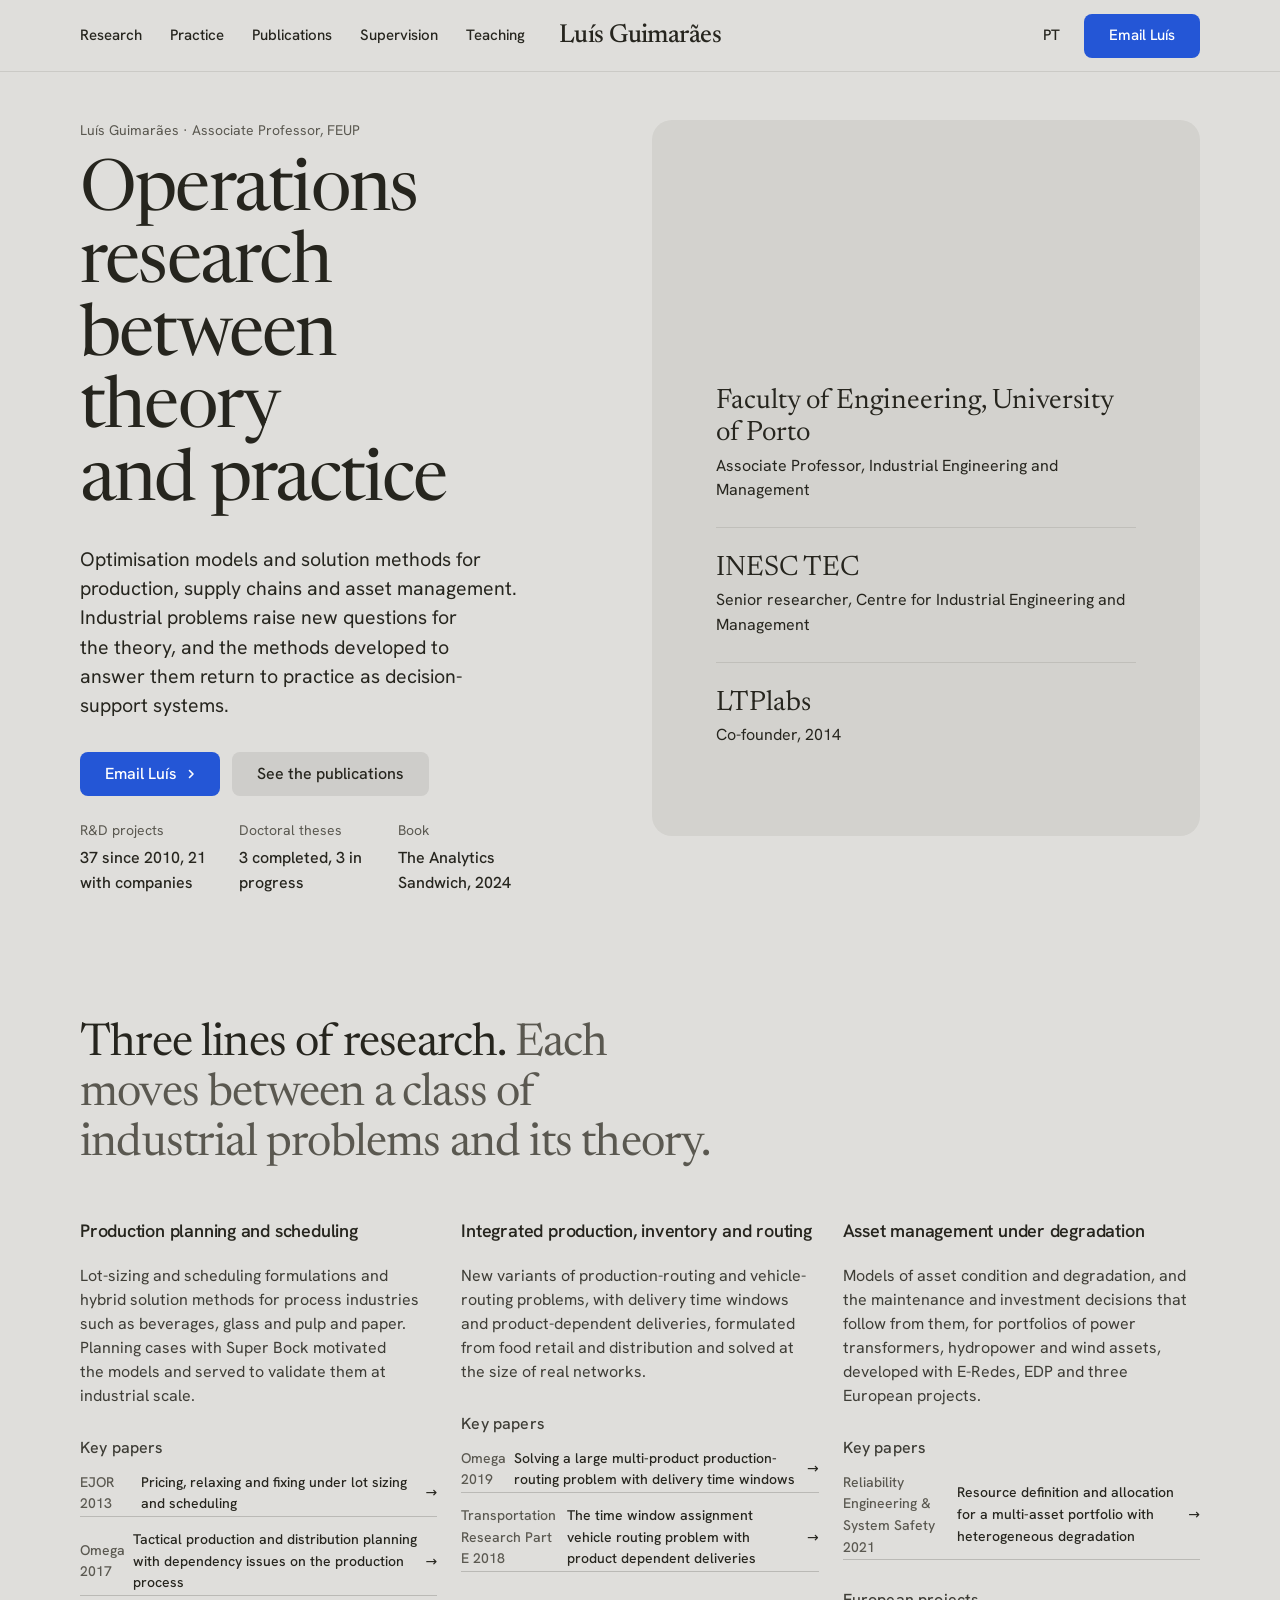
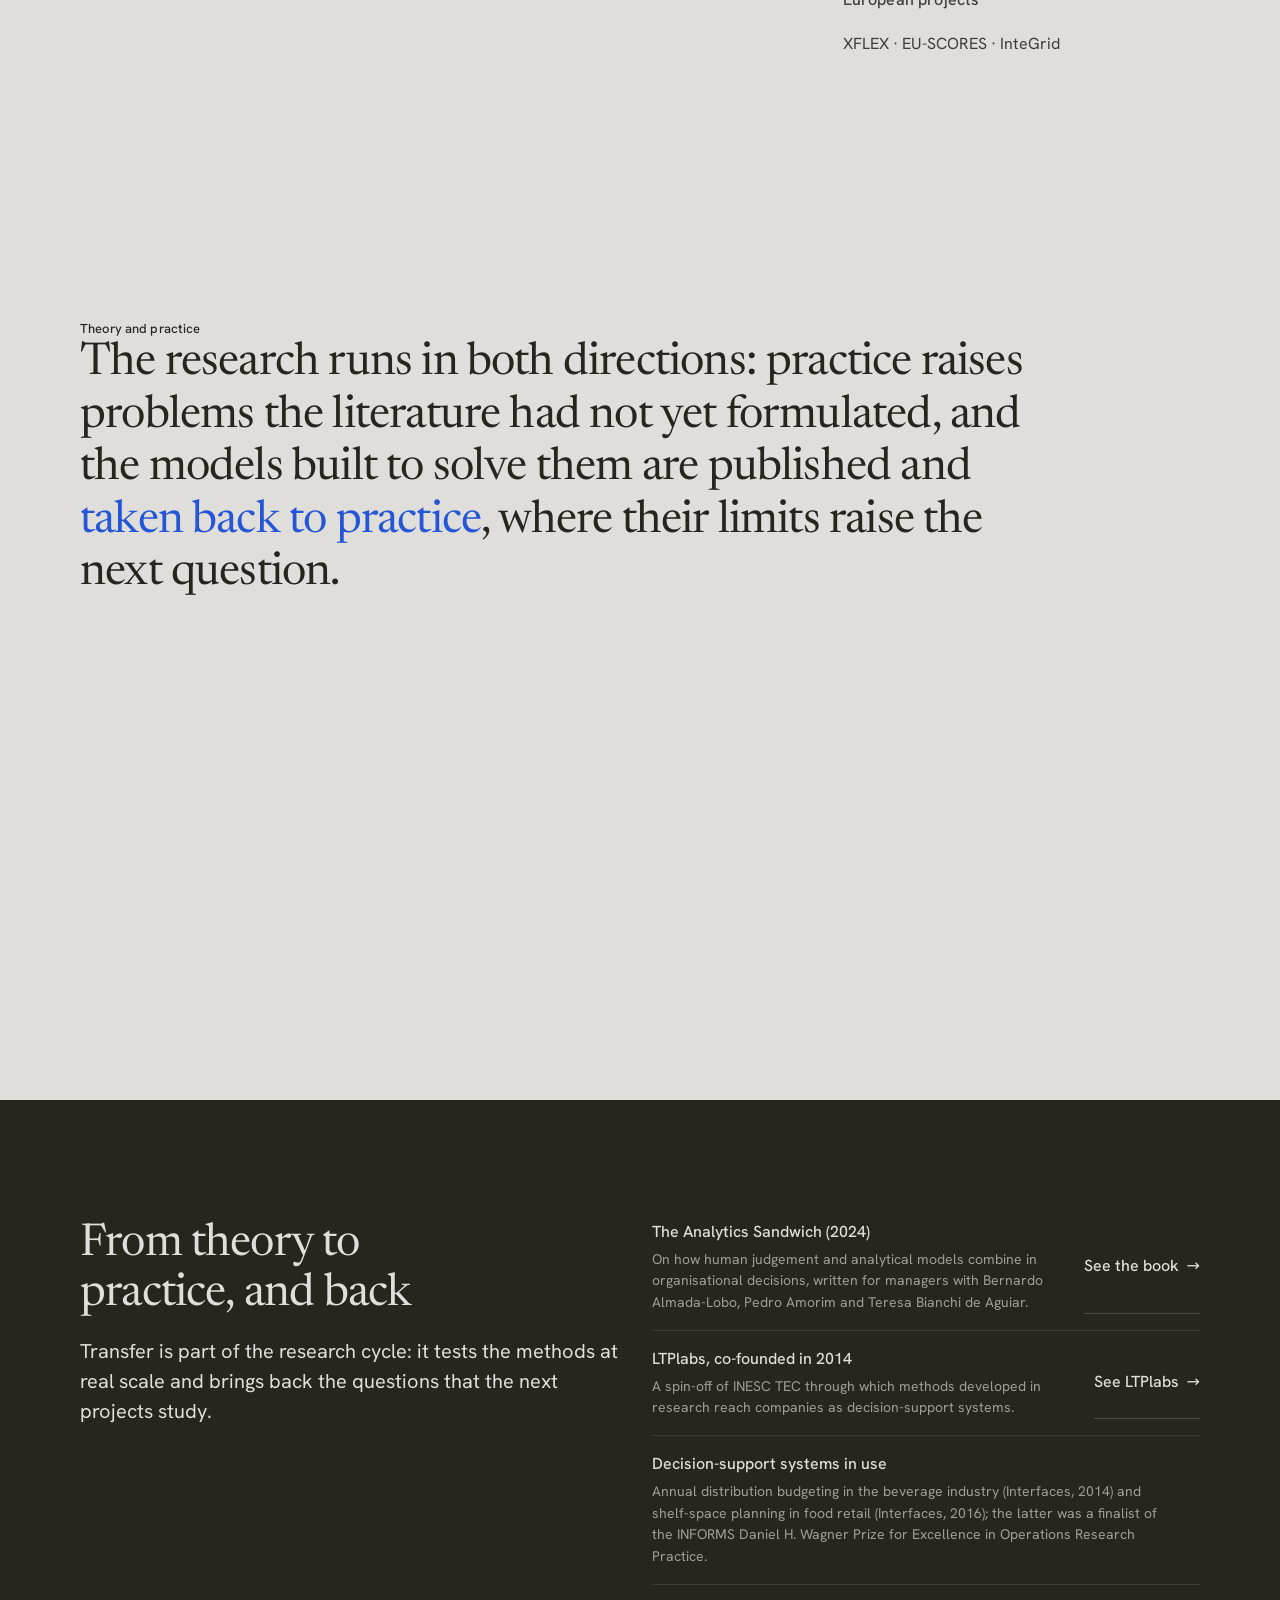
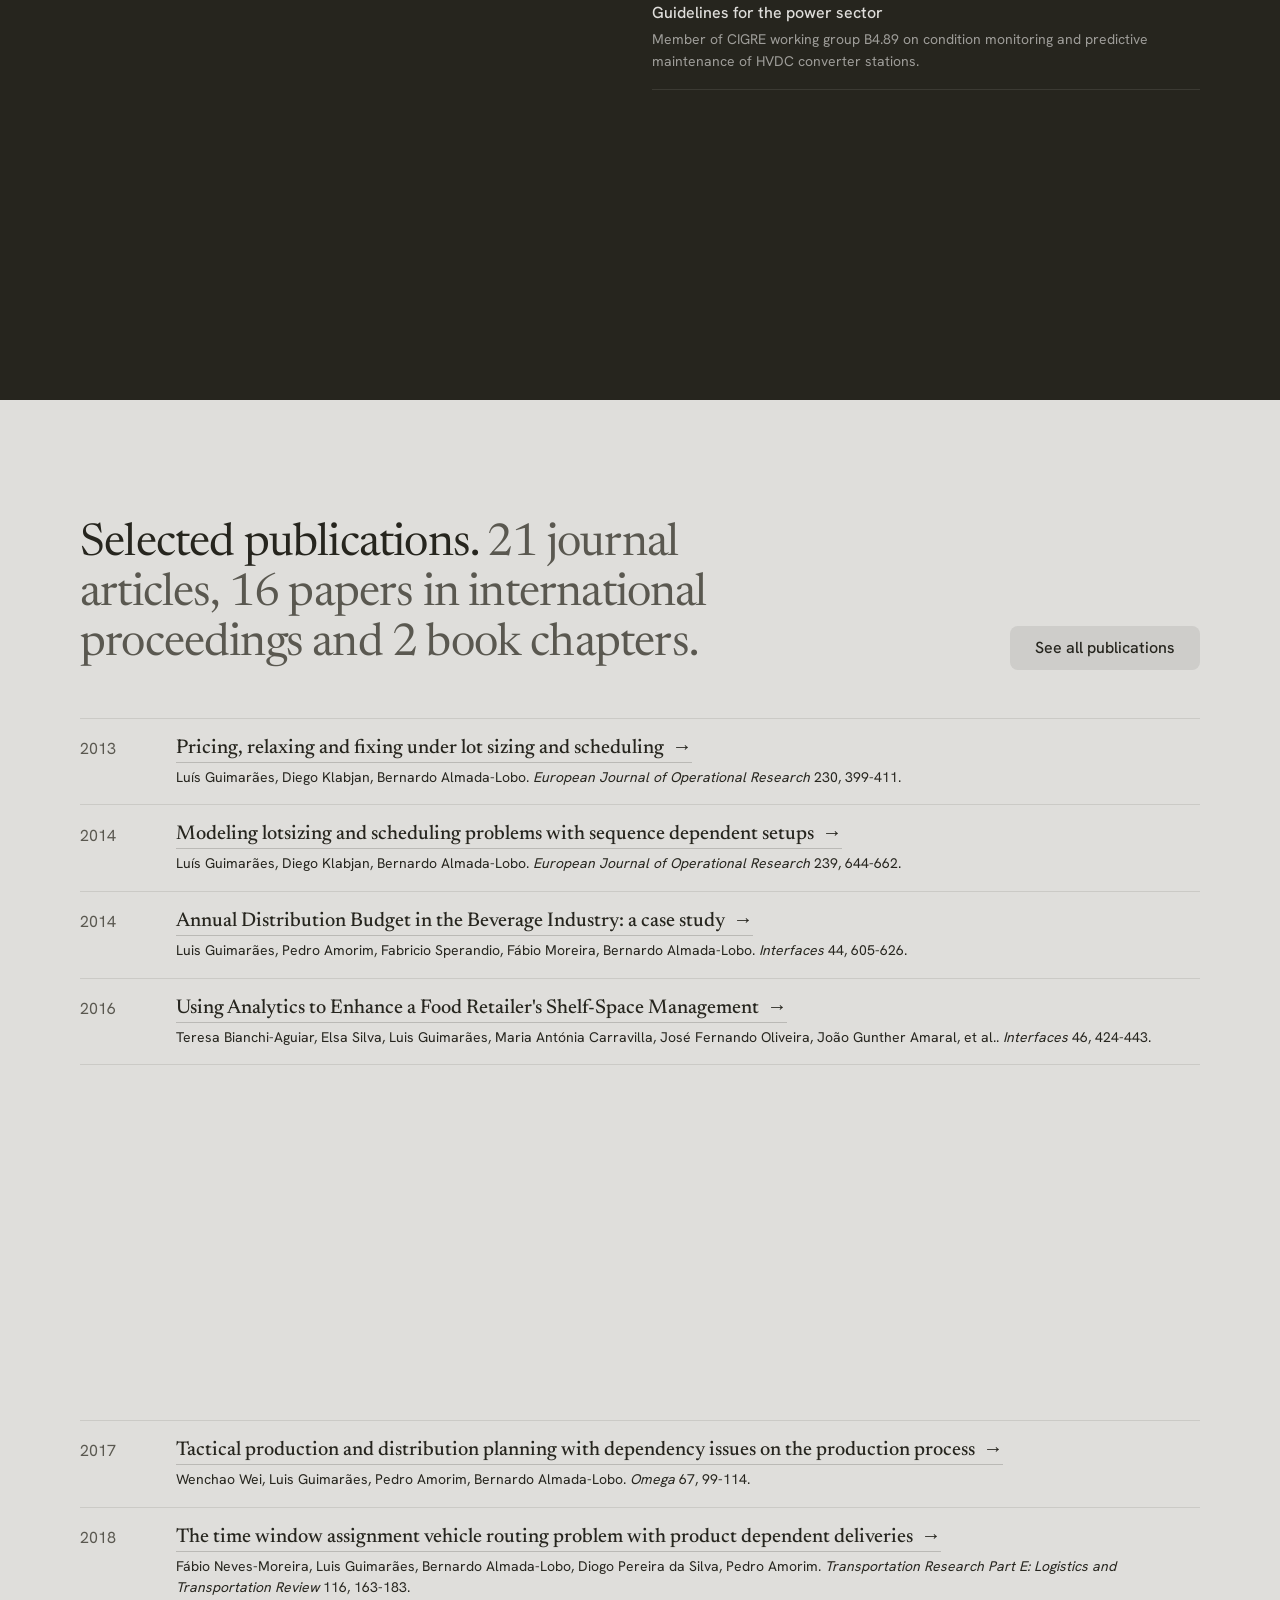
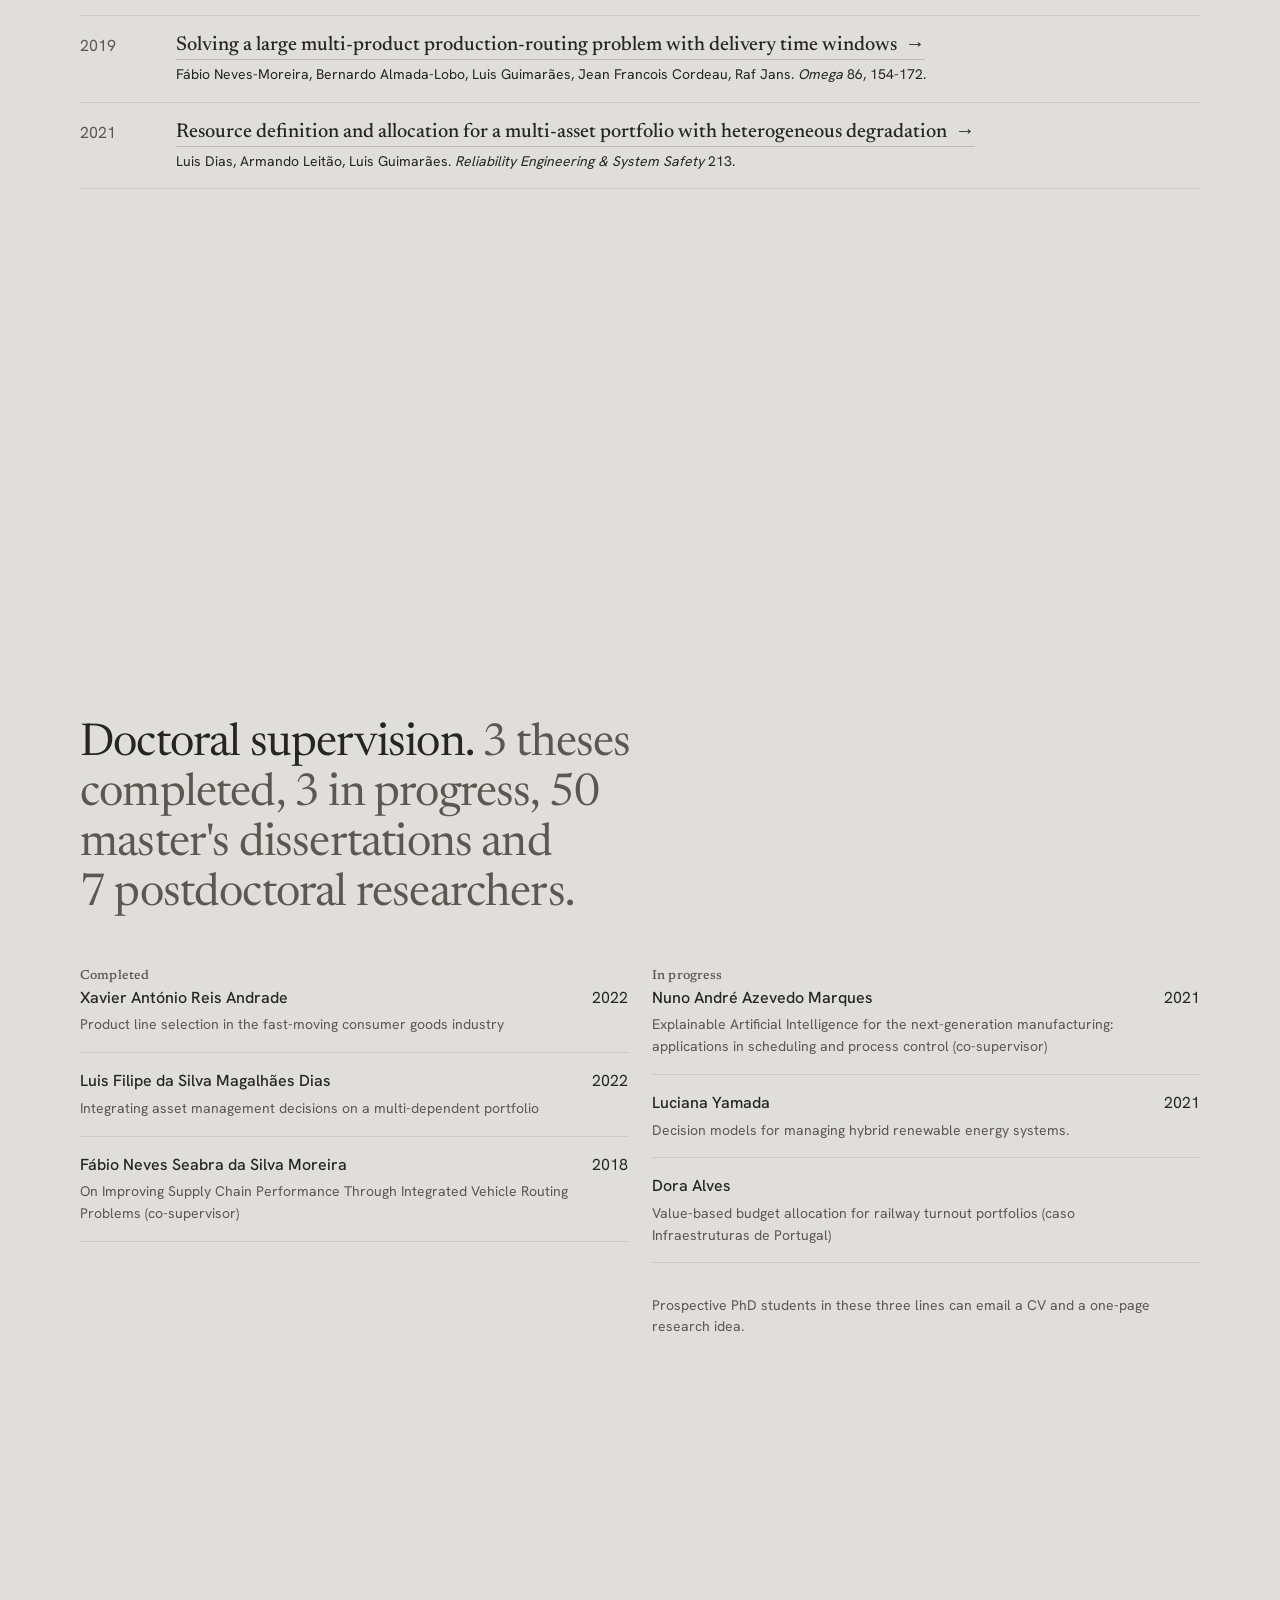
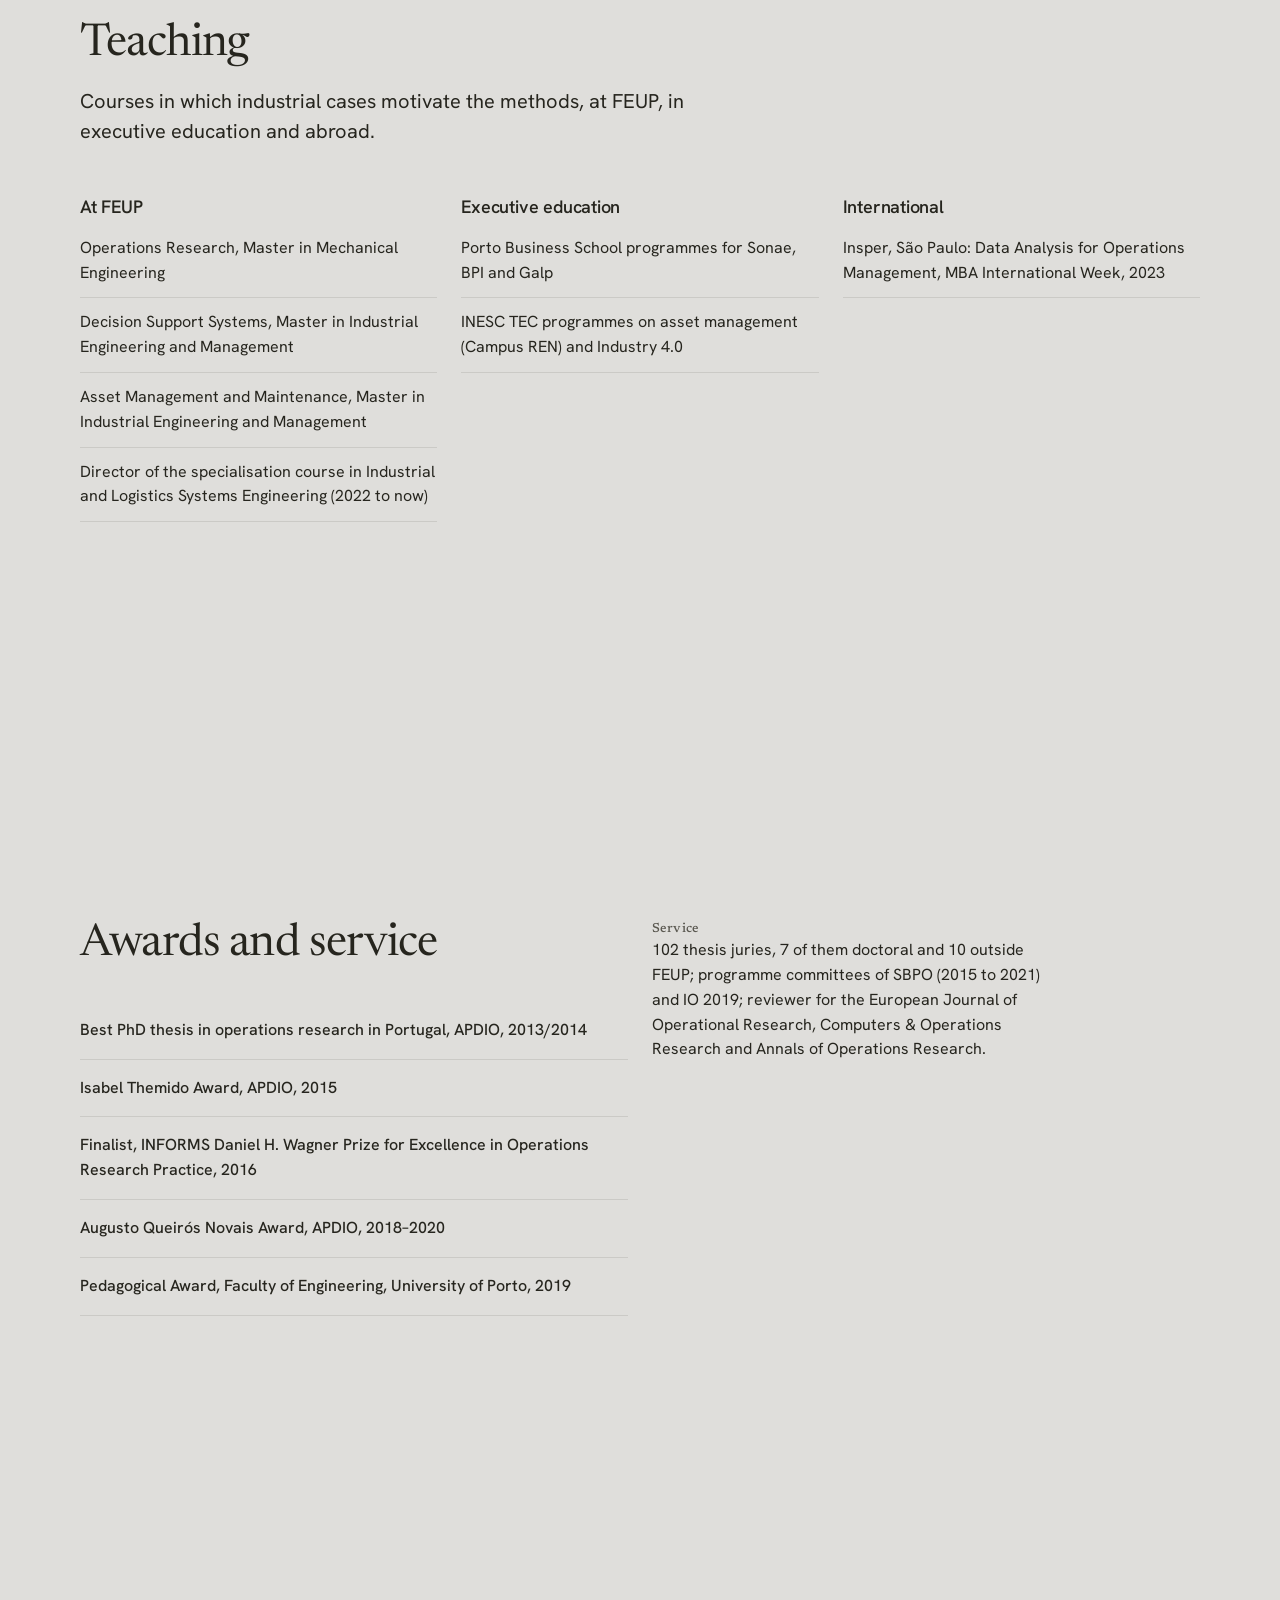
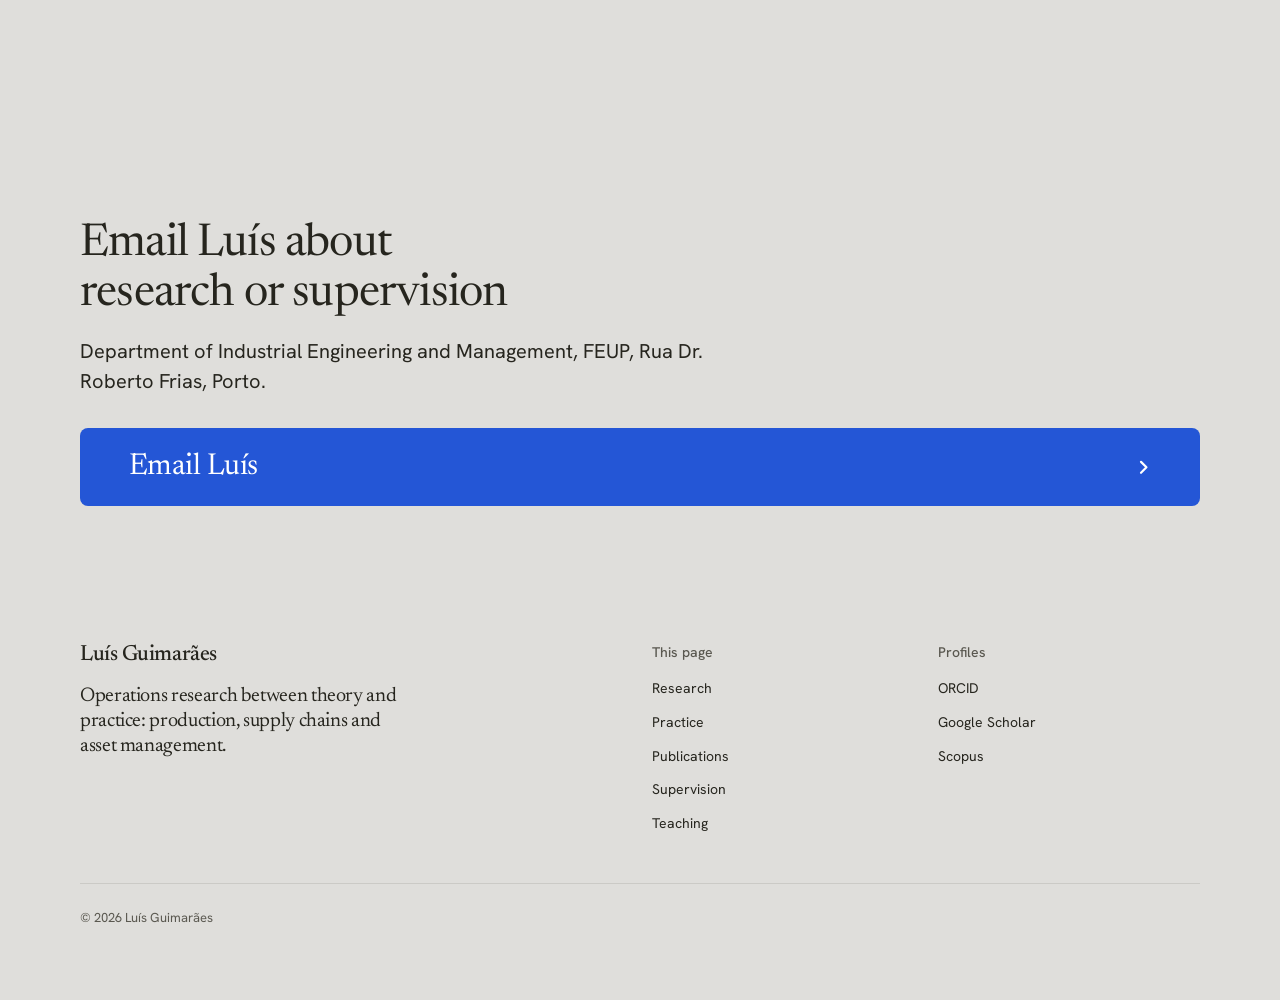
<file: index.html>
<!doctype html>
<html lang="en" data-type="service" data-radius="soft" data-buttons="tonal" data-motion>
<head>
<meta charset="utf-8">
<meta name="viewport" content="width=device-width, initial-scale=1, viewport-fit=cover">
<title>Luís Guimarães: operations research between theory and practice, FEUP</title>
<meta name="description" content="Luís Guimarães, Associate Professor at FEUP and senior researcher at INESC TEC, works in operations research on production planning, supply chains and asset management, linking theory and practice.">
<meta property="og:type" content="profile">
<meta property="og:title" content="Luís Guimarães: operations research between theory and practice, FEUP">
<meta property="og:description" content="Optimisation models and solution methods for production, supply chains and asset management. Industrial problems raise new questions for the theory, and the methods developed to answer them return to practice as decision-support systems.">
<meta name="twitter:card" content="summary">
<link rel="icon" href="assets/favicon.svg" type="image/svg+xml">
<meta name="theme-color" content="#dfdedb">
<link rel="canonical" href="https://luis-guimaraes.github.io/">
<link rel="alternate" hreflang="en" href="https://luis-guimaraes.github.io/">
<link rel="alternate" hreflang="pt" href="https://luis-guimaraes.github.io/pt/">
<meta name="site-kind" content="other">
<meta name="page-type" content="service">
<meta name="robots" content="noindex"><link rel="stylesheet" href="assets/system.css">
<link rel="stylesheet" href="assets/ui/cards.css">
<link rel="stylesheet" href="assets/motion/motion.css">
<link rel="stylesheet" href="assets/layout/layout.css">
<style>
@font-face { font-family: "Newsreader"; src: url("assets/fonts/newsreader-latin-opsz-normal.woff2") format("woff2"); font-weight: 200 800; font-style: normal; font-display: swap; }
@font-face { font-family: "Newsreader"; src: url("assets/fonts/newsreader-latin-opsz-italic.woff2") format("woff2"); font-weight: 200 800; font-style: italic; font-display: swap; }
@font-face { font-family: "Hanken Grotesk"; src: url("assets/fonts/hanken-grotesk-latin-wght-normal.woff2") format("woff2"); font-weight: 100 900; font-style: normal; font-display: swap; }
:root {
  --p-bg: #dfdedb; --p-surface: #d3d2ce; --p-ink: #26251e; --p-muted: #5a5850;
  --p-accent: #2456d6; --p-accent-ink: #ffffff; --p-action: #2456d6; --p-action-ink: #ffffff;
  --p-inv-bg: #26251e; --p-inv-surface: #313029; --p-inv-ink: #dfdedb; --p-inv-muted: #9e9d99;
  --p-inv-accent: #dfdedb; --p-inv-accent-ink: #26251e; --p-inv-action: #dfdedb; --p-inv-action-ink: #26251e;
  --font-display: "Newsreader", Georgia, serif;
  --font-text: "Hanken Grotesk", system-ui, sans-serif;
  --display-weight: 400;
  --display-tracking: -0.018em;
  --display-tracking-xl: -0.025em;
  --ly-scale: 1.06;
}
</style>
<link rel="stylesheet" href="assets/site.css">
<script>document.documentElement.classList.add('m-enter');setTimeout(()=>document.documentElement.classList.add('m-enter-done'),700)</script>
<script>document.documentElement.classList.add('mo-js');setTimeout(()=>document.documentElement.classList.add('mo-safe'),2500)</script>
<link rel="modulepreload" href="assets/moments/moments.js"><link rel="modulepreload" href="assets/moments/lib.js">
<link rel="modulepreload" href="assets/moments/word-highlight/moment.js">
</head>
<body>
<!-- type: service (personal academic page)
     deal: palette stone-blueprint, type newsreader, radius soft, hero split, nav split, close type, footer columns,
     rhythm dark-band, buttons tonal, mark wordmark; moment word-highlight (statement section).
     Gerado por scripts/gerar_site.py a partir de data/ — não editar à mão. -->
<header class="nav nav--split">
  <div class="wrap nav__bar">
    <a class="skip-link" href="#top">Skip to content</a>
    <nav class="nav__links" aria-label="Main">
      <div class="nav__item"><a class="nav__link" href="#research">Research</a></div>
      <div class="nav__item"><a class="nav__link" href="#practice">Practice</a></div>
      <div class="nav__item"><a class="nav__link" href="#publications">Publications</a></div>
      <div class="nav__item"><a class="nav__link" href="#supervision">Supervision</a></div>
      <div class="nav__item"><a class="nav__link" href="#teaching">Teaching</a></div>
    </nav>
    <a class="nav__logo" href="#top">Luís Guimarães</a>
    <div class="nav__actions">
      <a class="nav__link" href="pt/" hreflang="pt" lang="pt" aria-label="Português">PT</a>
      <a class="btn btn--primary" href="mailto:lguimaraes@fe.up.pt">Email Luís</a>
    </div>
    <button class="nav__toggle" type="button" aria-expanded="false" aria-label="Menu"><svg width="18" height="18" viewBox="0 0 18 18" aria-hidden="true"><path d="M2 5h14M2 13h14" stroke="currentColor" stroke-width="1.6" stroke-linecap="round"/></svg></button>
  </div>
</header>

<main id="top">
  <section class="hero hero--split" data-enter aria-labelledby="hero-h">
    <div class="wrap"><div class="hero-text grid hero__grid">
      <div class="hero__text span-5">
        <p class="hero__kicker">Luís Guimarães · Associate Professor, FEUP</p>
        <h1 id="hero-h">Operations research between theory and practice</h1>
        <p class="hero__lead">Optimisation models and solution methods for production, supply chains and asset management. Industrial problems raise new questions for the theory, and the methods developed to answer them return to practice as decision-support systems.</p>
        <div class="btn-row">
          <a class="btn btn--primary" href="mailto:lguimaraes@fe.up.pt">Email Luís<svg class="m-arrow" viewBox="0 0 12 12" aria-hidden="true"><path class="m-arrow__stem" d="M1 6h8"/><path class="m-arrow__head" d="M4.5 2.5 8 6l-3.5 3.5"/></svg></a>
          <a class="btn btn--secondary" href="#publications">See the publications</a>
        </div>
        <dl class="hero-facts">
<div><dt>R&amp;D projects</dt><dd>37 since 2010, 21 with companies</dd></div><div><dt>Doctoral theses</dt><dd>3 completed, 3 in progress</dd></div><div><dt>Book</dt><dd>The Analytics Sandwich, 2024</dd></div>        </dl>
      </div>
      <!-- retrato em falta: templates/web/img/retrato.jpg. Até lá, as afiliações ocupam o lugar da fotografia. -->
      <div class="hero__media hero__media--card span-6 start-7">
        <ul class="affil">
<li><span class="affil__name">Faculty of Engineering, University of Porto</span><span class="affil__role">Associate Professor, Industrial Engineering and Management</span></li><li><span class="affil__name">INESC TEC</span><span class="affil__role">Senior researcher, Centre for Industrial Engineering and Management</span></li><li><span class="affil__name">LTPlabs</span><span class="affil__role">Co-founder, 2014</span></li>        </ul>
      </div>
    </div></div>
  </section>

  <section class="section" id="research" aria-labelledby="research-h">
    <div class="wrap">
      <div class="section-head"><h2 id="research-h">Three lines of research. <span class="muted">Each moves between a class of industrial problems and its theory.</span></h2></div>
      <div class="grid grid--top">
        <article class="card card--open span-4 line-card">
          <h3>Production planning and scheduling</h3>
          <p>Lot-sizing and scheduling formulations and hybrid solution methods for process industries such as beverages, glass and pulp and paper. Planning cases with Super Bock motivated the models and served to validate them at industrial scale.</p>
          <p class="t-label muted">Key papers</p>
          <ul class="refs"><li><a class="link" href="https://doi.org/10.1016/j.ejor.2013.04.030"><span class="refs__venue">EJOR 2013</span> Pricing, relaxing and fixing under lot sizing and scheduling</a></li><li><a class="link" href="https://doi.org/10.1016/j.omega.2016.04.004"><span class="refs__venue">Omega 2017</span> Tactical production and distribution planning with dependency issues on the production process</a></li></ul>
        </article>
        <article class="card card--open span-4 line-card">
          <h3>Integrated production, inventory and routing</h3>
          <p>New variants of production-routing and vehicle-routing problems, with delivery time windows and product-dependent deliveries, formulated from food retail and distribution and solved at the size of real networks.</p>
          <p class="t-label muted">Key papers</p>
          <ul class="refs"><li><a class="link" href="https://doi.org/10.1016/j.omega.2018.07.006"><span class="refs__venue">Omega 2019</span> Solving a large multi-product production-routing problem with delivery time windows</a></li><li><a class="link" href="https://doi.org/10.1016/j.tre.2018.03.004"><span class="refs__venue">Transportation Research Part E 2018</span> The time window assignment vehicle routing problem with product dependent deliveries</a></li></ul>
        </article>
        <article class="card card--open span-4 line-card">
          <h3>Asset management under degradation</h3>
          <p>Models of asset condition and degradation, and the maintenance and investment decisions that follow from them, for portfolios of power transformers, hydropower and wind assets, developed with E-Redes, EDP and three European projects.</p>
          <p class="t-label muted">Key papers</p>
          <ul class="refs"><li><a class="link" href="https://doi.org/10.1016/j.ress.2021.107768"><span class="refs__venue">Reliability Engineering &amp; System Safety 2021</span> Resource definition and allocation for a multi-asset portfolio with heterogeneous degradation</a></li></ul>
<p class="t-label muted">European projects</p>
          <p class="t-small">XFLEX · EU-SCORES · InteGrid</p>        </article>
      </div>
    </div>
  </section>

  <section class="section statement" id="statement" data-moment="word-highlight" aria-label="Theory and practice">
    <div class="wrap">
      <p class="t-label">Theory and practice</p>
      <p class="mo-wh__text">The research runs in both directions: practice raises problems the literature had not yet formulated, and the models built to solve them are published and <strong>taken back to practice</strong>, where their limits raise the next question.</p>
    </div>
  </section>

  <section class="section ground-inverse" id="practice" aria-labelledby="practice-h">
    <div class="wrap grid grid--top">
      <div class="span-6">
        <div class="section-head"><h2 id="practice-h">From theory to practice, and back</h2><p>Transfer is part of the research cycle: it tests the methods at real scale and brings back the questions that the next projects study.</p></div>
      </div>
      <ul class="rows span-6 start-7">
        <li><span class="rows__name">The Analytics Sandwich (2024)<small>On how human judgement and analytical models combine in organisational decisions, written for managers with Bernardo Almada-Lobo, Pedro Amorim and Teresa Bianchi de Aguiar.</small></span><a class="rows__value link" href="https://theanalyticssandwich.ltplabs.com">See the book</a></li>
        <li><span class="rows__name">LTPlabs, co-founded in 2014<small>A spin-off of INESC TEC through which methods developed in research reach companies as decision-support systems.</small></span><a class="rows__value link" href="https://ltplabs.com">See LTPlabs</a></li>
        <li><span class="rows__name">Decision-support systems in use<small>Annual distribution budgeting in the beverage industry (Interfaces, 2014) and shelf-space planning in food retail (Interfaces, 2016); the latter was a finalist of the INFORMS Daniel H. Wagner Prize for Excellence in Operations Research Practice.</small></span><span class="rows__value"></span></li>
        <li><span class="rows__name">Guidelines for the power sector<small>Member of CIGRE working group B4.89 on condition monitoring and predictive maintenance of HVDC converter stations.</small></span><span class="rows__value"></span></li>
      </ul>
    </div>
  </section>

  <section class="section g2" id="publications" aria-labelledby="pubs-h">
    <div class="wrap">
      <div class="group">
        <div class="section-head section-head--split">
          <div><h2 id="pubs-h">Selected publications. <span class="muted">21 journal articles, 16 papers in international proceedings and 2 book chapters.</span></h2>
</div>
          <a class="btn btn--secondary" href="publications.html">See all publications</a>
        </div>
        <ol class="pubs">
          <li><span class="pubs__year">2013</span><span class="pubs__body"><span class="pubs__title"><a class="link" href="https://doi.org/10.1016/j.ejor.2013.04.030">Pricing, relaxing and fixing under lot sizing and scheduling</a></span><span class="pubs__meta">Luís Guimarães, Diego Klabjan, Bernardo Almada-Lobo. <em>European Journal of Operational Research</em> 230, 399-411.</span></span></li>
          <li><span class="pubs__year">2014</span><span class="pubs__body"><span class="pubs__title"><a class="link" href="https://doi.org/10.1016/j.ejor.2014.05.018">Modeling lotsizing and scheduling problems with sequence dependent setups</a></span><span class="pubs__meta">Luís Guimarães, Diego Klabjan, Bernardo Almada-Lobo. <em>European Journal of Operational Research</em> 239, 644-662.</span></span></li>
          <li><span class="pubs__year">2014</span><span class="pubs__body"><span class="pubs__title"><a class="link" href="https://doi.org/10.1287/inte.2014.0747">Annual Distribution Budget in the Beverage Industry: a case study</a></span><span class="pubs__meta">Luis Guimarães, Pedro Amorim, Fabricio Sperandio, Fábio Moreira, Bernardo Almada-Lobo. <em>Interfaces</em> 44, 605-626.</span></span></li>
          <li><span class="pubs__year">2016</span><span class="pubs__body"><span class="pubs__title"><a class="link" href="https://doi.org/10.1287/inte.2016.0859">Using Analytics to Enhance a Food Retailer&#39;s Shelf-Space Management</a></span><span class="pubs__meta">Teresa Bianchi-Aguiar, Elsa Silva, Luis Guimarães, Maria Antónia Carravilla, José Fernando Oliveira, João Gunther Amaral, et al.. <em>Interfaces</em> 46, 424-443.</span></span></li>
        </ol>
      </div>
      <div class="group">
        <ol class="pubs">
          <li><span class="pubs__year">2017</span><span class="pubs__body"><span class="pubs__title"><a class="link" href="https://doi.org/10.1016/j.omega.2016.04.004">Tactical production and distribution planning with dependency issues on the production process</a></span><span class="pubs__meta">Wenchao Wei, Luis Guimarães, Pedro Amorim, Bernardo Almada-Lobo. <em>Omega</em> 67, 99-114.</span></span></li>
          <li><span class="pubs__year">2018</span><span class="pubs__body"><span class="pubs__title"><a class="link" href="https://doi.org/10.1016/j.tre.2018.03.004">The time window assignment vehicle routing problem with product dependent deliveries</a></span><span class="pubs__meta">Fábio Neves-Moreira, Luis Guimarães, Bernardo Almada-Lobo, Diogo Pereira da Silva, Pedro Amorim. <em>Transportation Research Part E: Logistics and Transportation Review</em> 116, 163-183.</span></span></li>
          <li><span class="pubs__year">2019</span><span class="pubs__body"><span class="pubs__title"><a class="link" href="https://doi.org/10.1016/j.omega.2018.07.006">Solving a large multi-product production-routing problem with delivery time windows</a></span><span class="pubs__meta">Fábio Neves-Moreira, Bernardo Almada-Lobo, Luis Guimarães, Jean Francois Cordeau, Raf Jans. <em>Omega</em> 86, 154-172.</span></span></li>
          <li><span class="pubs__year">2021</span><span class="pubs__body"><span class="pubs__title"><a class="link" href="https://doi.org/10.1016/j.ress.2021.107768">Resource definition and allocation for a multi-asset portfolio with heterogeneous degradation</a></span><span class="pubs__meta">Luis Dias, Armando Leitão, Luis Guimarães. <em>Reliability Engineering &amp; System Safety</em> 213.</span></span></li>
        </ol>
      </div>
    </div>
  </section>

  <section class="section" id="supervision" aria-labelledby="sup-h">
    <div class="wrap">
      <div class="section-head"><h2 id="sup-h">Doctoral supervision. <span class="muted">3 theses completed, 3 in progress, 50 master&#39;s dissertations and 7 postdoctoral researchers.</span></h2></div>
      <div class="grid grid--top">
        <div class="span-6">
          <h3 class="t-label muted">Completed</h3>
          <ul class="rows"><li><span class="rows__name">Xavier António Reis Andrade<small>Product line selection in the fast-moving consumer goods industry</small></span><span class="rows__value">2022</span></li><li><span class="rows__name">Luis Filipe da Silva Magalhães Dias<small>Integrating asset management decisions on a multi-dependent portfolio</small></span><span class="rows__value">2022</span></li><li><span class="rows__name">Fábio Neves Seabra da Silva Moreira<small>On Improving Supply Chain Performance Through Integrated Vehicle Routing Problems (co-supervisor)</small></span><span class="rows__value">2018</span></li></ul>
        </div>
        <div class="span-6">
          <h3 class="t-label muted">In progress</h3>
          <ul class="rows"><li><span class="rows__name">Nuno André Azevedo Marques<small>Explainable Artificial Intelligence for the next-generation manufacturing: applications in scheduling and process control (co-supervisor)</small></span><span class="rows__value">2021</span></li><li><span class="rows__name">Luciana Yamada<small>Decision models for managing hybrid renewable energy systems.</small></span><span class="rows__value">2021</span></li><li><span class="rows__name">Dora Alves<small>Value-based budget allocation for railway turnout portfolios (caso Infraestruturas de Portugal)</small></span><span class="rows__value"></span></li></ul>
          <p class="t-small note">Prospective PhD students in these three lines can email a CV and a one-page research idea.</p>
        </div>
      </div>
    </div>
  </section>

  <section class="section" id="teaching" aria-labelledby="teach-h">
    <div class="wrap">
      <div class="section-head"><h2 id="teach-h">Teaching</h2><p>Courses in which industrial cases motivate the methods, at FEUP, in executive education and abroad.</p></div>
      <div class="grid grid--top">
        <div class="card card--open span-4 teach-col"><h3>At FEUP</h3><ul><li>Operations Research, Master in Mechanical Engineering</li><li>Decision Support Systems, Master in Industrial Engineering and Management</li><li>Asset Management and Maintenance, Master in Industrial Engineering and Management</li><li>Director of the specialisation course in Industrial and Logistics Systems Engineering (2022 to now)</li></ul></div>
        <div class="card card--open span-4 teach-col"><h3>Executive education</h3><ul><li>Porto Business School programmes for Sonae, BPI and Galp</li><li>INESC TEC programmes on asset management (Campus REN) and Industry 4.0</li></ul></div>
        <div class="card card--open span-4 teach-col"><h3>International</h3><ul><li>Insper, São Paulo: Data Analysis for Operations Management, MBA International Week, 2023</li></ul></div>
      </div>
    </div>
  </section>

  <section class="section" id="recognition" aria-labelledby="rec-h">
    <div class="wrap grid grid--top">
      <div class="span-6">
        <div class="section-head"><h2 id="rec-h">Awards and service</h2></div>
        <ul class="rows"><li><span class="rows__name">Best PhD thesis in operations research in Portugal, APDIO, 2013/2014</span></li><li><span class="rows__name">Isabel Themido Award, APDIO, 2015</span></li><li><span class="rows__name">Finalist, INFORMS Daniel H. Wagner Prize for Excellence in Operations Research Practice, 2016</span></li><li><span class="rows__name">Augusto Queirós Novais Award, APDIO, 2018–2020</span></li><li><span class="rows__name">Pedagogical Award, Faculty of Engineering, University of Porto, 2019</span></li></ul>
      </div>
      <div class="span-6 start-7 service">
        <h3 class="t-label muted">Service</h3>
        <p>102 thesis juries, 7 of them doctoral and 10 outside FEUP; programme committees of SBPO (2015 to 2021) and IO 2019; reviewer for the European Journal of Operational Research, Computers &amp; Operations Research and Annals of Operations Research.</p>
      </div>
    </div>
  </section>
</main>

<footer class="footer closing" id="contact" aria-labelledby="close-h">
  <div class="wrap">
    <div class="closing__cta close--type">
      <div class="section-head">
        <h2 id="close-h">Email Luís about research or supervision</h2>
        <p>Department of Industrial Engineering and Management, FEUP, Rua Dr. Roberto Frias, Porto.</p>
      </div>
      <a class="btn btn--primary btn--xl btn--wide" href="mailto:lguimaraes@fe.up.pt">Email Luís<svg class="m-arrow" viewBox="0 0 12 12" aria-hidden="true"><path class="m-arrow__stem" d="M1 6h8"/><path class="m-arrow__head" d="M4.5 2.5 8 6l-3.5 3.5"/></svg></a>
    </div>
    <div class="closing__links">
      <div class="grid">
        <div class="span-6 stack-4">
          <a class="nav__logo" href="#top">Luís Guimarães</a>
          <p class="footer__lede">Operations research between theory and practice: production, supply chains and asset management.</p>
        </div>
        <div class="span-3 start-7 footer__col"><h3>This page</h3><ul>
          <li><a href="#research">Research</a></li><li><a href="#practice">Practice</a></li>
          <li><a href="#publications">Publications</a></li><li><a href="#supervision">Supervision</a></li><li><a href="#teaching">Teaching</a></li></ul></div>
        <div class="span-3 footer__col"><h3>Profiles</h3><ul>
          <li><a href="https://orcid.org/0000-0002-6293-5691">ORCID</a></li><li><a href="https://scholar.google.com/citations?user=n98JP14AAAAJ">Google Scholar</a></li><li><a href="https://www.scopus.com/authid/detail.uri?authorId=37077129000">Scopus</a></li></ul></div>
      </div>
      <div class="footer__legal"><span>&copy; 2026 Luís Guimarães</span></div>
    </div>
  </div>
</footer>
<script type="module" src="assets/system.js"></script>
<script type="module" src="assets/motion/motion.js"></script>
<script type="module" src="assets/layout/layout.js"></script>
</body>
</html>
</file>
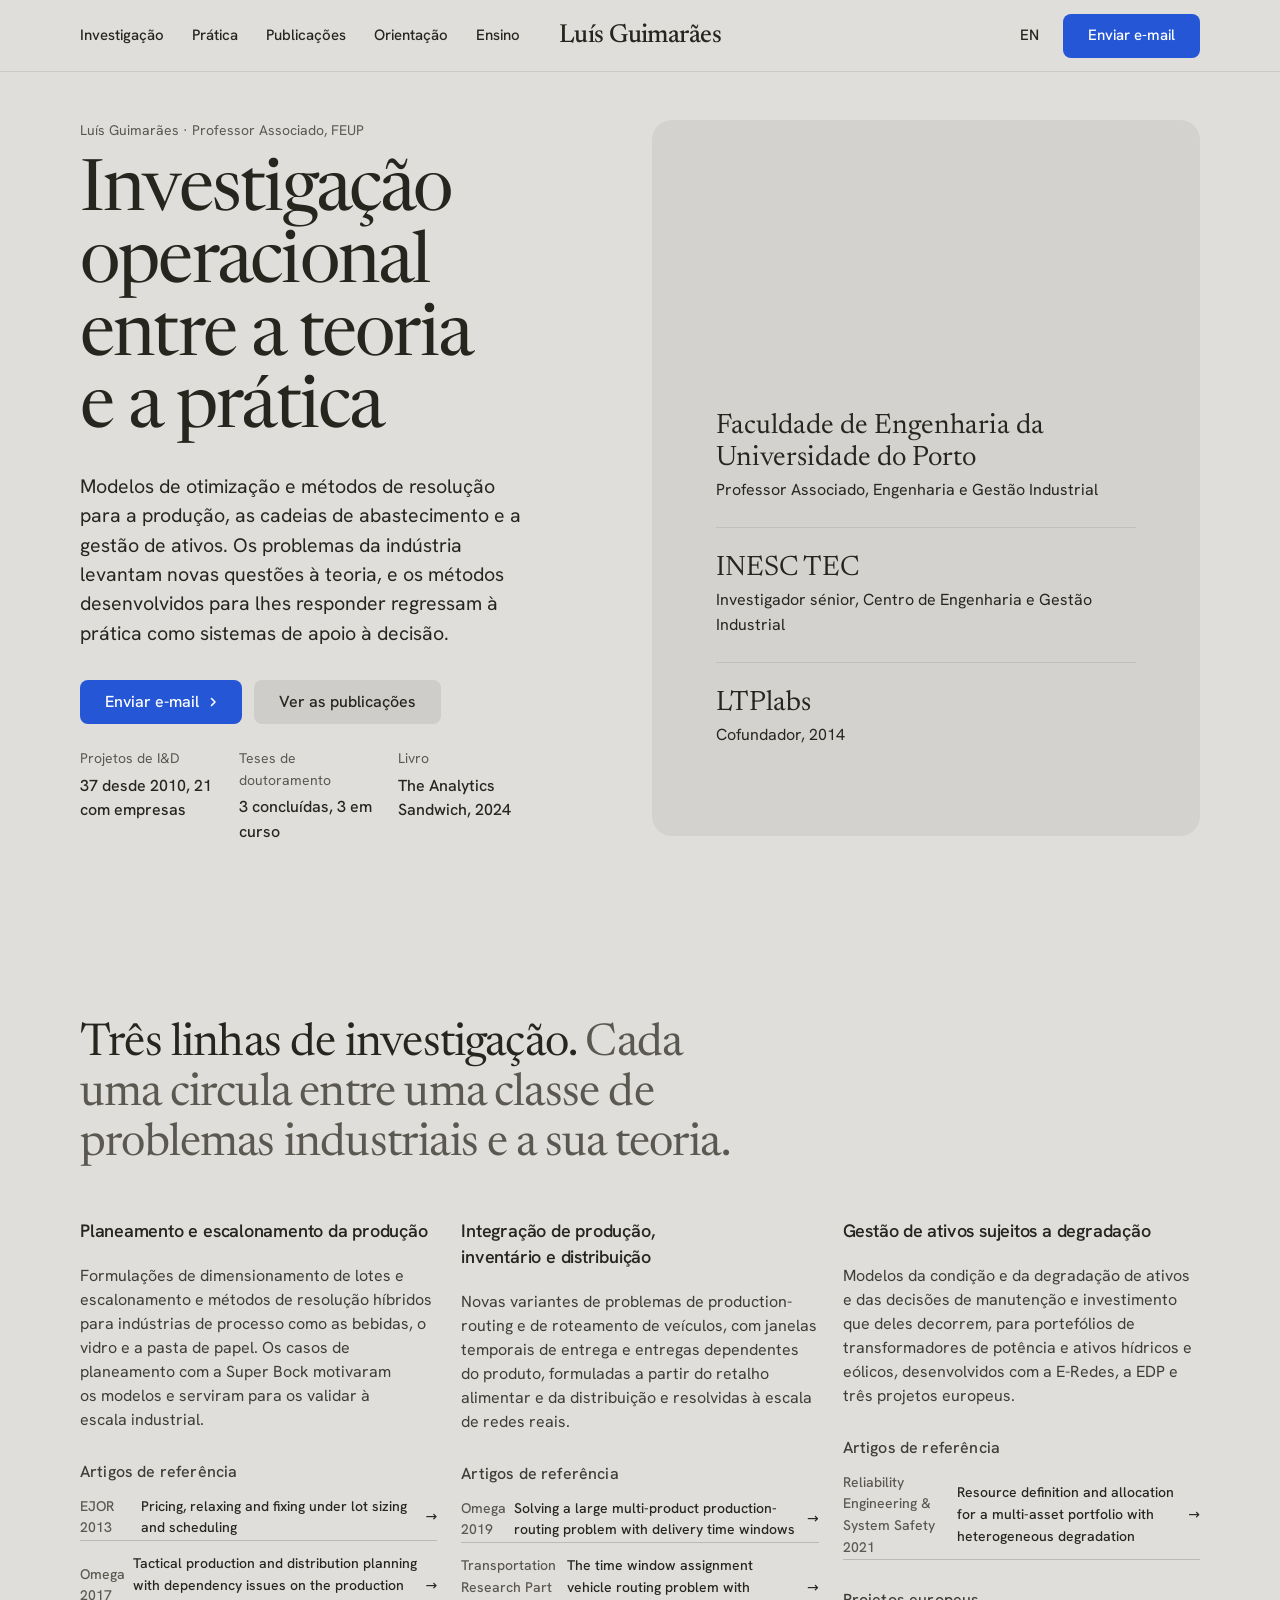
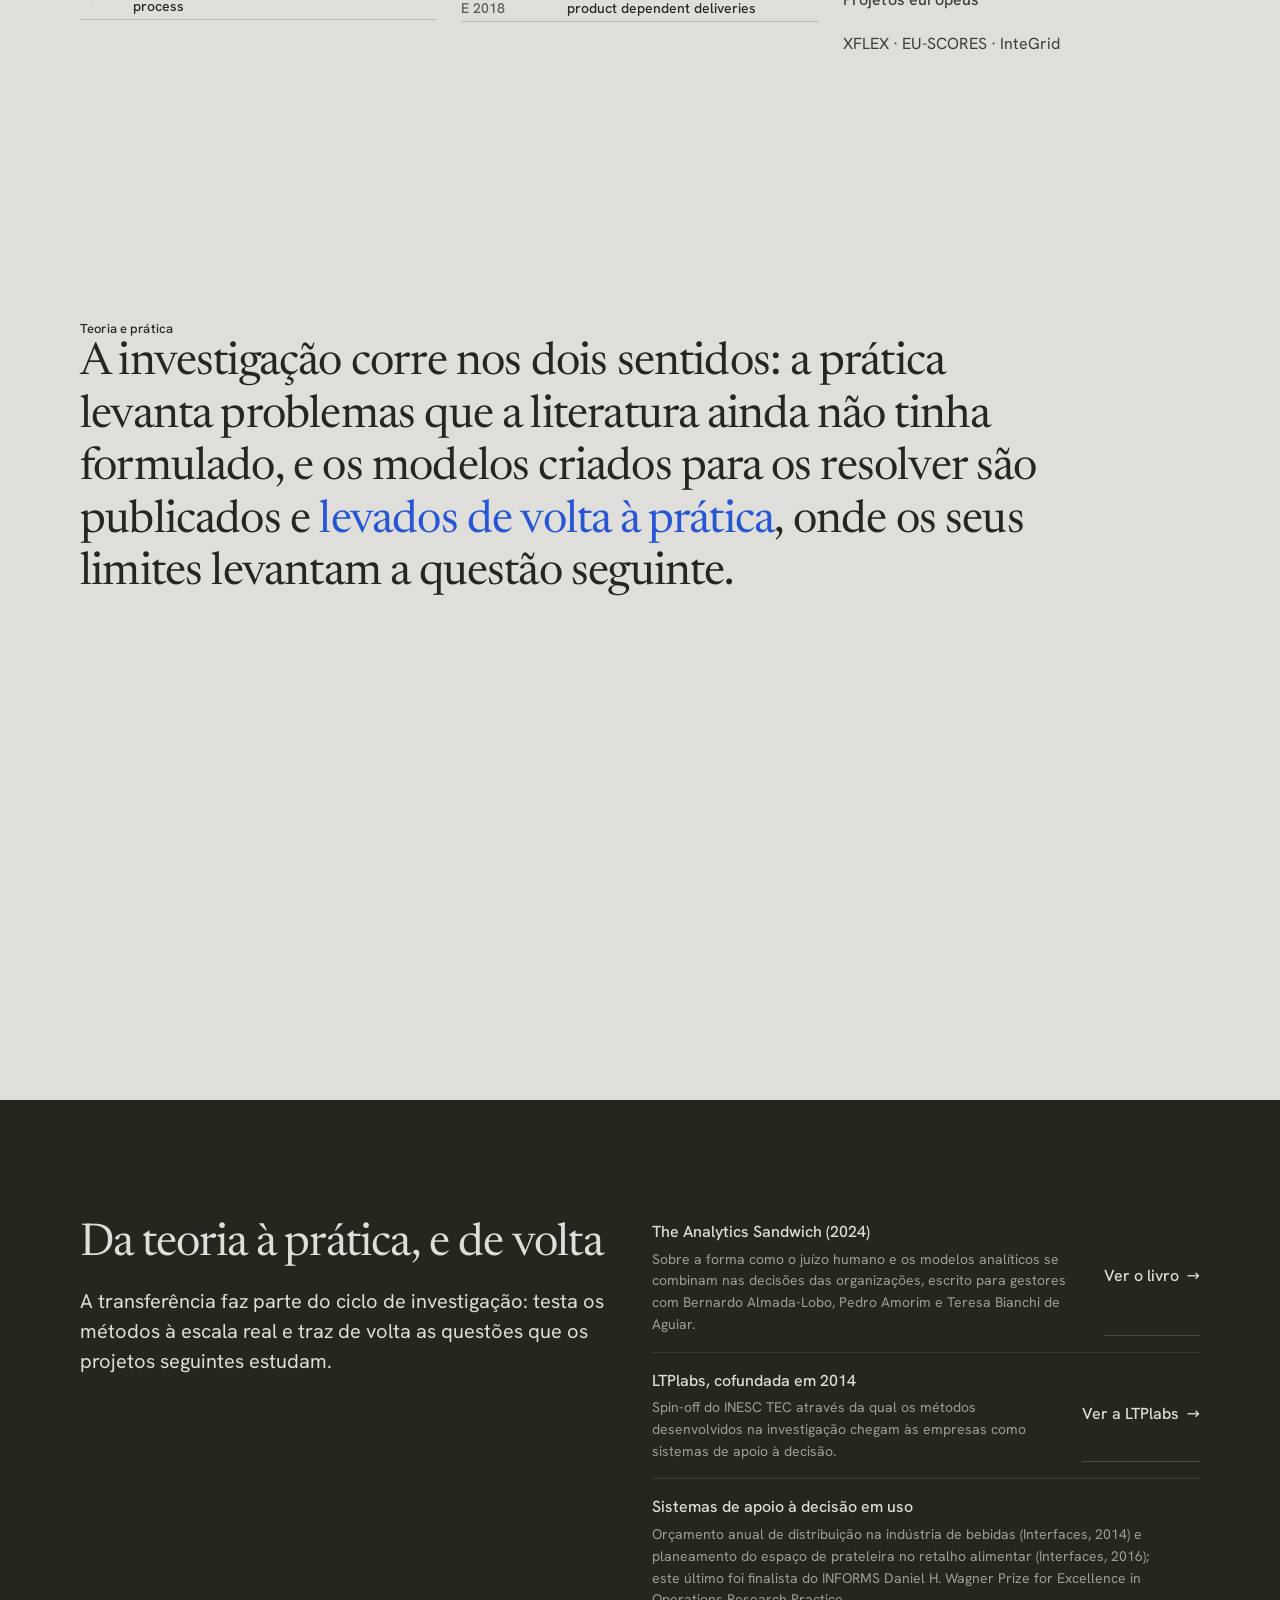
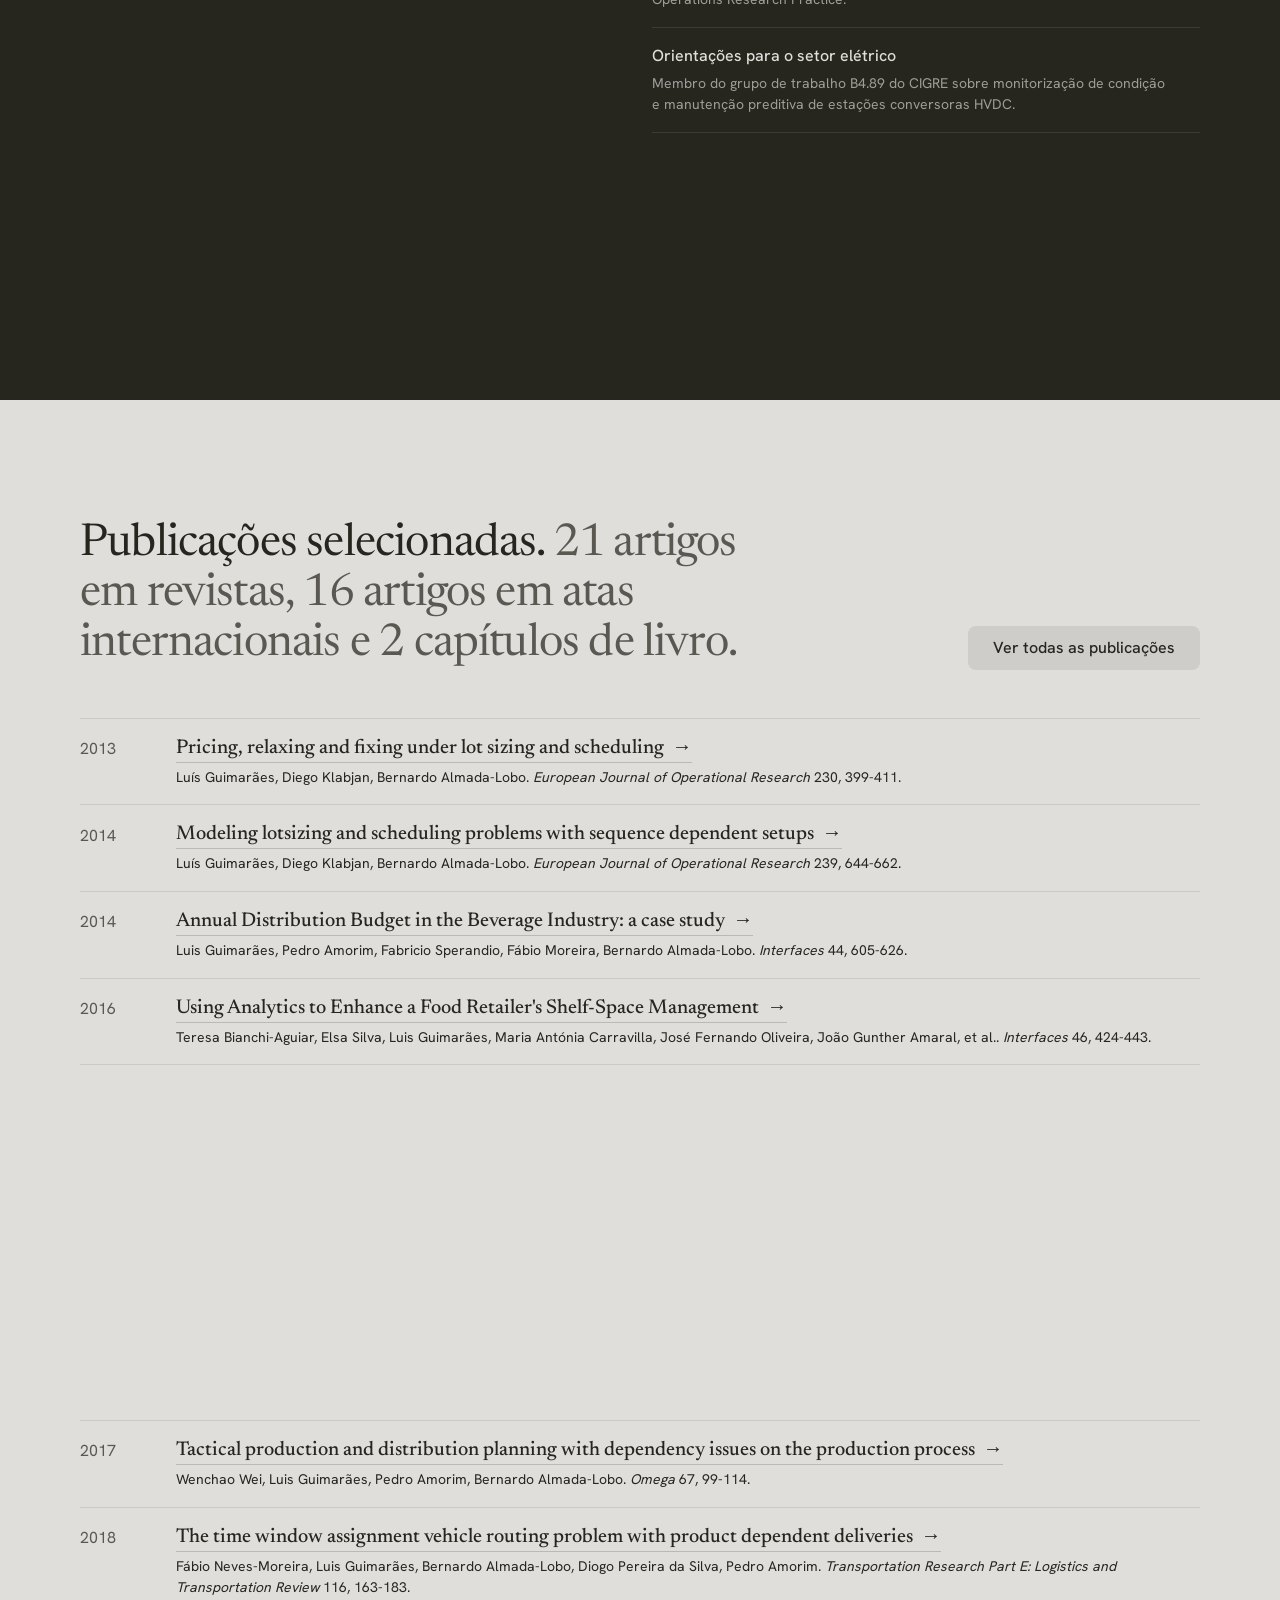
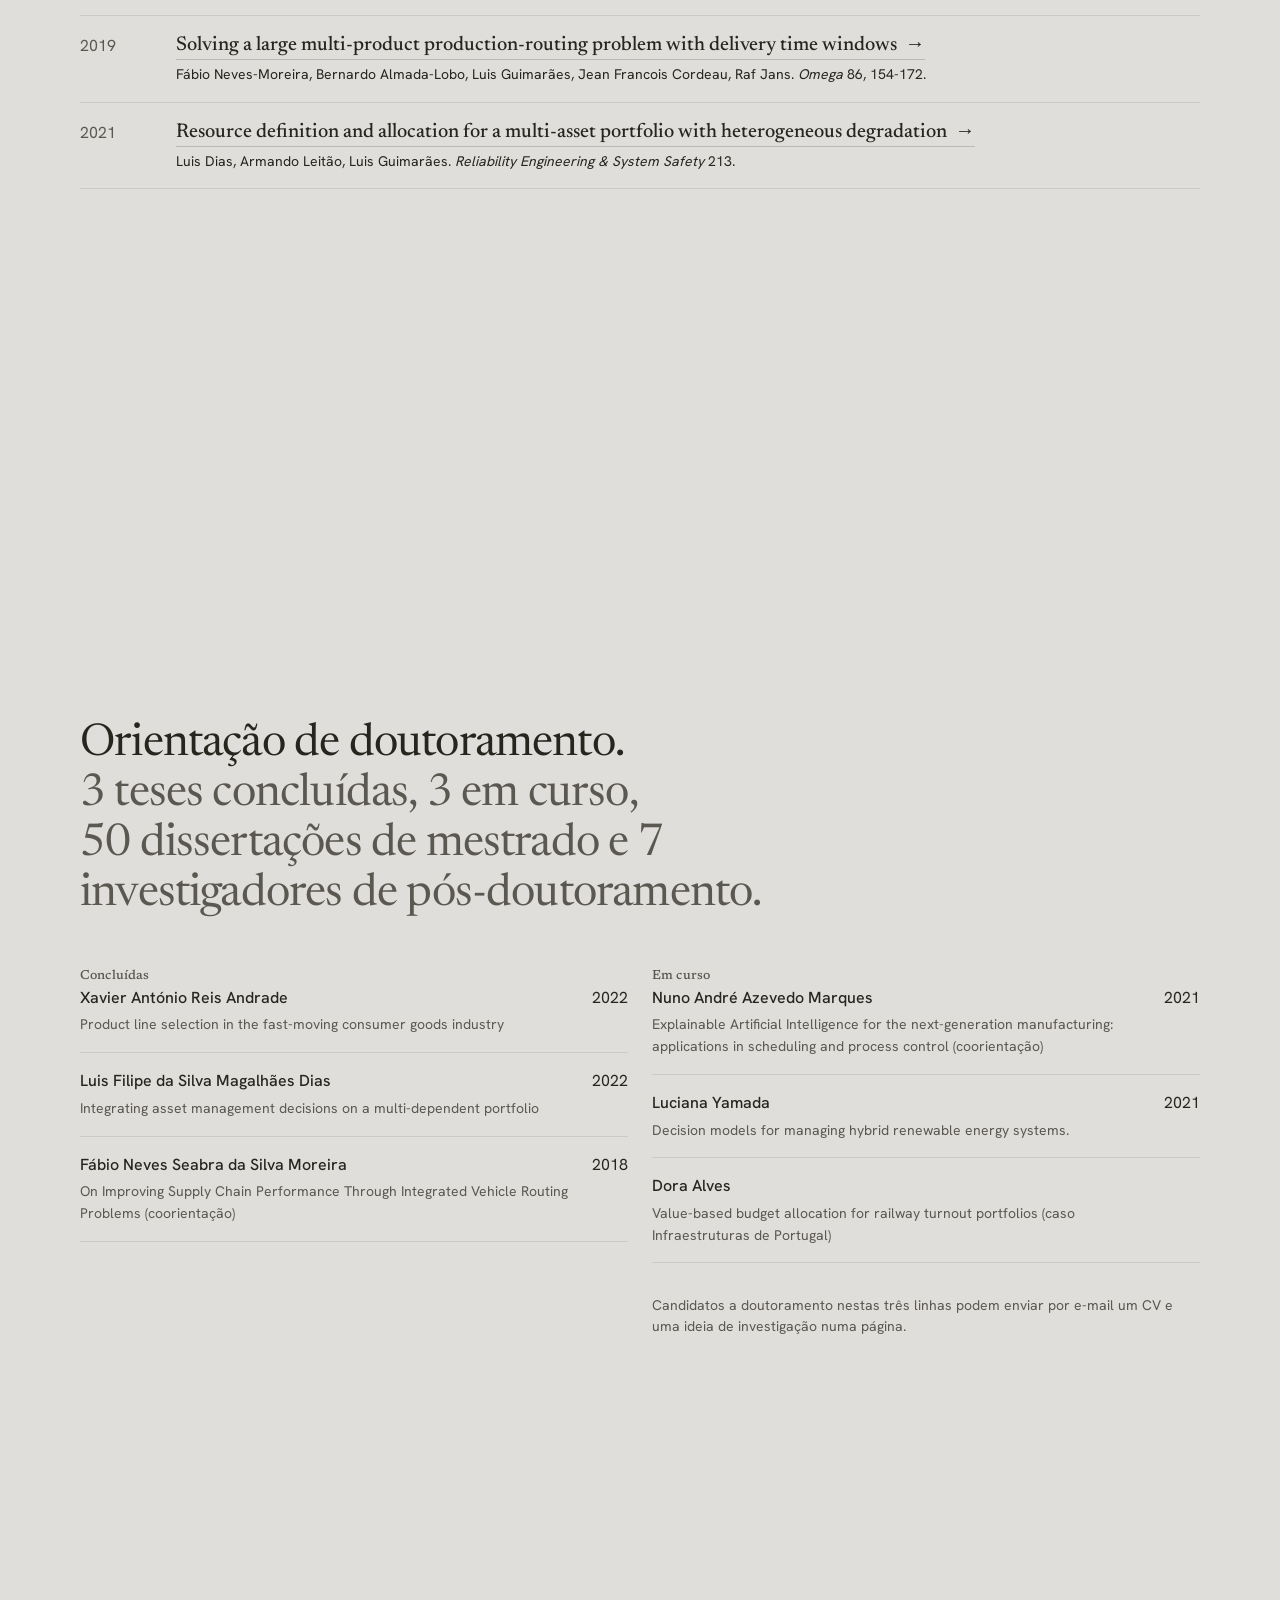
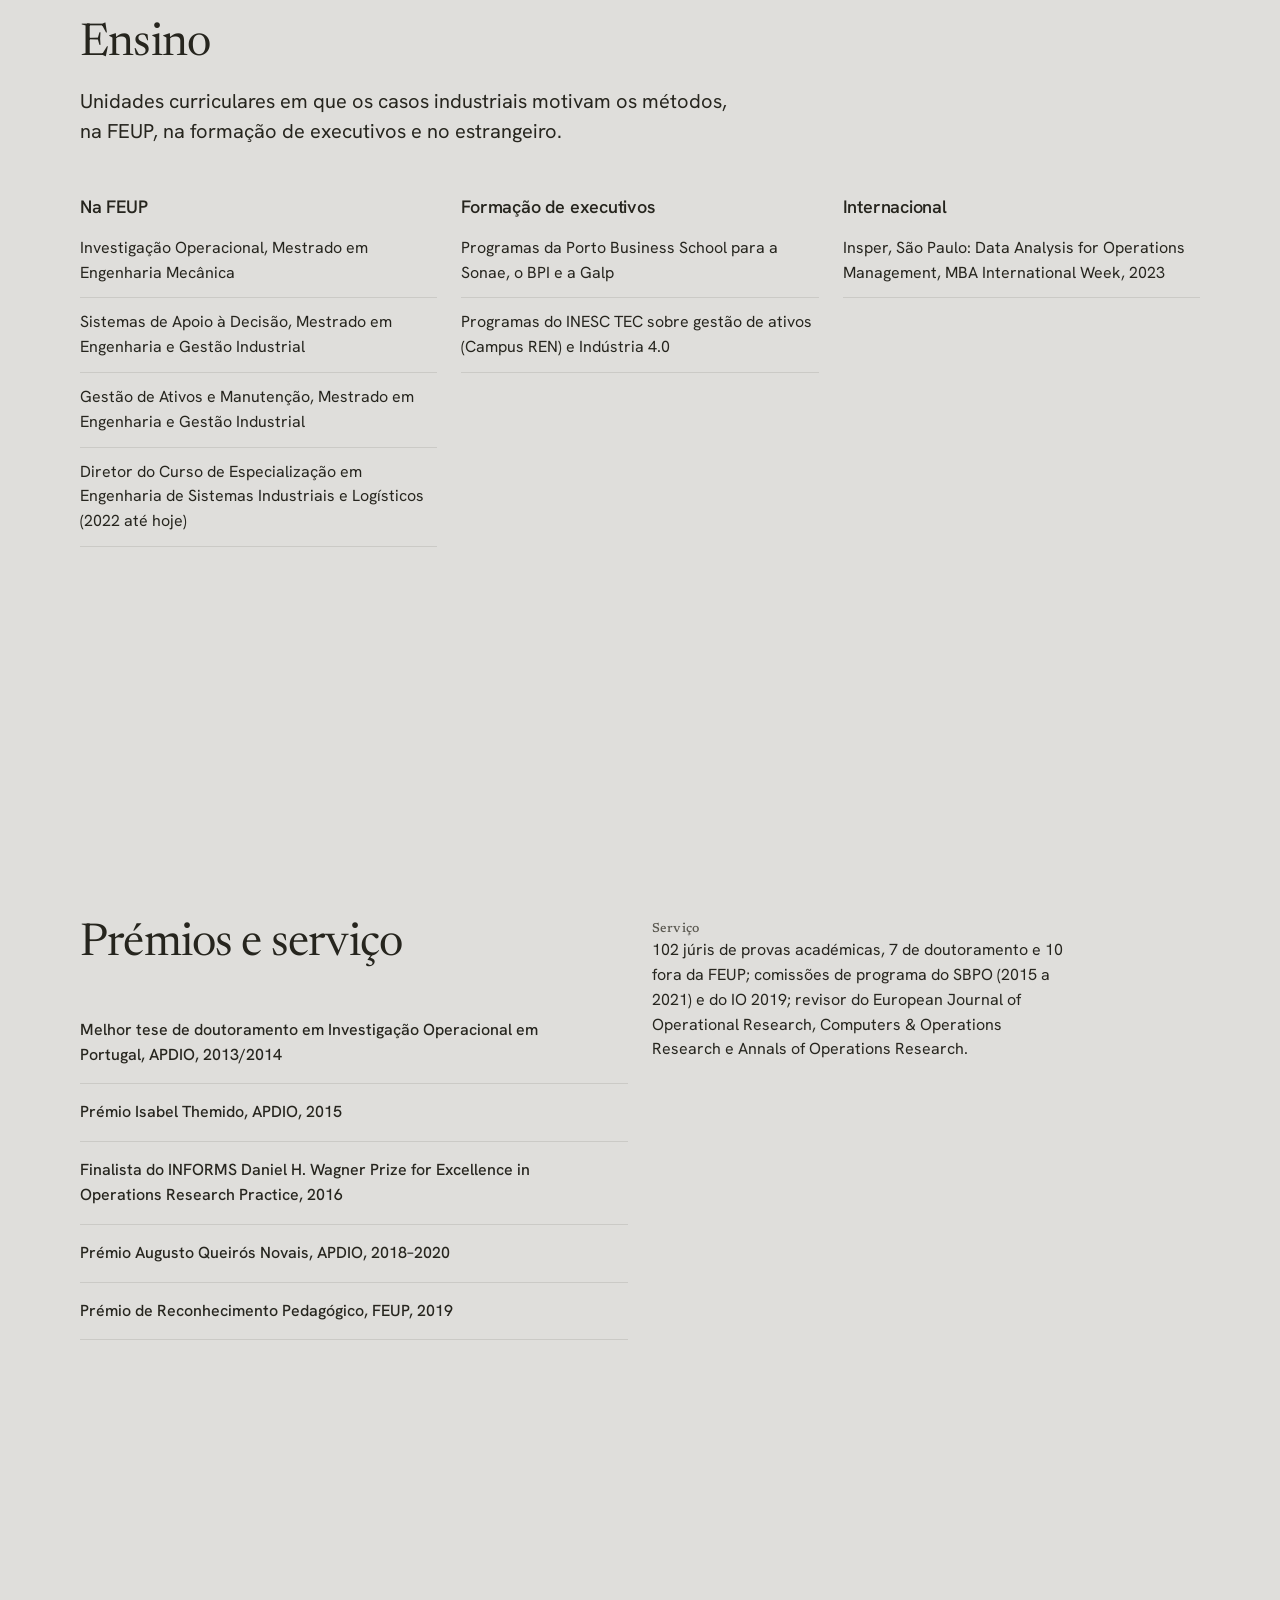
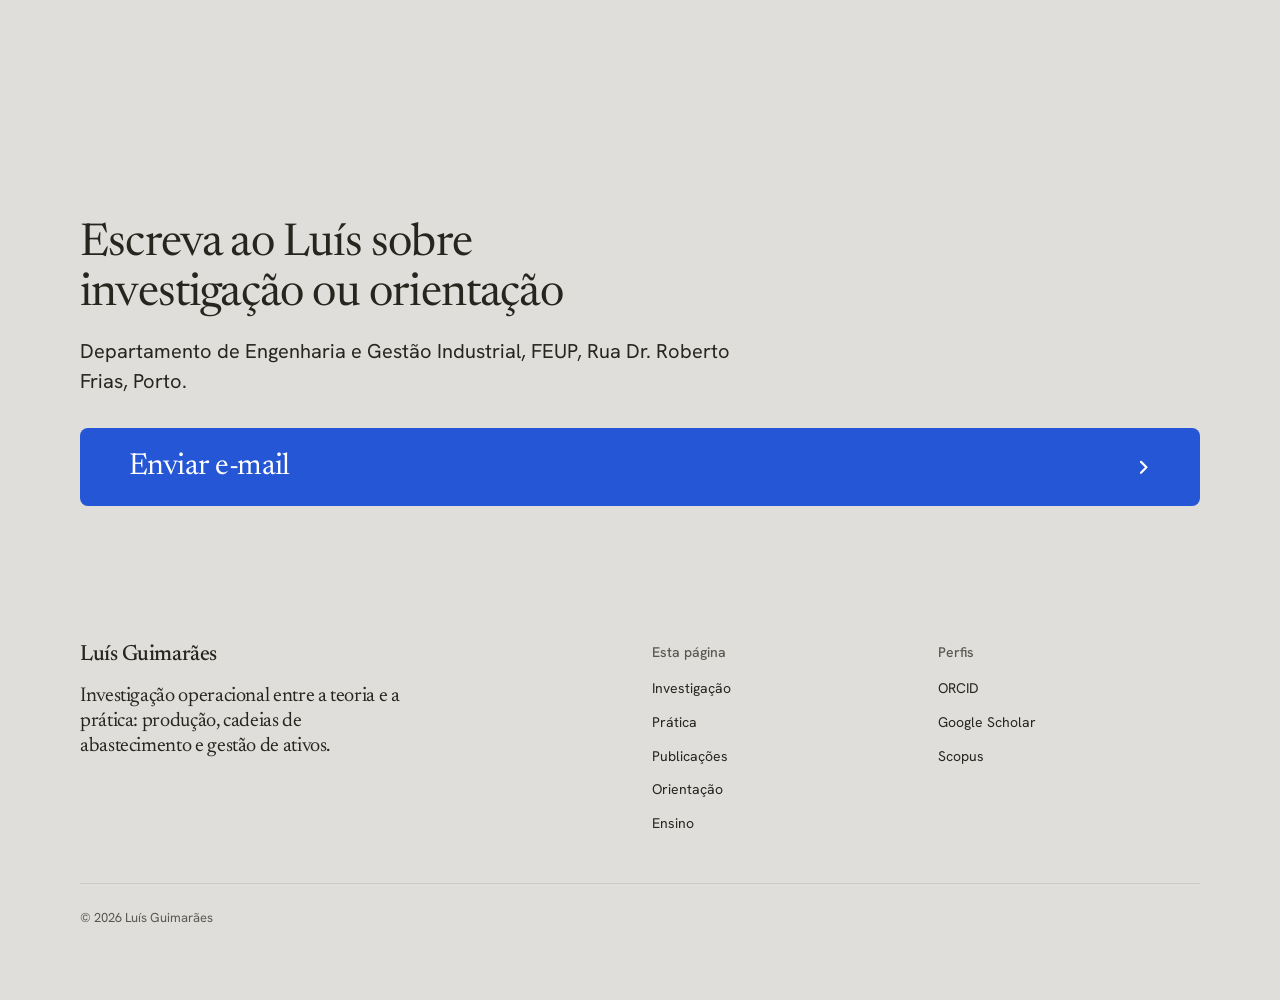
<file: pt/index.html>
<!doctype html>
<html lang="pt-PT" data-type="service" data-radius="soft" data-buttons="tonal" data-motion>
<head>
<meta charset="utf-8">
<meta name="viewport" content="width=device-width, initial-scale=1, viewport-fit=cover">
<title>Luís Guimarães: investigação operacional entre a teoria e a prática, FEUP</title>
<meta name="description" content="Luís Guimarães, Professor Associado da FEUP e investigador sénior do INESC TEC, trabalha em investigação operacional no planeamento da produção, nas cadeias de abastecimento e na gestão de ativos, ligando a teoria e a prática.">
<meta property="og:type" content="profile">
<meta property="og:title" content="Luís Guimarães: investigação operacional entre a teoria e a prática, FEUP">
<meta property="og:description" content="Modelos de otimização e métodos de resolução para a produção, as cadeias de abastecimento e a gestão de ativos. Os problemas da indústria levantam novas questões à teoria, e os métodos desenvolvidos para lhes responder regressam à prática como sistemas de apoio à decisão.">
<meta name="twitter:card" content="summary">
<link rel="icon" href="../assets/favicon.svg" type="image/svg+xml">
<meta name="theme-color" content="#dfdedb">
<link rel="canonical" href="https://luis-guimaraes.github.io/pt/">
<link rel="alternate" hreflang="en" href="https://luis-guimaraes.github.io/">
<link rel="alternate" hreflang="pt" href="https://luis-guimaraes.github.io/pt/">
<meta name="site-kind" content="other">
<meta name="page-type" content="service">
<meta name="robots" content="noindex"><link rel="stylesheet" href="../assets/system.css">
<link rel="stylesheet" href="../assets/ui/cards.css">
<link rel="stylesheet" href="../assets/motion/motion.css">
<link rel="stylesheet" href="../assets/layout/layout.css">
<style>
@font-face { font-family: "Newsreader"; src: url("../assets/fonts/newsreader-latin-opsz-normal.woff2") format("woff2"); font-weight: 200 800; font-style: normal; font-display: swap; }
@font-face { font-family: "Newsreader"; src: url("../assets/fonts/newsreader-latin-opsz-italic.woff2") format("woff2"); font-weight: 200 800; font-style: italic; font-display: swap; }
@font-face { font-family: "Hanken Grotesk"; src: url("../assets/fonts/hanken-grotesk-latin-wght-normal.woff2") format("woff2"); font-weight: 100 900; font-style: normal; font-display: swap; }
:root {
  --p-bg: #dfdedb; --p-surface: #d3d2ce; --p-ink: #26251e; --p-muted: #5a5850;
  --p-accent: #2456d6; --p-accent-ink: #ffffff; --p-action: #2456d6; --p-action-ink: #ffffff;
  --p-inv-bg: #26251e; --p-inv-surface: #313029; --p-inv-ink: #dfdedb; --p-inv-muted: #9e9d99;
  --p-inv-accent: #dfdedb; --p-inv-accent-ink: #26251e; --p-inv-action: #dfdedb; --p-inv-action-ink: #26251e;
  --font-display: "Newsreader", Georgia, serif;
  --font-text: "Hanken Grotesk", system-ui, sans-serif;
  --display-weight: 400;
  --display-tracking: -0.018em;
  --display-tracking-xl: -0.025em;
  --ly-scale: 1.06;
}
</style>
<link rel="stylesheet" href="../assets/site.css">
<script>document.documentElement.classList.add('m-enter');setTimeout(()=>document.documentElement.classList.add('m-enter-done'),700)</script>
<script>document.documentElement.classList.add('mo-js');setTimeout(()=>document.documentElement.classList.add('mo-safe'),2500)</script>
<link rel="modulepreload" href="../assets/moments/moments.js"><link rel="modulepreload" href="../assets/moments/lib.js">
<link rel="modulepreload" href="../assets/moments/word-highlight/moment.js">
</head>
<body>
<!-- type: service (personal academic page)
     deal: palette stone-blueprint, type newsreader, radius soft, hero split, nav split, close type, footer columns,
     rhythm dark-band, buttons tonal, mark wordmark; moment word-highlight (statement section).
     Gerado por scripts/gerar_site.py a partir de data/ — não editar à mão. -->
<header class="nav nav--split">
  <div class="wrap nav__bar">
    <a class="skip-link" href="#top">Saltar para o conteúdo</a>
    <nav class="nav__links" aria-label="Main">
      <div class="nav__item"><a class="nav__link" href="#research">Investigação</a></div>
      <div class="nav__item"><a class="nav__link" href="#practice">Prática</a></div>
      <div class="nav__item"><a class="nav__link" href="#publications">Publicações</a></div>
      <div class="nav__item"><a class="nav__link" href="#supervision">Orientação</a></div>
      <div class="nav__item"><a class="nav__link" href="#teaching">Ensino</a></div>
    </nav>
    <a class="nav__logo" href="#top">Luís Guimarães</a>
    <div class="nav__actions">
      <a class="nav__link" href="../" hreflang="en" lang="en" aria-label="English">EN</a>
      <a class="btn btn--primary" href="mailto:lguimaraes@fe.up.pt">Enviar e-mail</a>
    </div>
    <button class="nav__toggle" type="button" aria-expanded="false" aria-label="Menu"><svg width="18" height="18" viewBox="0 0 18 18" aria-hidden="true"><path d="M2 5h14M2 13h14" stroke="currentColor" stroke-width="1.6" stroke-linecap="round"/></svg></button>
  </div>
</header>

<main id="top">
  <section class="hero hero--split" data-enter aria-labelledby="hero-h">
    <div class="wrap"><div class="hero-text grid hero__grid">
      <div class="hero__text span-5">
        <p class="hero__kicker">Luís Guimarães · Professor Associado, FEUP</p>
        <h1 id="hero-h">Investigação operacional entre a teoria e a prática</h1>
        <p class="hero__lead">Modelos de otimização e métodos de resolução para a produção, as cadeias de abastecimento e a gestão de ativos. Os problemas da indústria levantam novas questões à teoria, e os métodos desenvolvidos para lhes responder regressam à prática como sistemas de apoio à decisão.</p>
        <div class="btn-row">
          <a class="btn btn--primary" href="mailto:lguimaraes@fe.up.pt">Enviar e-mail<svg class="m-arrow" viewBox="0 0 12 12" aria-hidden="true"><path class="m-arrow__stem" d="M1 6h8"/><path class="m-arrow__head" d="M4.5 2.5 8 6l-3.5 3.5"/></svg></a>
          <a class="btn btn--secondary" href="#publications">Ver as publicações</a>
        </div>
        <dl class="hero-facts">
<div><dt>Projetos de I&amp;D</dt><dd>37 desde 2010, 21 com empresas</dd></div><div><dt>Teses de doutoramento</dt><dd>3 concluídas, 3 em curso</dd></div><div><dt>Livro</dt><dd>The Analytics Sandwich, 2024</dd></div>        </dl>
      </div>
      <!-- retrato em falta: templates/web/img/retrato.jpg. Até lá, as afiliações ocupam o lugar da fotografia. -->
      <div class="hero__media hero__media--card span-6 start-7">
        <ul class="affil">
<li><span class="affil__name">Faculdade de Engenharia da Universidade do Porto</span><span class="affil__role">Professor Associado, Engenharia e Gestão Industrial</span></li><li><span class="affil__name">INESC TEC</span><span class="affil__role">Investigador sénior, Centro de Engenharia e Gestão Industrial</span></li><li><span class="affil__name">LTPlabs</span><span class="affil__role">Cofundador, 2014</span></li>        </ul>
      </div>
    </div></div>
  </section>

  <section class="section" id="research" aria-labelledby="research-h">
    <div class="wrap">
      <div class="section-head"><h2 id="research-h">Três linhas de investigação. <span class="muted">Cada uma circula entre uma classe de problemas industriais e a sua teoria.</span></h2></div>
      <div class="grid grid--top">
        <article class="card card--open span-4 line-card">
          <h3>Planeamento e escalonamento da produção</h3>
          <p>Formulações de dimensionamento de lotes e escalonamento e métodos de resolução híbridos para indústrias de processo como as bebidas, o vidro e a pasta de papel. Os casos de planeamento com a Super Bock motivaram os modelos e serviram para os validar à escala industrial.</p>
          <p class="t-label muted">Artigos de referência</p>
          <ul class="refs"><li><a class="link" href="https://doi.org/10.1016/j.ejor.2013.04.030"><span class="refs__venue">EJOR 2013</span> Pricing, relaxing and fixing under lot sizing and scheduling</a></li><li><a class="link" href="https://doi.org/10.1016/j.omega.2016.04.004"><span class="refs__venue">Omega 2017</span> Tactical production and distribution planning with dependency issues on the production process</a></li></ul>
        </article>
        <article class="card card--open span-4 line-card">
          <h3>Integração de produção, inventário e distribuição</h3>
          <p>Novas variantes de problemas de production-routing e de roteamento de veículos, com janelas temporais de entrega e entregas dependentes do produto, formuladas a partir do retalho alimentar e da distribuição e resolvidas à escala de redes reais.</p>
          <p class="t-label muted">Artigos de referência</p>
          <ul class="refs"><li><a class="link" href="https://doi.org/10.1016/j.omega.2018.07.006"><span class="refs__venue">Omega 2019</span> Solving a large multi-product production-routing problem with delivery time windows</a></li><li><a class="link" href="https://doi.org/10.1016/j.tre.2018.03.004"><span class="refs__venue">Transportation Research Part E 2018</span> The time window assignment vehicle routing problem with product dependent deliveries</a></li></ul>
        </article>
        <article class="card card--open span-4 line-card">
          <h3>Gestão de ativos sujeitos a degradação</h3>
          <p>Modelos da condição e da degradação de ativos e das decisões de manutenção e investimento que deles decorrem, para portefólios de transformadores de potência e ativos hídricos e eólicos, desenvolvidos com a E-Redes, a EDP e três projetos europeus.</p>
          <p class="t-label muted">Artigos de referência</p>
          <ul class="refs"><li><a class="link" href="https://doi.org/10.1016/j.ress.2021.107768"><span class="refs__venue">Reliability Engineering &amp; System Safety 2021</span> Resource definition and allocation for a multi-asset portfolio with heterogeneous degradation</a></li></ul>
<p class="t-label muted">Projetos europeus</p>
          <p class="t-small">XFLEX · EU-SCORES · InteGrid</p>        </article>
      </div>
    </div>
  </section>

  <section class="section statement" id="statement" data-moment="word-highlight" aria-label="Teoria e prática">
    <div class="wrap">
      <p class="t-label">Teoria e prática</p>
      <p class="mo-wh__text">A investigação corre nos dois sentidos: a prática levanta problemas que a literatura ainda não tinha formulado, e os modelos criados para os resolver são publicados e <strong>levados de volta à prática</strong>, onde os seus limites levantam a questão seguinte.</p>
    </div>
  </section>

  <section class="section ground-inverse" id="practice" aria-labelledby="practice-h">
    <div class="wrap grid grid--top">
      <div class="span-6">
        <div class="section-head"><h2 id="practice-h">Da teoria à prática, e de volta</h2><p>A transferência faz parte do ciclo de investigação: testa os métodos à escala real e traz de volta as questões que os projetos seguintes estudam.</p></div>
      </div>
      <ul class="rows span-6 start-7">
        <li><span class="rows__name">The Analytics Sandwich (2024)<small>Sobre a forma como o juízo humano e os modelos analíticos se combinam nas decisões das organizações, escrito para gestores com Bernardo Almada-Lobo, Pedro Amorim e Teresa Bianchi de Aguiar.</small></span><a class="rows__value link" href="https://theanalyticssandwich.ltplabs.com">Ver o livro</a></li>
        <li><span class="rows__name">LTPlabs, cofundada em 2014<small>Spin-off do INESC TEC através da qual os métodos desenvolvidos na investigação chegam às empresas como sistemas de apoio à decisão.</small></span><a class="rows__value link" href="https://ltplabs.com">Ver a LTPlabs</a></li>
        <li><span class="rows__name">Sistemas de apoio à decisão em uso<small>Orçamento anual de distribuição na indústria de bebidas (Interfaces, 2014) e planeamento do espaço de prateleira no retalho alimentar (Interfaces, 2016); este último foi finalista do INFORMS Daniel H. Wagner Prize for Excellence in Operations Research Practice.</small></span><span class="rows__value"></span></li>
        <li><span class="rows__name">Orientações para o setor elétrico<small>Membro do grupo de trabalho B4.89 do CIGRE sobre monitorização de condição e manutenção preditiva de estações conversoras HVDC.</small></span><span class="rows__value"></span></li>
      </ul>
    </div>
  </section>

  <section class="section g2" id="publications" aria-labelledby="pubs-h">
    <div class="wrap">
      <div class="group">
        <div class="section-head section-head--split">
          <div><h2 id="pubs-h">Publicações selecionadas. <span class="muted">21 artigos em revistas, 16 artigos em atas internacionais e 2 capítulos de livro.</span></h2>
</div>
          <a class="btn btn--secondary" href="publicacoes.html">Ver todas as publicações</a>
        </div>
        <ol class="pubs">
          <li><span class="pubs__year">2013</span><span class="pubs__body"><span class="pubs__title"><a class="link" href="https://doi.org/10.1016/j.ejor.2013.04.030">Pricing, relaxing and fixing under lot sizing and scheduling</a></span><span class="pubs__meta">Luís Guimarães, Diego Klabjan, Bernardo Almada-Lobo. <em>European Journal of Operational Research</em> 230, 399-411.</span></span></li>
          <li><span class="pubs__year">2014</span><span class="pubs__body"><span class="pubs__title"><a class="link" href="https://doi.org/10.1016/j.ejor.2014.05.018">Modeling lotsizing and scheduling problems with sequence dependent setups</a></span><span class="pubs__meta">Luís Guimarães, Diego Klabjan, Bernardo Almada-Lobo. <em>European Journal of Operational Research</em> 239, 644-662.</span></span></li>
          <li><span class="pubs__year">2014</span><span class="pubs__body"><span class="pubs__title"><a class="link" href="https://doi.org/10.1287/inte.2014.0747">Annual Distribution Budget in the Beverage Industry: a case study</a></span><span class="pubs__meta">Luis Guimarães, Pedro Amorim, Fabricio Sperandio, Fábio Moreira, Bernardo Almada-Lobo. <em>Interfaces</em> 44, 605-626.</span></span></li>
          <li><span class="pubs__year">2016</span><span class="pubs__body"><span class="pubs__title"><a class="link" href="https://doi.org/10.1287/inte.2016.0859">Using Analytics to Enhance a Food Retailer&#39;s Shelf-Space Management</a></span><span class="pubs__meta">Teresa Bianchi-Aguiar, Elsa Silva, Luis Guimarães, Maria Antónia Carravilla, José Fernando Oliveira, João Gunther Amaral, et al.. <em>Interfaces</em> 46, 424-443.</span></span></li>
        </ol>
      </div>
      <div class="group">
        <ol class="pubs">
          <li><span class="pubs__year">2017</span><span class="pubs__body"><span class="pubs__title"><a class="link" href="https://doi.org/10.1016/j.omega.2016.04.004">Tactical production and distribution planning with dependency issues on the production process</a></span><span class="pubs__meta">Wenchao Wei, Luis Guimarães, Pedro Amorim, Bernardo Almada-Lobo. <em>Omega</em> 67, 99-114.</span></span></li>
          <li><span class="pubs__year">2018</span><span class="pubs__body"><span class="pubs__title"><a class="link" href="https://doi.org/10.1016/j.tre.2018.03.004">The time window assignment vehicle routing problem with product dependent deliveries</a></span><span class="pubs__meta">Fábio Neves-Moreira, Luis Guimarães, Bernardo Almada-Lobo, Diogo Pereira da Silva, Pedro Amorim. <em>Transportation Research Part E: Logistics and Transportation Review</em> 116, 163-183.</span></span></li>
          <li><span class="pubs__year">2019</span><span class="pubs__body"><span class="pubs__title"><a class="link" href="https://doi.org/10.1016/j.omega.2018.07.006">Solving a large multi-product production-routing problem with delivery time windows</a></span><span class="pubs__meta">Fábio Neves-Moreira, Bernardo Almada-Lobo, Luis Guimarães, Jean Francois Cordeau, Raf Jans. <em>Omega</em> 86, 154-172.</span></span></li>
          <li><span class="pubs__year">2021</span><span class="pubs__body"><span class="pubs__title"><a class="link" href="https://doi.org/10.1016/j.ress.2021.107768">Resource definition and allocation for a multi-asset portfolio with heterogeneous degradation</a></span><span class="pubs__meta">Luis Dias, Armando Leitão, Luis Guimarães. <em>Reliability Engineering &amp; System Safety</em> 213.</span></span></li>
        </ol>
      </div>
    </div>
  </section>

  <section class="section" id="supervision" aria-labelledby="sup-h">
    <div class="wrap">
      <div class="section-head"><h2 id="sup-h">Orientação de doutoramento. <span class="muted">3 teses concluídas, 3 em curso, 50 dissertações de mestrado e 7 investigadores de pós-doutoramento.</span></h2></div>
      <div class="grid grid--top">
        <div class="span-6">
          <h3 class="t-label muted">Concluídas</h3>
          <ul class="rows"><li><span class="rows__name">Xavier António Reis Andrade<small>Product line selection in the fast-moving consumer goods industry</small></span><span class="rows__value">2022</span></li><li><span class="rows__name">Luis Filipe da Silva Magalhães Dias<small>Integrating asset management decisions on a multi-dependent portfolio</small></span><span class="rows__value">2022</span></li><li><span class="rows__name">Fábio Neves Seabra da Silva Moreira<small>On Improving Supply Chain Performance Through Integrated Vehicle Routing Problems (coorientação)</small></span><span class="rows__value">2018</span></li></ul>
        </div>
        <div class="span-6">
          <h3 class="t-label muted">Em curso</h3>
          <ul class="rows"><li><span class="rows__name">Nuno André Azevedo Marques<small>Explainable Artificial Intelligence for the next-generation manufacturing: applications in scheduling and process control (coorientação)</small></span><span class="rows__value">2021</span></li><li><span class="rows__name">Luciana Yamada<small>Decision models for managing hybrid renewable energy systems.</small></span><span class="rows__value">2021</span></li><li><span class="rows__name">Dora Alves<small>Value-based budget allocation for railway turnout portfolios (caso Infraestruturas de Portugal)</small></span><span class="rows__value"></span></li></ul>
          <p class="t-small note">Candidatos a doutoramento nestas três linhas podem enviar por e-mail um CV e uma ideia de investigação numa página.</p>
        </div>
      </div>
    </div>
  </section>

  <section class="section" id="teaching" aria-labelledby="teach-h">
    <div class="wrap">
      <div class="section-head"><h2 id="teach-h">Ensino</h2><p>Unidades curriculares em que os casos industriais motivam os métodos, na FEUP, na formação de executivos e no estrangeiro.</p></div>
      <div class="grid grid--top">
        <div class="card card--open span-4 teach-col"><h3>Na FEUP</h3><ul><li>Investigação Operacional, Mestrado em Engenharia Mecânica</li><li>Sistemas de Apoio à Decisão, Mestrado em Engenharia e Gestão Industrial</li><li>Gestão de Ativos e Manutenção, Mestrado em Engenharia e Gestão Industrial</li><li>Diretor do Curso de Especialização em Engenharia de Sistemas Industriais e Logísticos (2022 até hoje)</li></ul></div>
        <div class="card card--open span-4 teach-col"><h3>Formação de executivos</h3><ul><li>Programas da Porto Business School para a Sonae, o BPI e a Galp</li><li>Programas do INESC TEC sobre gestão de ativos (Campus REN) e Indústria 4.0</li></ul></div>
        <div class="card card--open span-4 teach-col"><h3>Internacional</h3><ul><li>Insper, São Paulo: Data Analysis for Operations Management, MBA International Week, 2023</li></ul></div>
      </div>
    </div>
  </section>

  <section class="section" id="recognition" aria-labelledby="rec-h">
    <div class="wrap grid grid--top">
      <div class="span-6">
        <div class="section-head"><h2 id="rec-h">Prémios e serviço</h2></div>
        <ul class="rows"><li><span class="rows__name">Melhor tese de doutoramento em Investigação Operacional em Portugal, APDIO, 2013/2014</span></li><li><span class="rows__name">Prémio Isabel Themido, APDIO, 2015</span></li><li><span class="rows__name">Finalista do INFORMS Daniel H. Wagner Prize for Excellence in Operations Research Practice, 2016</span></li><li><span class="rows__name">Prémio Augusto Queirós Novais, APDIO, 2018–2020</span></li><li><span class="rows__name">Prémio de Reconhecimento Pedagógico, FEUP, 2019</span></li></ul>
      </div>
      <div class="span-6 start-7 service">
        <h3 class="t-label muted">Serviço</h3>
        <p>102 júris de provas académicas, 7 de doutoramento e 10 fora da FEUP; comissões de programa do SBPO (2015 a 2021) e do IO 2019; revisor do European Journal of Operational Research, Computers &amp; Operations Research e Annals of Operations Research.</p>
      </div>
    </div>
  </section>
</main>

<footer class="footer closing" id="contact" aria-labelledby="close-h">
  <div class="wrap">
    <div class="closing__cta close--type">
      <div class="section-head">
        <h2 id="close-h">Escreva ao Luís sobre investigação ou orientação</h2>
        <p>Departamento de Engenharia e Gestão Industrial, FEUP, Rua Dr. Roberto Frias, Porto.</p>
      </div>
      <a class="btn btn--primary btn--xl btn--wide" href="mailto:lguimaraes@fe.up.pt">Enviar e-mail<svg class="m-arrow" viewBox="0 0 12 12" aria-hidden="true"><path class="m-arrow__stem" d="M1 6h8"/><path class="m-arrow__head" d="M4.5 2.5 8 6l-3.5 3.5"/></svg></a>
    </div>
    <div class="closing__links">
      <div class="grid">
        <div class="span-6 stack-4">
          <a class="nav__logo" href="#top">Luís Guimarães</a>
          <p class="footer__lede">Investigação operacional entre a teoria e a prática: produção, cadeias de abastecimento e gestão de ativos.</p>
        </div>
        <div class="span-3 start-7 footer__col"><h3>Esta página</h3><ul>
          <li><a href="#research">Investigação</a></li><li><a href="#practice">Prática</a></li>
          <li><a href="#publications">Publicações</a></li><li><a href="#supervision">Orientação</a></li><li><a href="#teaching">Ensino</a></li></ul></div>
        <div class="span-3 footer__col"><h3>Perfis</h3><ul>
          <li><a href="https://orcid.org/0000-0002-6293-5691">ORCID</a></li><li><a href="https://scholar.google.com/citations?user=n98JP14AAAAJ">Google Scholar</a></li><li><a href="https://www.scopus.com/authid/detail.uri?authorId=37077129000">Scopus</a></li></ul></div>
      </div>
      <div class="footer__legal"><span>&copy; 2026 Luís Guimarães</span></div>
    </div>
  </div>
</footer>
<script type="module" src="../assets/system.js"></script>
<script type="module" src="../assets/motion/motion.js"></script>
<script type="module" src="../assets/layout/layout.js"></script>
</body>
</html>
</file>
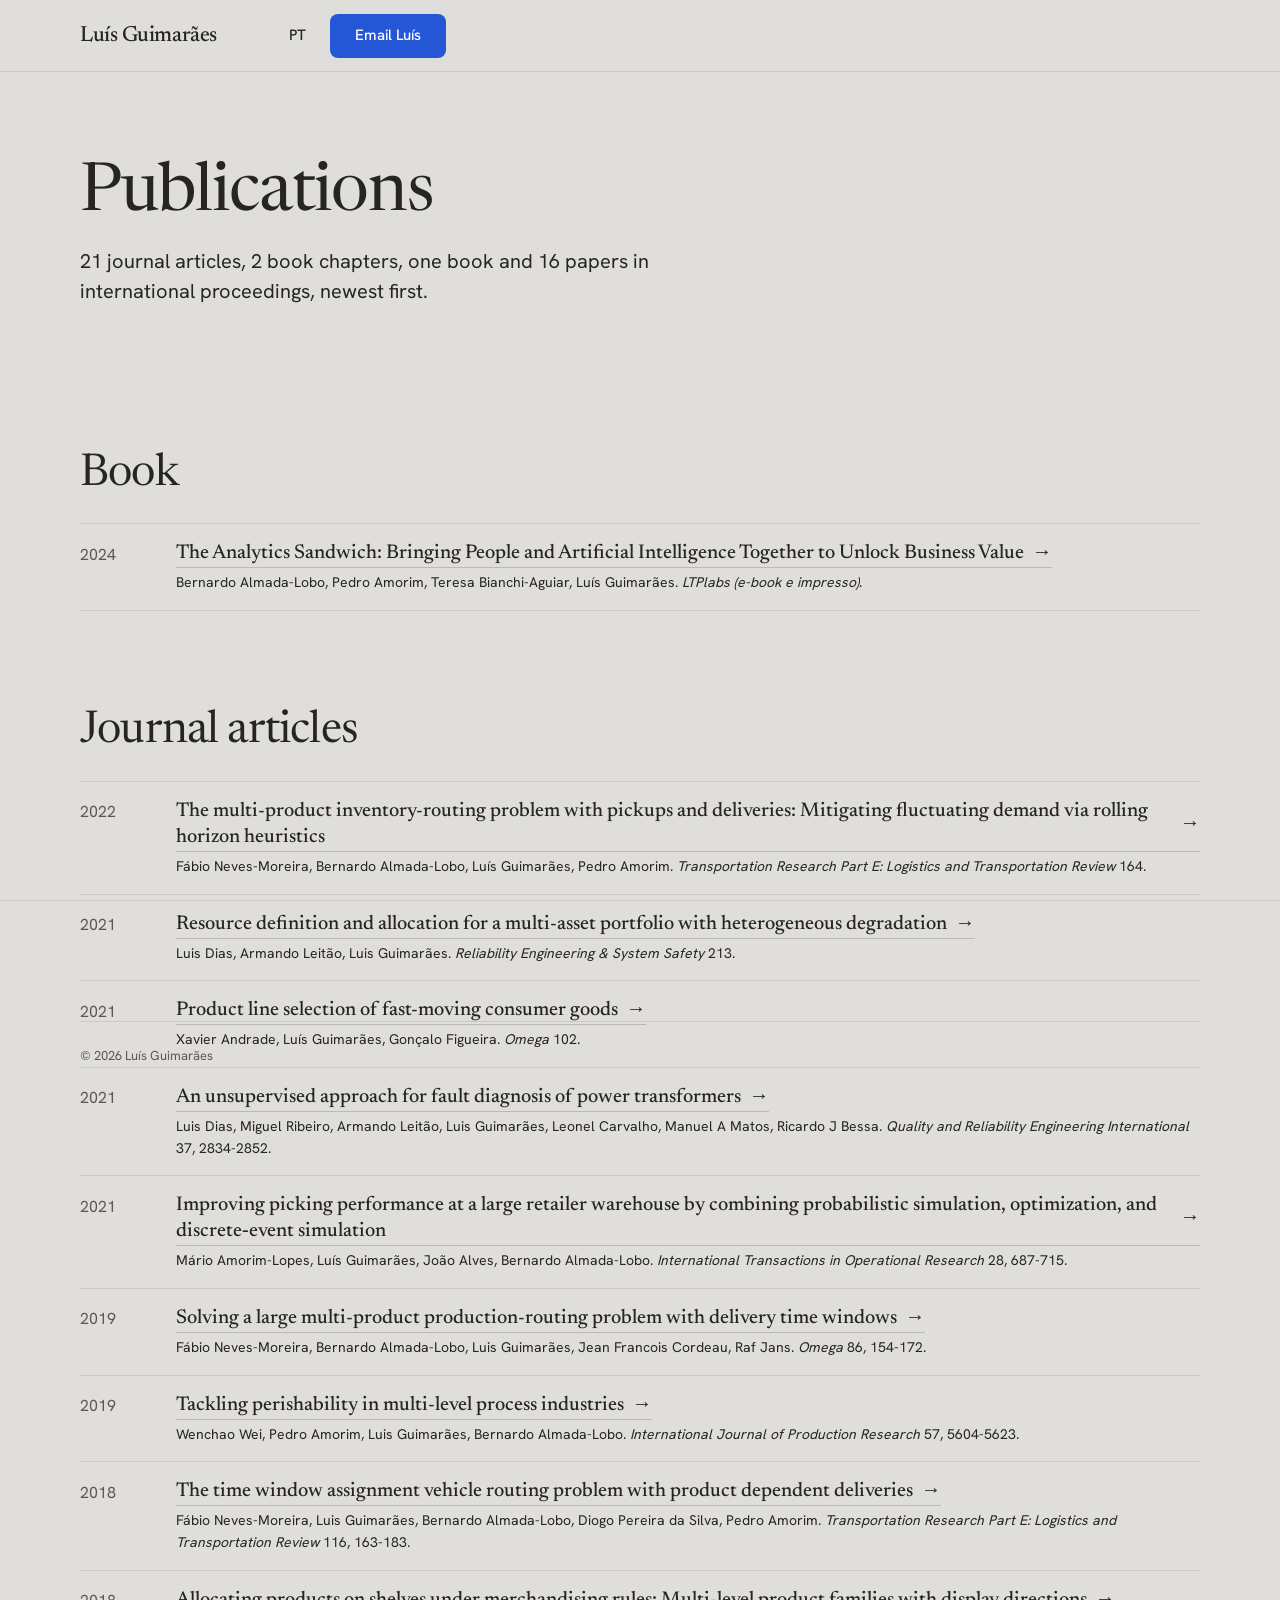
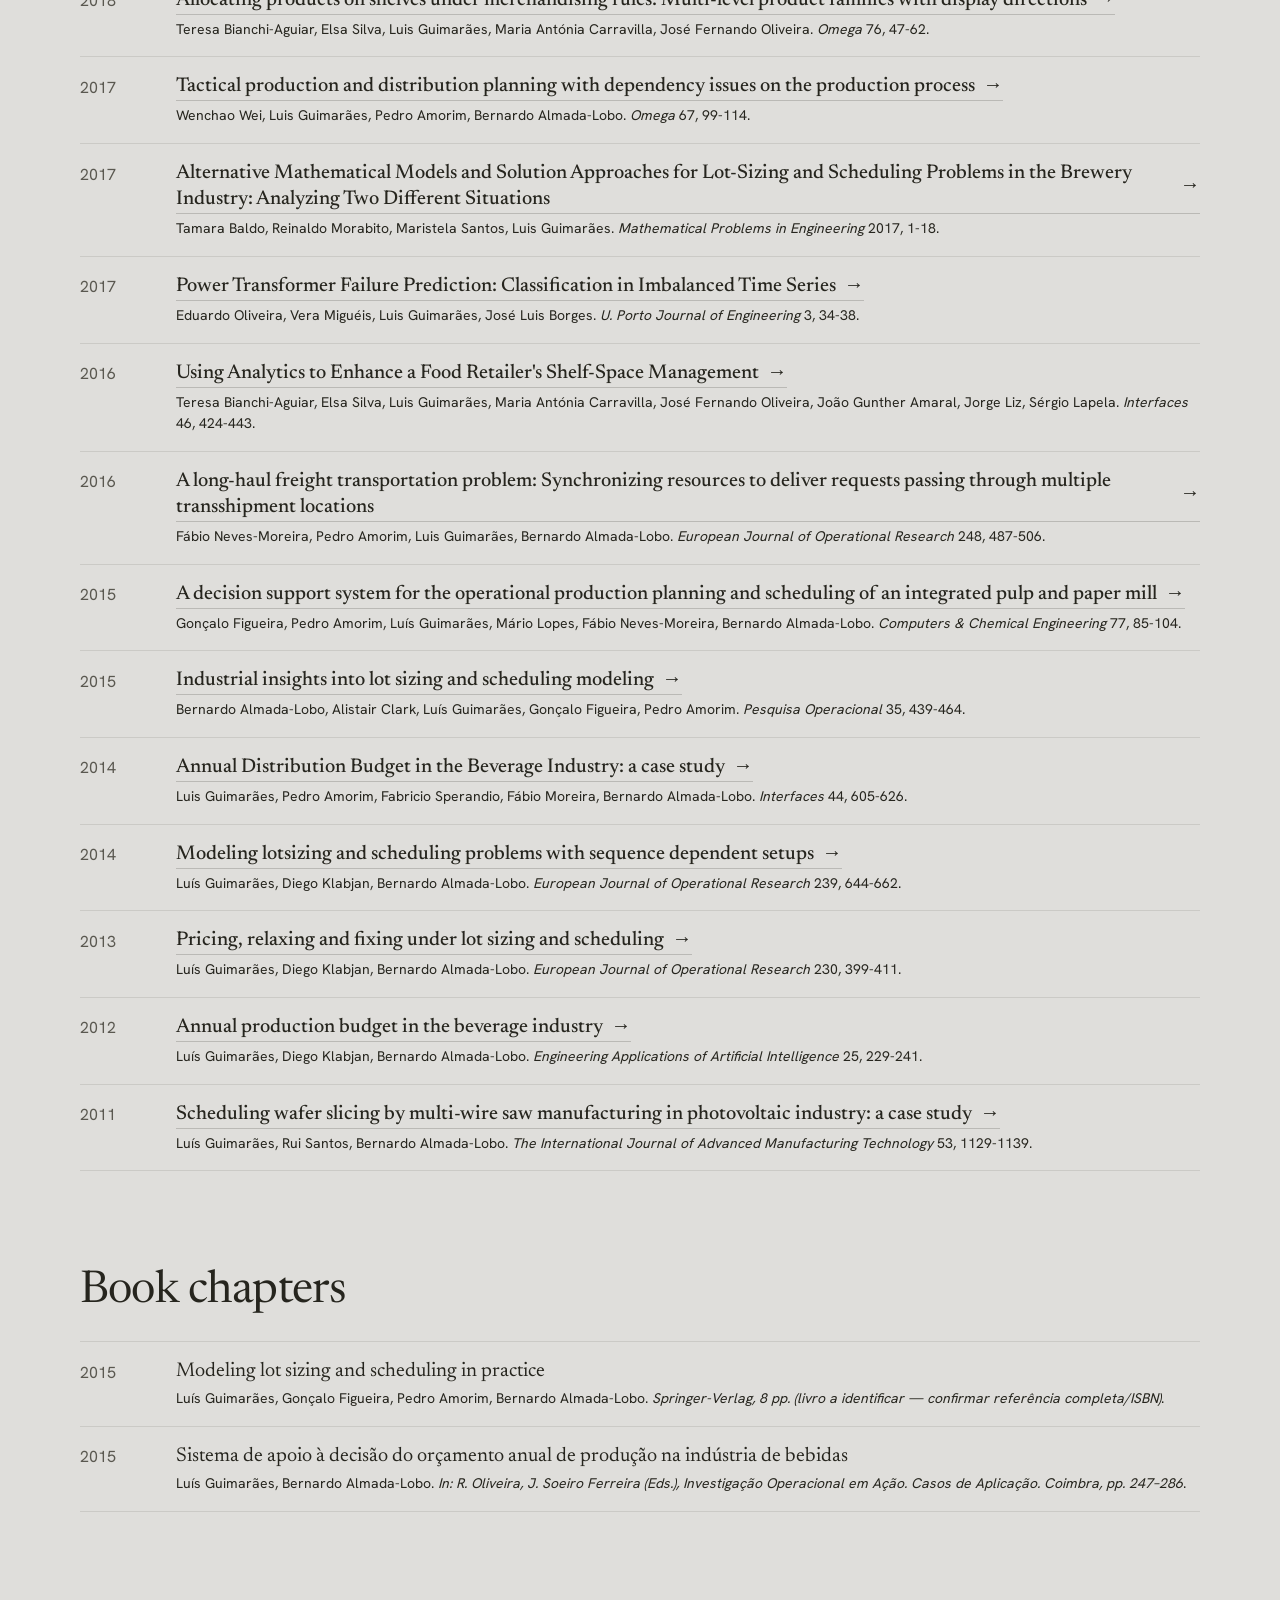
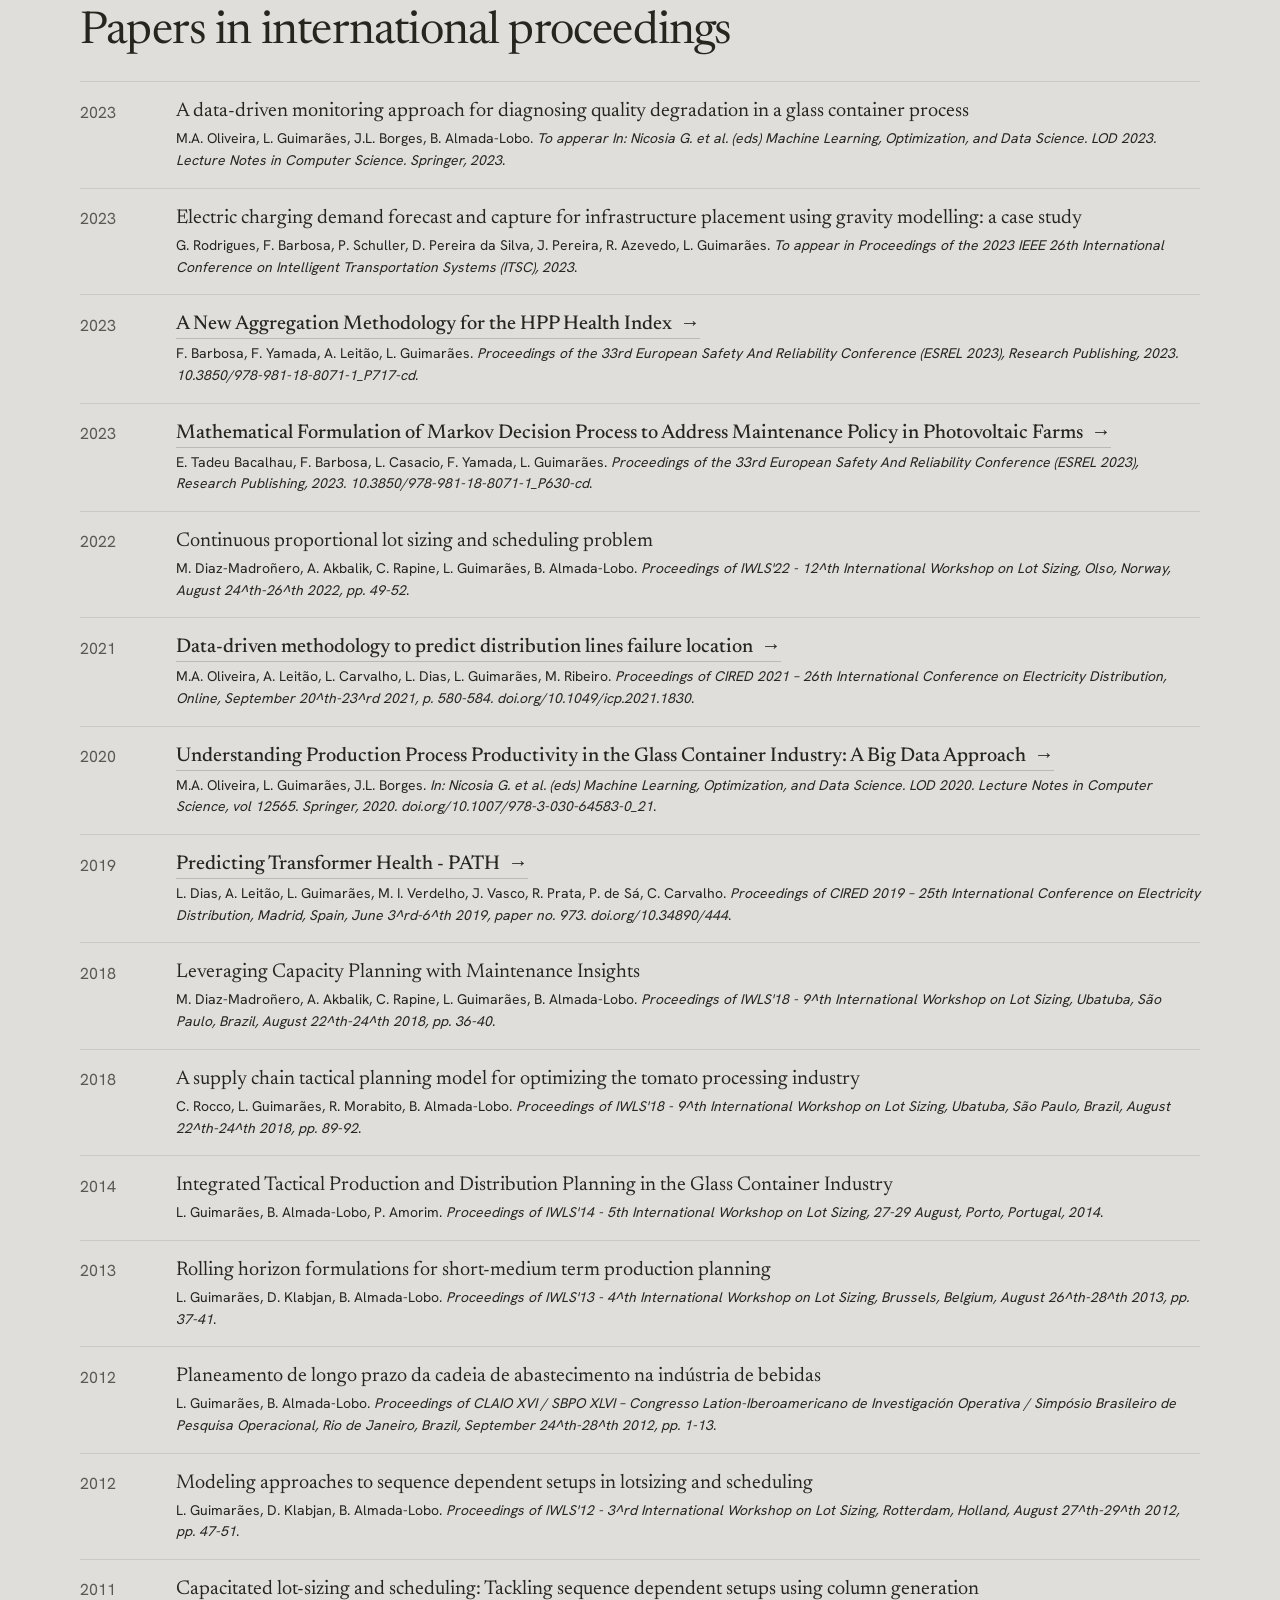
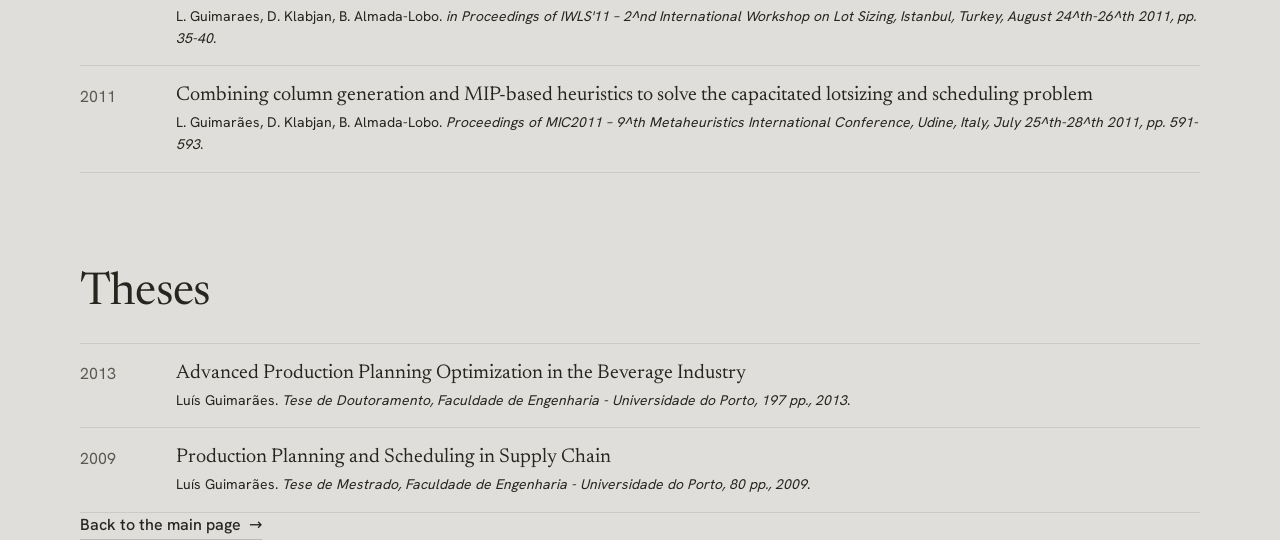
<file: publications.html>
<!doctype html>
<html lang="en" data-type="service" data-radius="soft" data-buttons="tonal" data-motion>
<head>
<meta charset="utf-8">
<meta name="viewport" content="width=device-width, initial-scale=1, viewport-fit=cover">
<title>Publications: Luís Guimarães, FEUP</title>
<meta name="description" content="All journal articles, book chapters, the book and papers in international proceedings by Luís Guimarães.">
<link rel="icon" href="assets/favicon.svg" type="image/svg+xml">
<meta name="theme-color" content="#dfdedb">
<link rel="canonical" href="https://luis-guimaraes.github.io/publications.html">
<meta name="site-kind" content="other"><meta name="page-type" content="service">
<meta name="robots" content="noindex"><link rel="stylesheet" href="assets/system.css">
<link rel="stylesheet" href="assets/motion/motion.css">
<style>
@font-face { font-family: "Newsreader"; src: url("assets/fonts/newsreader-latin-opsz-normal.woff2") format("woff2"); font-weight: 200 800; font-display: swap; }
@font-face { font-family: "Newsreader"; src: url("assets/fonts/newsreader-latin-opsz-italic.woff2") format("woff2"); font-weight: 200 800; font-style: italic; font-display: swap; }
@font-face { font-family: "Hanken Grotesk"; src: url("assets/fonts/hanken-grotesk-latin-wght-normal.woff2") format("woff2"); font-weight: 100 900; font-display: swap; }
:root {
  --p-bg: #dfdedb; --p-surface: #d3d2ce; --p-ink: #26251e; --p-muted: #5a5850;
  --p-accent: #2456d6; --p-accent-ink: #ffffff; --p-action: #2456d6; --p-action-ink: #ffffff;
  --p-inv-bg: #26251e; --p-inv-surface: #313029; --p-inv-ink: #dfdedb; --p-inv-muted: #9e9d99;
  --p-inv-accent: #dfdedb; --p-inv-accent-ink: #26251e; --p-inv-action: #dfdedb; --p-inv-action-ink: #26251e;
  --font-display: "Newsreader", Georgia, serif; --font-text: "Hanken Grotesk", system-ui, sans-serif;
  --display-weight: 400; --display-tracking: -0.018em; --display-tracking-xl: -0.025em; --ly-scale: 1.06;
}
</style>
<link rel="stylesheet" href="assets/site.css">
</head>
<body class="subpage">
<header class="nav">
  <div class="wrap nav__bar">
    <a class="skip-link" href="#top">Skip to content</a>
    <a class="nav__logo" href="./">Luís Guimarães</a>
    <div class="nav__actions">
      <a class="nav__link" href="pt/publicacoes.html" hreflang="pt" lang="pt" aria-label="Português">PT</a>
      <a class="btn btn--primary" href="mailto:lguimaraes@fe.up.pt">Email Luís</a>
    </div>
  </div>
</header>
<main id="top" class="pubs-page">
  <section class="section">
    <div class="wrap">
      <div class="section-head">
        <h1>Publications</h1>
        <p>21 journal articles, 2 book chapters, one book and 16 papers in international proceedings, newest first.</p>
      </div>
      <h2 class="pubs-group" id="livro">Book</h2>
      <ol class="pubs">
        <li><span class="pubs__year">2024</span><span class="pubs__body"><span class="pubs__title"><a class="link" href="https://theanalyticssandwich.ltplabs.com">The Analytics Sandwich: Bringing People and Artificial Intelligence Together to Unlock Business Value</a></span><span class="pubs__meta">Bernardo Almada-Lobo, Pedro Amorim, Teresa Bianchi-Aguiar, Luís Guimarães. <em>LTPlabs (e-book e impresso)</em>.</span></span></li>
      </ol>
      <h2 class="pubs-group" id="artigo_revista">Journal articles</h2>
      <ol class="pubs">
        <li><span class="pubs__year">2022</span><span class="pubs__body"><span class="pubs__title"><a class="link" href="https://doi.org/10.1016/j.tre.2022.102791">The multi-product inventory-routing problem with pickups and deliveries: Mitigating fluctuating demand via rolling horizon heuristics</a></span><span class="pubs__meta">Fábio Neves-Moreira, Bernardo Almada-Lobo, Luís Guimarães, Pedro Amorim. <em>Transportation Research Part E: Logistics and Transportation Review</em> 164.</span></span></li>
        <li><span class="pubs__year">2021</span><span class="pubs__body"><span class="pubs__title"><a class="link" href="https://doi.org/10.1016/j.ress.2021.107768">Resource definition and allocation for a multi-asset portfolio with heterogeneous degradation</a></span><span class="pubs__meta">Luis Dias, Armando Leitão, Luis Guimarães. <em>Reliability Engineering &amp; System Safety</em> 213.</span></span></li>
        <li><span class="pubs__year">2021</span><span class="pubs__body"><span class="pubs__title"><a class="link" href="https://doi.org/10.1016/j.omega.2020.102389">Product line selection of fast-moving consumer goods</a></span><span class="pubs__meta">Xavier Andrade, Luís Guimarães, Gonçalo Figueira. <em>Omega</em> 102.</span></span></li>
        <li><span class="pubs__year">2021</span><span class="pubs__body"><span class="pubs__title"><a class="link" href="https://doi.org/10.1002/qre.2892">An unsupervised approach for fault diagnosis of power transformers</a></span><span class="pubs__meta">Luis Dias, Miguel Ribeiro, Armando Leitão, Luis Guimarães, Leonel Carvalho, Manuel A Matos, Ricardo J Bessa. <em>Quality and Reliability Engineering International</em> 37, 2834-2852.</span></span></li>
        <li><span class="pubs__year">2021</span><span class="pubs__body"><span class="pubs__title"><a class="link" href="https://doi.org/10.1111/itor.12852">Improving picking performance at a large retailer warehouse by combining probabilistic simulation, optimization, and discrete‐event simulation</a></span><span class="pubs__meta">Mário Amorim-Lopes, Luís Guimarães, João Alves, Bernardo Almada-Lobo. <em>International Transactions in Operational Research</em> 28, 687-715.</span></span></li>
        <li><span class="pubs__year">2019</span><span class="pubs__body"><span class="pubs__title"><a class="link" href="https://doi.org/10.1016/j.omega.2018.07.006">Solving a large multi-product production-routing problem with delivery time windows</a></span><span class="pubs__meta">Fábio Neves-Moreira, Bernardo Almada-Lobo, Luis Guimarães, Jean Francois Cordeau, Raf Jans. <em>Omega</em> 86, 154-172.</span></span></li>
        <li><span class="pubs__year">2019</span><span class="pubs__body"><span class="pubs__title"><a class="link" href="https://doi.org/10.1080/00207543.2018.1554916">Tackling perishability in multi-level process industries</a></span><span class="pubs__meta">Wenchao Wei, Pedro Amorim, Luis Guimarães, Bernardo Almada-Lobo. <em>International Journal of Production Research</em> 57, 5604-5623.</span></span></li>
        <li><span class="pubs__year">2018</span><span class="pubs__body"><span class="pubs__title"><a class="link" href="https://doi.org/10.1016/j.tre.2018.03.004">The time window assignment vehicle routing problem with product dependent deliveries</a></span><span class="pubs__meta">Fábio Neves-Moreira, Luis Guimarães, Bernardo Almada-Lobo, Diogo Pereira da Silva, Pedro Amorim. <em>Transportation Research Part E: Logistics and Transportation Review</em> 116, 163-183.</span></span></li>
        <li><span class="pubs__year">2018</span><span class="pubs__body"><span class="pubs__title"><a class="link" href="https://doi.org/10.1016/j.omega.2017.04.002">Allocating products on shelves under merchandising rules: Multi-level product families with display directions</a></span><span class="pubs__meta">Teresa Bianchi-Aguiar, Elsa Silva, Luis Guimarães, Maria Antónia Carravilla, José Fernando Oliveira. <em>Omega</em> 76, 47-62.</span></span></li>
        <li><span class="pubs__year">2017</span><span class="pubs__body"><span class="pubs__title"><a class="link" href="https://doi.org/10.1016/j.omega.2016.04.004">Tactical production and distribution planning with dependency issues on the production process</a></span><span class="pubs__meta">Wenchao Wei, Luis Guimarães, Pedro Amorim, Bernardo Almada-Lobo. <em>Omega</em> 67, 99-114.</span></span></li>
        <li><span class="pubs__year">2017</span><span class="pubs__body"><span class="pubs__title"><a class="link" href="https://doi.org/10.1155/2017/6754970">Alternative Mathematical Models and Solution Approaches for Lot-Sizing and Scheduling Problems in the Brewery Industry: Analyzing Two Different Situations</a></span><span class="pubs__meta">Tamara Baldo, Reinaldo Morabito, Maristela Santos, Luis Guimarães. <em>Mathematical Problems in Engineering</em> 2017, 1-18.</span></span></li>
        <li><span class="pubs__year">2017</span><span class="pubs__body"><span class="pubs__title"><a class="link" href="https://doi.org/10.24840/2183-6493_003.002.0004">Power Transformer Failure Prediction: Classification in Imbalanced Time Series</a></span><span class="pubs__meta">Eduardo Oliveira, Vera Miguéis, Luis Guimarães, José Luis Borges. <em>U. Porto Journal of Engineering</em> 3, 34-38.</span></span></li>
        <li><span class="pubs__year">2016</span><span class="pubs__body"><span class="pubs__title"><a class="link" href="https://doi.org/10.1287/inte.2016.0859">Using Analytics to Enhance a Food Retailer&#39;s Shelf-Space Management</a></span><span class="pubs__meta">Teresa Bianchi-Aguiar, Elsa Silva, Luis Guimarães, Maria Antónia Carravilla, José Fernando Oliveira, João Gunther Amaral, Jorge Liz, Sérgio Lapela. <em>Interfaces</em> 46, 424-443.</span></span></li>
        <li><span class="pubs__year">2016</span><span class="pubs__body"><span class="pubs__title"><a class="link" href="https://doi.org/10.1016/j.ejor.2015.07.046">A long-haul freight transportation problem: Synchronizing resources to deliver requests passing through multiple transshipment locations</a></span><span class="pubs__meta">Fábio Neves-Moreira, Pedro Amorim, Luis Guimarães, Bernardo Almada-Lobo. <em>European Journal of Operational Research</em> 248, 487-506.</span></span></li>
        <li><span class="pubs__year">2015</span><span class="pubs__body"><span class="pubs__title"><a class="link" href="https://doi.org/10.1016/j.compchemeng.2015.03.017">A decision support system for the operational production planning and scheduling of an integrated pulp and paper mill</a></span><span class="pubs__meta">Gonçalo Figueira, Pedro Amorim, Luís Guimarães, Mário Lopes, Fábio Neves-Moreira, Bernardo Almada-Lobo. <em>Computers &amp; Chemical Engineering</em> 77, 85-104.</span></span></li>
        <li><span class="pubs__year">2015</span><span class="pubs__body"><span class="pubs__title"><a class="link" href="https://doi.org/10.1590/0101-7438.2015.035.03.0439">Industrial insights into lot sizing and scheduling modeling</a></span><span class="pubs__meta">Bernardo Almada-Lobo, Alistair Clark, Luís Guimarães, Gonçalo Figueira, Pedro Amorim. <em>Pesquisa Operacional</em> 35, 439-464.</span></span></li>
        <li><span class="pubs__year">2014</span><span class="pubs__body"><span class="pubs__title"><a class="link" href="https://doi.org/10.1287/inte.2014.0747">Annual Distribution Budget in the Beverage Industry: a case study</a></span><span class="pubs__meta">Luis Guimarães, Pedro Amorim, Fabricio Sperandio, Fábio Moreira, Bernardo Almada-Lobo. <em>Interfaces</em> 44, 605-626.</span></span></li>
        <li><span class="pubs__year">2014</span><span class="pubs__body"><span class="pubs__title"><a class="link" href="https://doi.org/10.1016/j.ejor.2014.05.018">Modeling lotsizing and scheduling problems with sequence dependent setups</a></span><span class="pubs__meta">Luís Guimarães, Diego Klabjan, Bernardo Almada-Lobo. <em>European Journal of Operational Research</em> 239, 644-662.</span></span></li>
        <li><span class="pubs__year">2013</span><span class="pubs__body"><span class="pubs__title"><a class="link" href="https://doi.org/10.1016/j.ejor.2013.04.030">Pricing, relaxing and fixing under lot sizing and scheduling</a></span><span class="pubs__meta">Luís Guimarães, Diego Klabjan, Bernardo Almada-Lobo. <em>European Journal of Operational Research</em> 230, 399-411.</span></span></li>
        <li><span class="pubs__year">2012</span><span class="pubs__body"><span class="pubs__title"><a class="link" href="https://doi.org/10.1016/j.engappai.2011.05.011">Annual production budget in the beverage industry</a></span><span class="pubs__meta">Luís Guimarães, Diego Klabjan, Bernardo Almada-Lobo. <em>Engineering Applications of Artificial Intelligence</em> 25, 229-241.</span></span></li>
        <li><span class="pubs__year">2011</span><span class="pubs__body"><span class="pubs__title"><a class="link" href="https://doi.org/10.1007/s00170-010-2906-x">Scheduling wafer slicing by multi-wire saw manufacturing in photovoltaic industry: a case study</a></span><span class="pubs__meta">Luís Guimarães, Rui Santos, Bernardo Almada-Lobo. <em>The International Journal of Advanced Manufacturing Technology</em> 53, 1129-1139.</span></span></li>
      </ol>
      <h2 class="pubs-group" id="capitulo">Book chapters</h2>
      <ol class="pubs">
        <li><span class="pubs__year">2015</span><span class="pubs__body"><span class="pubs__title">Modeling lot sizing and scheduling in practice</span><span class="pubs__meta">Luís Guimarães, Gonçalo Figueira, Pedro Amorim, Bernardo Almada-Lobo. <em>Springer-Verlag, 8 pp. (livro a identificar — confirmar referência completa/ISBN)</em>.</span></span></li>
        <li><span class="pubs__year">2015</span><span class="pubs__body"><span class="pubs__title">Sistema de apoio à decisão do orçamento anual de produção na indústria de bebidas</span><span class="pubs__meta">Luís Guimarães, Bernardo Almada-Lobo. <em>In: R. Oliveira, J. Soeiro Ferreira (Eds.), Investigação Operacional em Ação. Casos de Aplicação. Coimbra, pp. 247–286</em>.</span></span></li>
      </ol>
      <h2 class="pubs-group" id="ata_internacional">Papers in international proceedings</h2>
      <ol class="pubs">
        <li><span class="pubs__year">2023</span><span class="pubs__body"><span class="pubs__title">A data-driven monitoring approach for diagnosing quality degradation in a glass container process</span><span class="pubs__meta">M.A. Oliveira, L. Guimarães, J.L. Borges, B. Almada-Lobo. <em>To apperar In: Nicosia G. et al. (eds) Machine Learning, Optimization, and Data Science. LOD 2023. Lecture Notes in Computer Science. Springer, 2023</em>.</span></span></li>
        <li><span class="pubs__year">2023</span><span class="pubs__body"><span class="pubs__title">Electric charging demand forecast and capture for infrastructure placement using gravity modelling: a case study</span><span class="pubs__meta">G. Rodrigues, F. Barbosa, P. Schuller, D. Pereira da Silva, J. Pereira, R. Azevedo, L. Guimarães. <em>To appear in Proceedings of the 2023 IEEE 26th International Conference on Intelligent Transportation Systems (ITSC), 2023</em>.</span></span></li>
        <li><span class="pubs__year">2023</span><span class="pubs__body"><span class="pubs__title"><a class="link" href="https://doi.org/10.3850/978-981-18-8071-1_P717-cd">A New Aggregation Methodology for the HPP Health Index</a></span><span class="pubs__meta">F. Barbosa, F. Yamada, A. Leitão, L. Guimarães. <em>Proceedings of the 33rd European Safety And Reliability Conference (ESREL 2023), Research Publishing, 2023. 10.3850/978-981-18-8071-1_P717-cd</em>.</span></span></li>
        <li><span class="pubs__year">2023</span><span class="pubs__body"><span class="pubs__title"><a class="link" href="https://doi.org/10.3850/978-981-18-8071-1_P630-cd">Mathematical Formulation of Markov Decision Process to Address Maintenance Policy in Photovoltaic Farms</a></span><span class="pubs__meta">E. Tadeu Bacalhau, F. Barbosa, L. Casacio, F. Yamada, L. Guimarães. <em>Proceedings of the 33rd European Safety And Reliability Conference (ESREL 2023), Research Publishing, 2023. 10.3850/978-981-18-8071-1_P630-cd</em>.</span></span></li>
        <li><span class="pubs__year">2022</span><span class="pubs__body"><span class="pubs__title">Continuous proportional lot sizing and scheduling problem</span><span class="pubs__meta">M. Diaz-Madroñero, A. Akbalik, C. Rapine, L. Guimarães, B. Almada-Lobo. <em>Proceedings of IWLS&#39;22 - 12^th International Workshop on Lot Sizing, Olso, Norway, August 24^th-26^th 2022, pp. 49-52</em>.</span></span></li>
        <li><span class="pubs__year">2021</span><span class="pubs__body"><span class="pubs__title"><a class="link" href="https://doi.org/10.1049/icp.2021.1830">Data-driven methodology to predict distribution lines failure location</a></span><span class="pubs__meta">M.A. Oliveira, A. Leitão, L. Carvalho, L. Dias, L. Guimarães, M. Ribeiro. <em>Proceedings of CIRED 2021 – 26th International Conference on Electricity Distribution, Online, September 20^th-23^rd 2021, p. 580-584. doi.org/10.1049/icp.2021.1830</em>.</span></span></li>
        <li><span class="pubs__year">2020</span><span class="pubs__body"><span class="pubs__title"><a class="link" href="https://doi.org/10.1007/978-3-030-64583-0_21">Understanding Production Process Productivity in the Glass Container Industry: A Big Data Approach</a></span><span class="pubs__meta">M.A. Oliveira, L. Guimarães, J.L. Borges. <em>In: Nicosia G. et al. (eds) Machine Learning, Optimization, and Data Science. LOD 2020. Lecture Notes in Computer Science, vol 12565. Springer, 2020. doi.org/10.1007/978-3-030-64583-0_21</em>.</span></span></li>
        <li><span class="pubs__year">2019</span><span class="pubs__body"><span class="pubs__title"><a class="link" href="https://doi.org/10.34890/444">Predicting Transformer Health - PATH</a></span><span class="pubs__meta">L. Dias, A. Leitão, L. Guimarães, M. I. Verdelho, J. Vasco, R. Prata, P. de Sá, C. Carvalho. <em>Proceedings of CIRED 2019 – 25th International Conference on Electricity Distribution, Madrid, Spain, June 3^rd-6^th 2019, paper no. 973. doi.org/10.34890/444</em>.</span></span></li>
        <li><span class="pubs__year">2018</span><span class="pubs__body"><span class="pubs__title">Leveraging Capacity Planning with Maintenance Insights</span><span class="pubs__meta">M. Diaz-Madroñero, A. Akbalik, C. Rapine, L. Guimarães, B. Almada-Lobo. <em>Proceedings of IWLS&#39;18 - 9^th International Workshop on Lot Sizing, Ubatuba, São Paulo, Brazil, August 22^th-24^th 2018, pp. 36-40</em>.</span></span></li>
        <li><span class="pubs__year">2018</span><span class="pubs__body"><span class="pubs__title">A supply chain tactical planning model for optimizing the tomato processing industry</span><span class="pubs__meta">C. Rocco, L. Guimarães, R. Morabito, B. Almada-Lobo. <em>Proceedings of IWLS&#39;18 - 9^th International Workshop on Lot Sizing, Ubatuba, São Paulo, Brazil, August 22^th-24^th 2018, pp. 89-92</em>.</span></span></li>
        <li><span class="pubs__year">2014</span><span class="pubs__body"><span class="pubs__title">Integrated Tactical Production and Distribution Planning in the Glass Container Industry</span><span class="pubs__meta">L. Guimarães, B. Almada-Lobo, P. Amorim. <em>Proceedings of IWLS&#39;14 - 5th International Workshop on Lot Sizing, 27-29 August, Porto, Portugal, 2014</em>.</span></span></li>
        <li><span class="pubs__year">2013</span><span class="pubs__body"><span class="pubs__title">Rolling horizon formulations for short-medium term production planning</span><span class="pubs__meta">L. Guimarães, D. Klabjan, B. Almada-Lobo. <em>Proceedings of IWLS&#39;13 - 4^th International Workshop on Lot Sizing, Brussels, Belgium, August 26^th-28^th 2013, pp. 37-41</em>.</span></span></li>
        <li><span class="pubs__year">2012</span><span class="pubs__body"><span class="pubs__title">Planeamento de longo prazo da cadeia de abastecimento na indústria de bebidas</span><span class="pubs__meta">L. Guimarães, B. Almada-Lobo. <em>Proceedings of CLAIO XVI / SBPO XLVI – Congresso Lation-Iberoamericano de Investigación Operativa / Simpósio Brasileiro de Pesquisa Operacional, Rio de Janeiro, Brazil, September 24^th-28^th 2012, pp. 1-13</em>.</span></span></li>
        <li><span class="pubs__year">2012</span><span class="pubs__body"><span class="pubs__title">Modeling approaches to sequence dependent setups in lotsizing and scheduling</span><span class="pubs__meta">L. Guimarães, D. Klabjan, B. Almada-Lobo. <em>Proceedings of IWLS&#39;12 - 3^rd International Workshop on Lot Sizing, Rotterdam, Holland, August 27^th-29^th 2012, pp. 47-51</em>.</span></span></li>
        <li><span class="pubs__year">2011</span><span class="pubs__body"><span class="pubs__title">Capacitated lot-sizing and scheduling: Tackling sequence dependent setups using column generation</span><span class="pubs__meta">L. Guimaraes, D. Klabjan, B. Almada-Lobo. <em>in Proceedings of IWLS&#39;11 – 2^nd International Workshop on Lot Sizing, Istanbul, Turkey, August 24^th-26^th 2011, pp. 35-40</em>.</span></span></li>
        <li><span class="pubs__year">2011</span><span class="pubs__body"><span class="pubs__title">Combining column generation and MIP-based heuristics to solve the capacitated lotsizing and scheduling problem</span><span class="pubs__meta">L. Guimarães, D. Klabjan, B. Almada-Lobo. <em>Proceedings of MIC2011 – 9^th Metaheuristics International Conference, Udine, Italy, July 25^th-28^th 2011, pp. 591-593</em>.</span></span></li>
      </ol>
      <h2 class="pubs-group" id="tese">Theses</h2>
      <ol class="pubs">
        <li><span class="pubs__year">2013</span><span class="pubs__body"><span class="pubs__title">Advanced Production Planning Optimization in the Beverage Industry</span><span class="pubs__meta">Luís Guimarães. <em>Tese de Doutoramento, Faculdade de Engenharia - Universidade do Porto, 197 pp., 2013</em>.</span></span></li>
        <li><span class="pubs__year">2009</span><span class="pubs__body"><span class="pubs__title">Production Planning and Scheduling in Supply Chain</span><span class="pubs__meta">Luís Guimarães. <em>Tese de Mestrado, Faculdade de Engenharia - Universidade do Porto, 80 pp., 2009</em>.</span></span></li>
      </ol>
      <p><a class="link" href="./">Back to the main page</a></p>
    </div>
  </section>
</main>
<footer class="footer">
  <div class="wrap"><div class="footer__legal"><span>&copy; 2026 Luís Guimarães</span></div></div>
</footer>
<script type="module" src="assets/system.js"></script>
<script type="module" src="assets/motion/motion.js"></script>
</body>
</html>
</file>
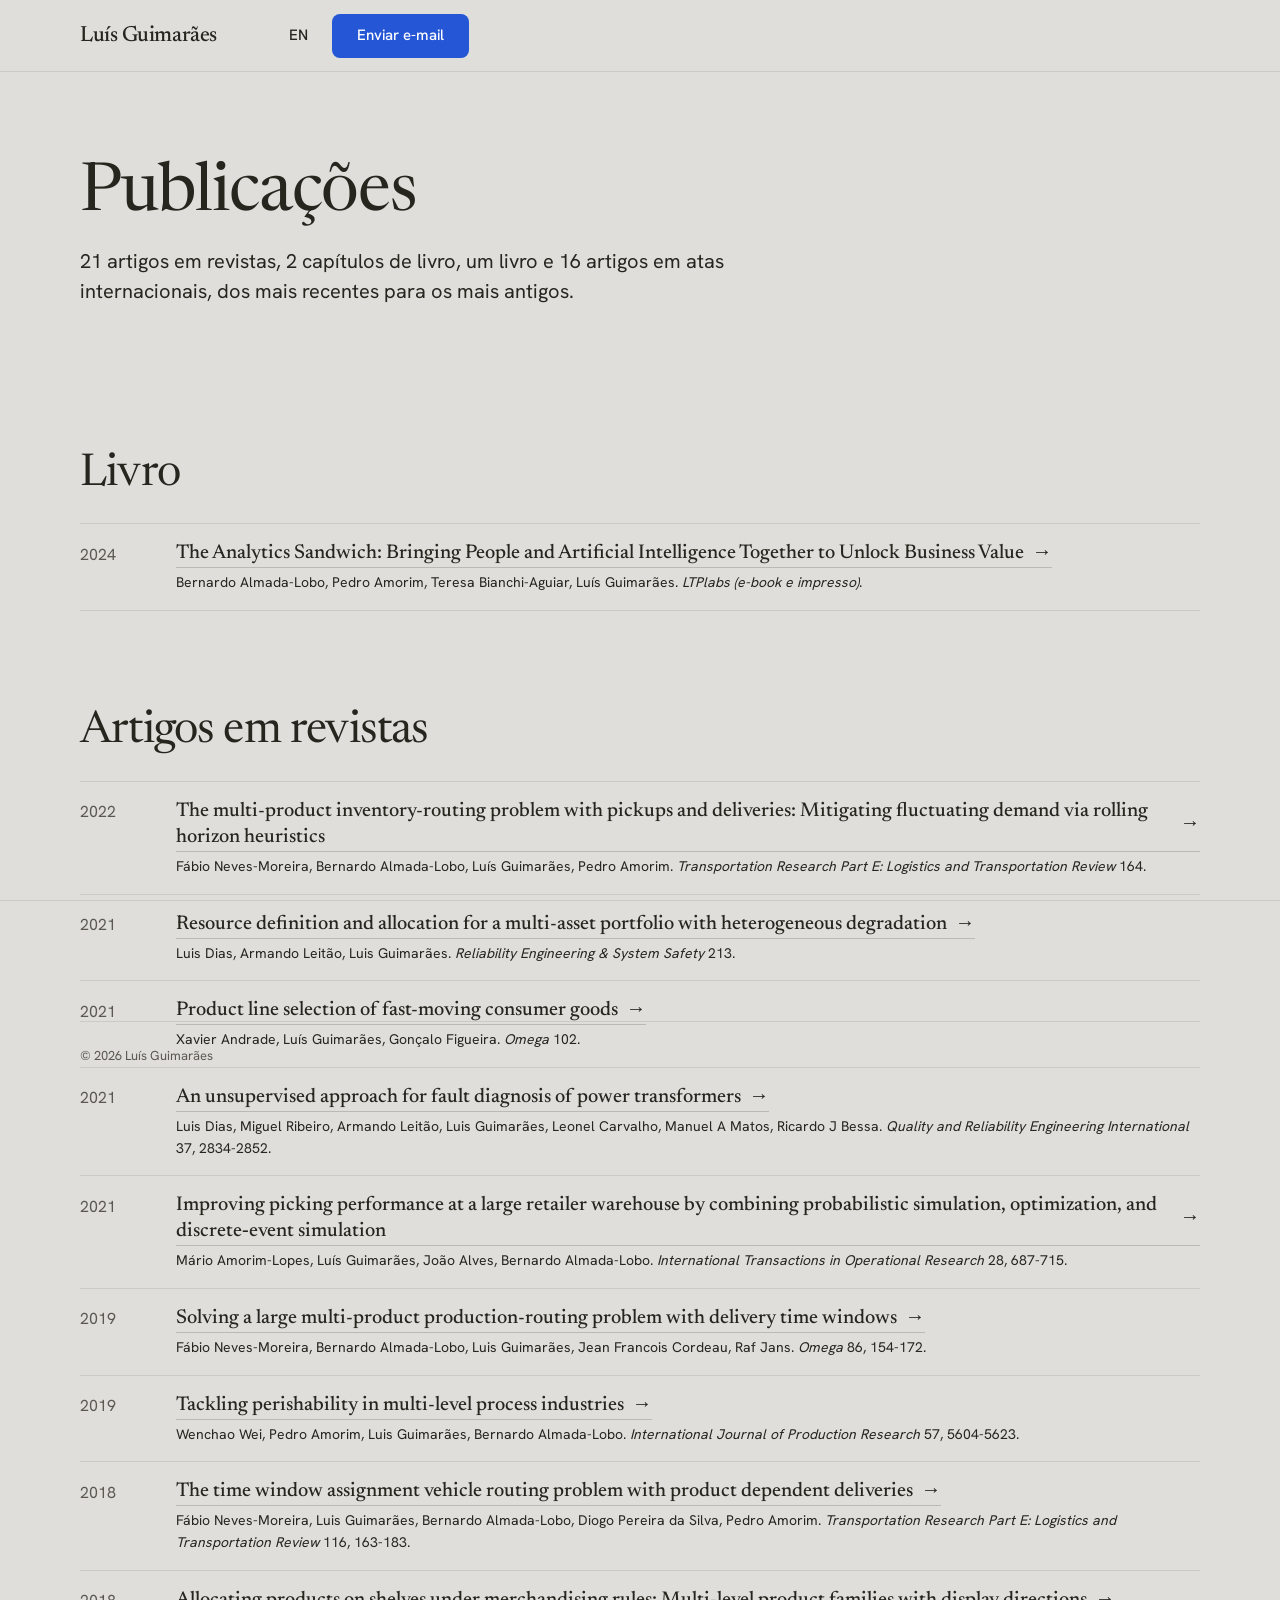
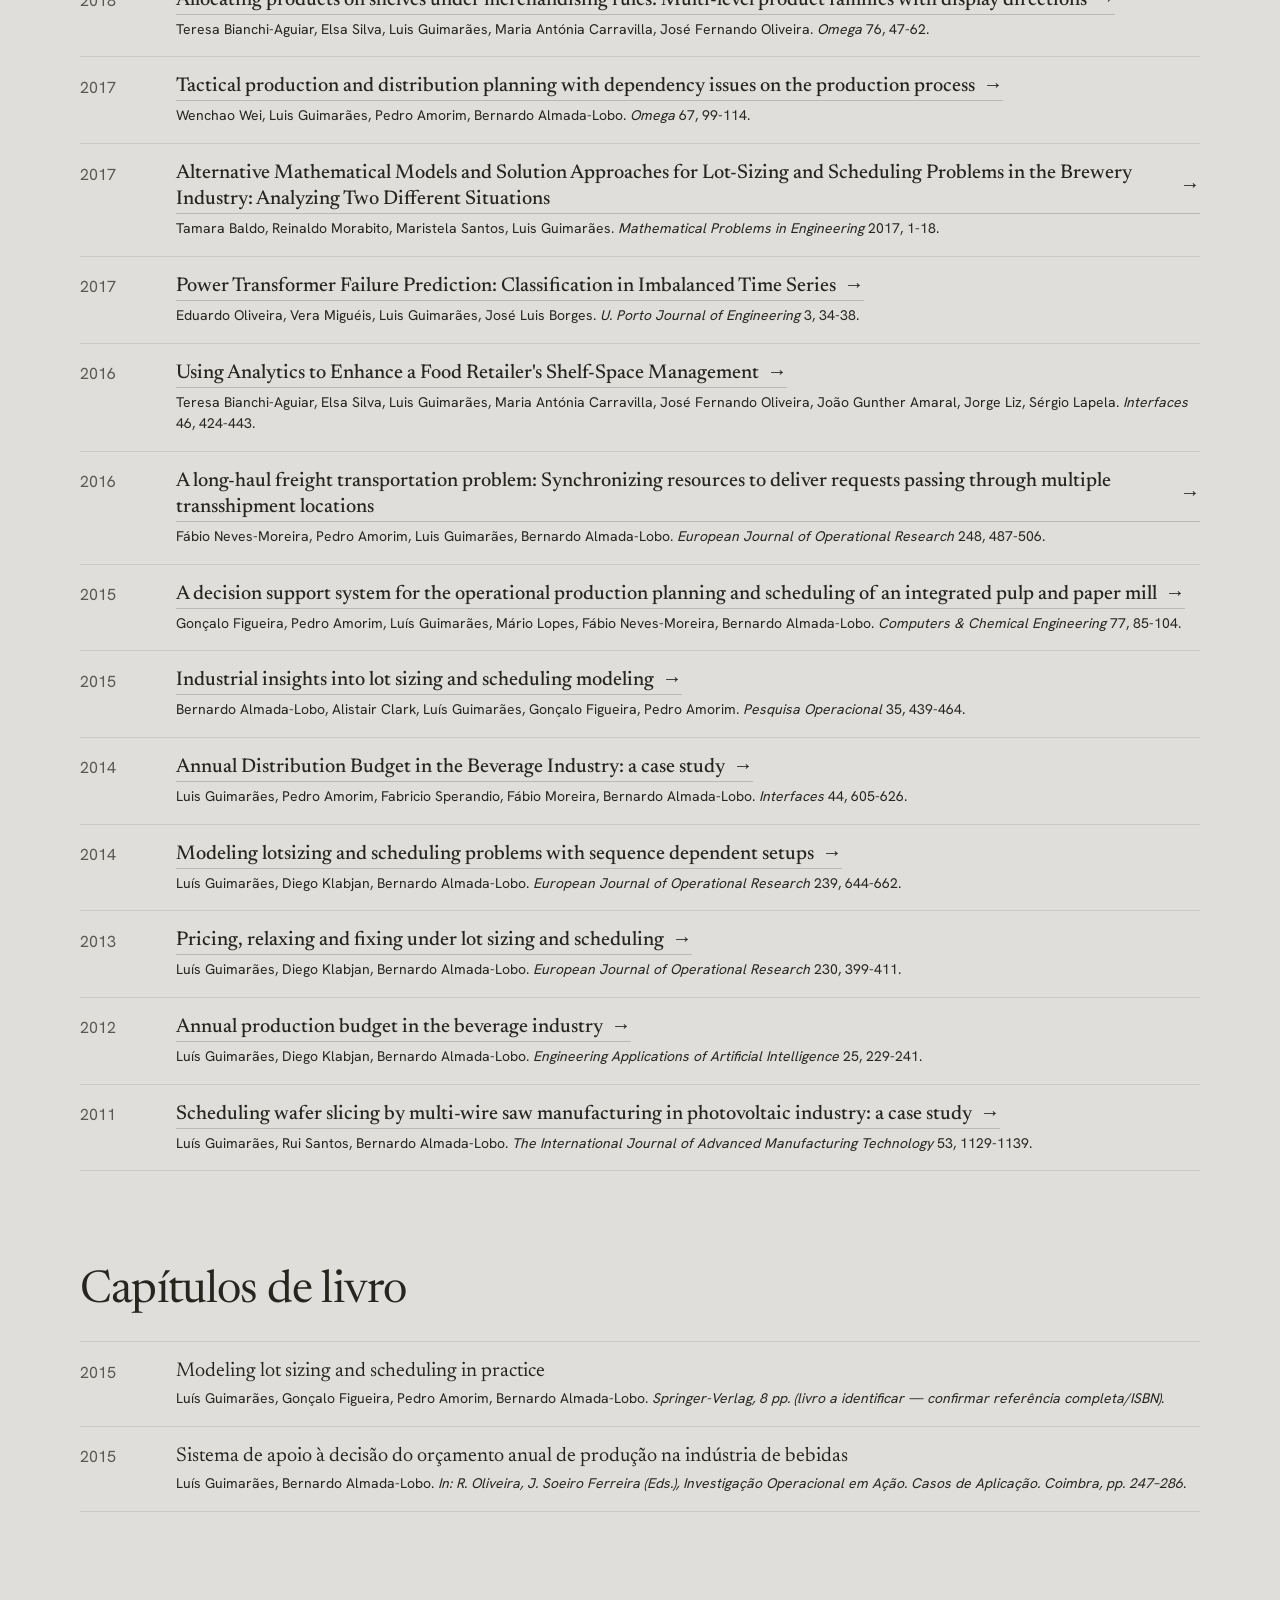
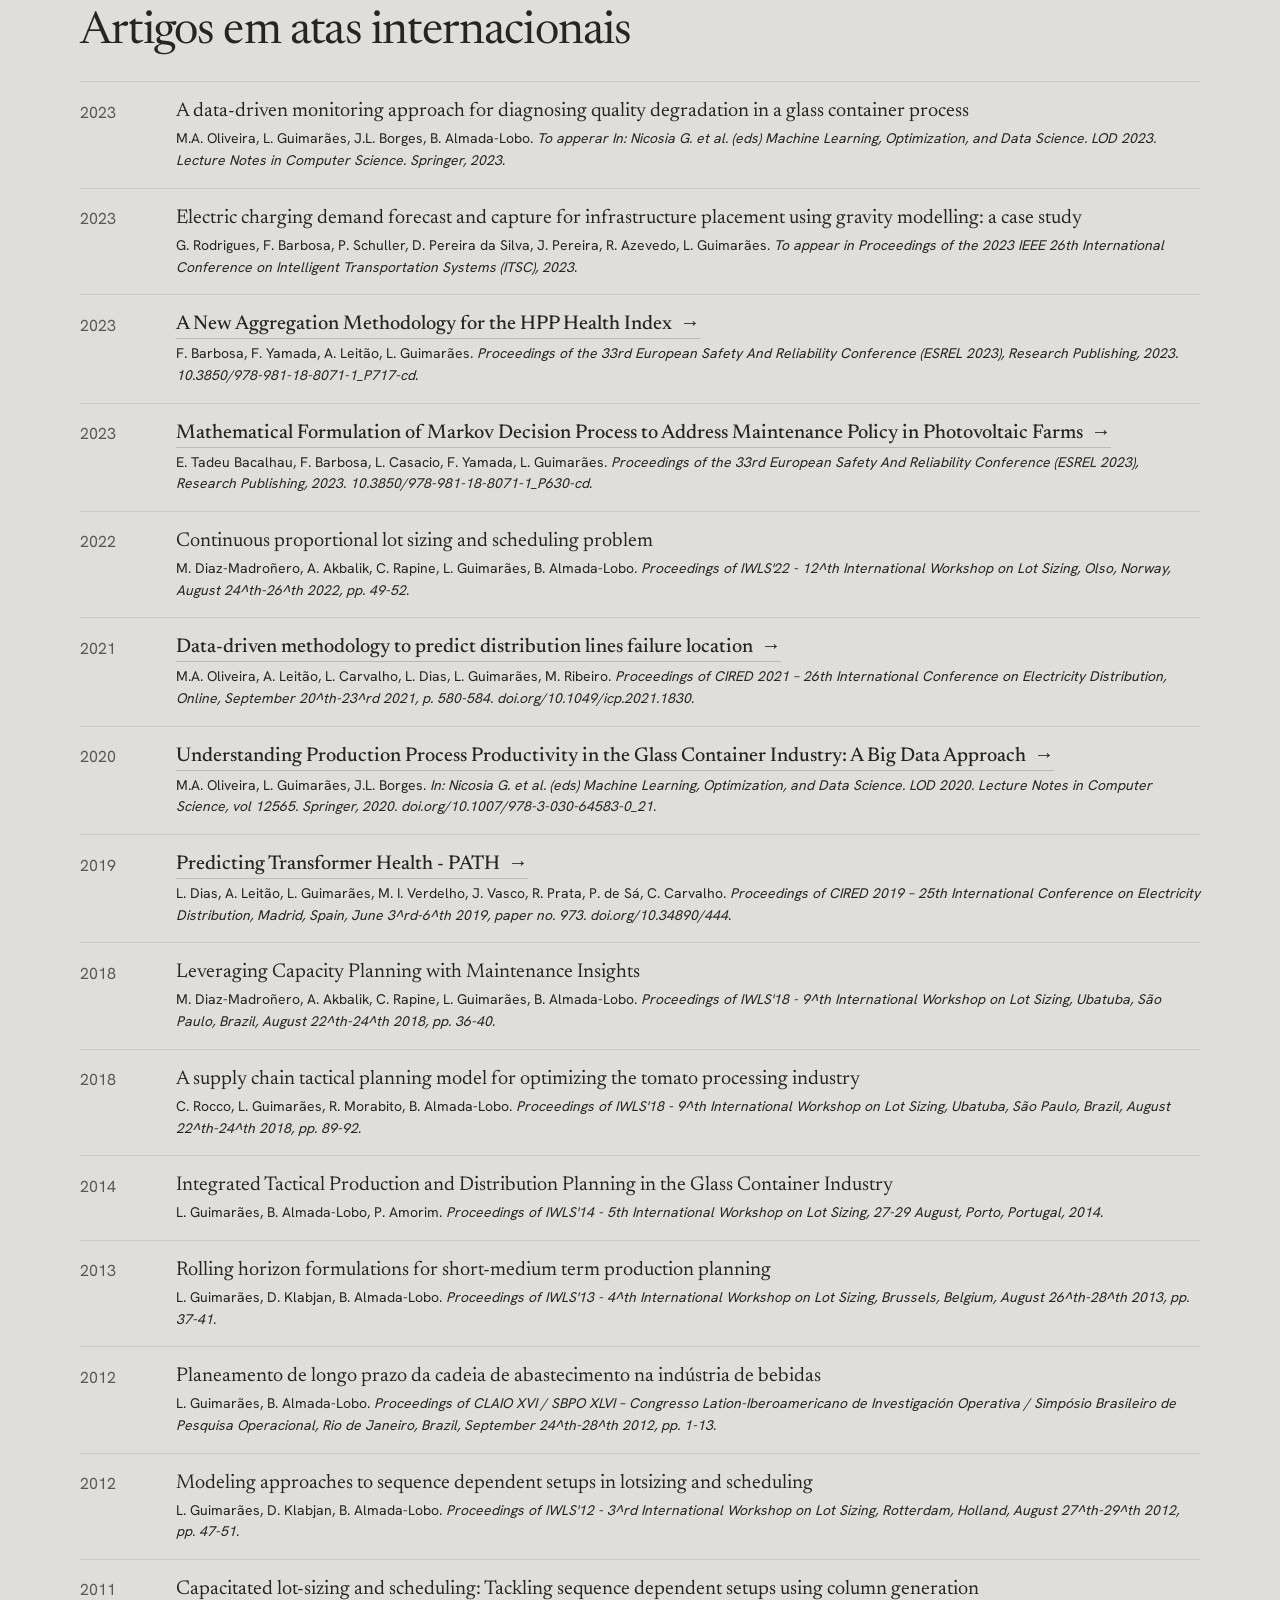
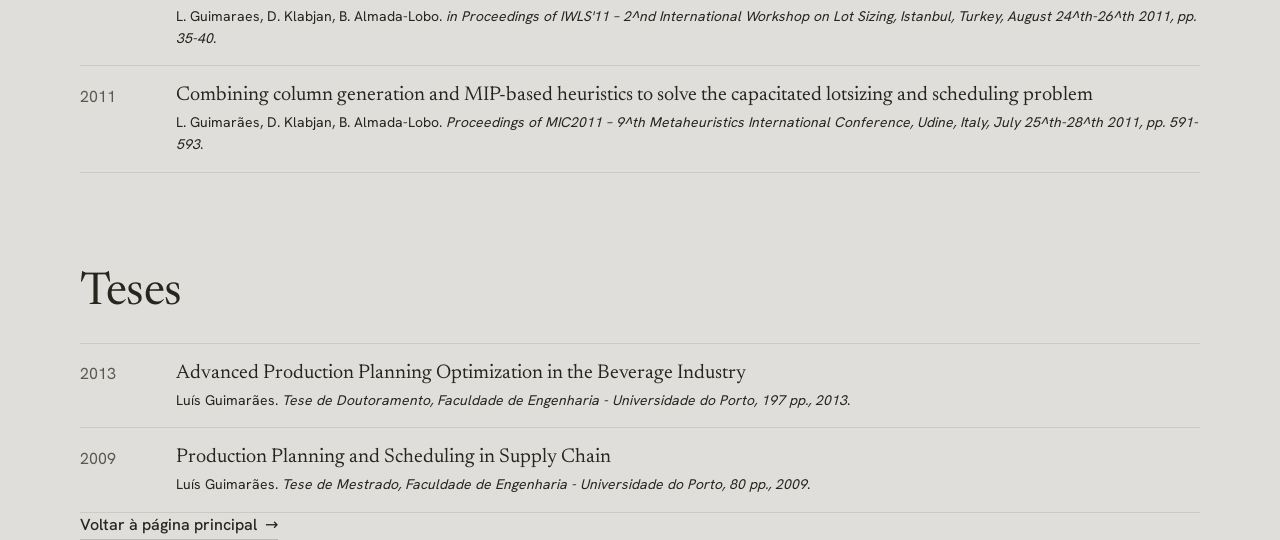
<file: pt/publicacoes.html>
<!doctype html>
<html lang="pt-PT" data-type="service" data-radius="soft" data-buttons="tonal" data-motion>
<head>
<meta charset="utf-8">
<meta name="viewport" content="width=device-width, initial-scale=1, viewport-fit=cover">
<title>Publicações: Luís Guimarães, FEUP</title>
<meta name="description" content="Todos os artigos em revistas, capítulos, o livro e os artigos em atas internacionais de Luís Guimarães.">
<link rel="icon" href="../assets/favicon.svg" type="image/svg+xml">
<meta name="theme-color" content="#dfdedb">
<link rel="canonical" href="https://luis-guimaraes.github.io/pt/publicacoes.html">
<meta name="site-kind" content="other"><meta name="page-type" content="service">
<meta name="robots" content="noindex"><link rel="stylesheet" href="../assets/system.css">
<link rel="stylesheet" href="../assets/motion/motion.css">
<style>
@font-face { font-family: "Newsreader"; src: url("../assets/fonts/newsreader-latin-opsz-normal.woff2") format("woff2"); font-weight: 200 800; font-display: swap; }
@font-face { font-family: "Newsreader"; src: url("../assets/fonts/newsreader-latin-opsz-italic.woff2") format("woff2"); font-weight: 200 800; font-style: italic; font-display: swap; }
@font-face { font-family: "Hanken Grotesk"; src: url("../assets/fonts/hanken-grotesk-latin-wght-normal.woff2") format("woff2"); font-weight: 100 900; font-display: swap; }
:root {
  --p-bg: #dfdedb; --p-surface: #d3d2ce; --p-ink: #26251e; --p-muted: #5a5850;
  --p-accent: #2456d6; --p-accent-ink: #ffffff; --p-action: #2456d6; --p-action-ink: #ffffff;
  --p-inv-bg: #26251e; --p-inv-surface: #313029; --p-inv-ink: #dfdedb; --p-inv-muted: #9e9d99;
  --p-inv-accent: #dfdedb; --p-inv-accent-ink: #26251e; --p-inv-action: #dfdedb; --p-inv-action-ink: #26251e;
  --font-display: "Newsreader", Georgia, serif; --font-text: "Hanken Grotesk", system-ui, sans-serif;
  --display-weight: 400; --display-tracking: -0.018em; --display-tracking-xl: -0.025em; --ly-scale: 1.06;
}
</style>
<link rel="stylesheet" href="../assets/site.css">
</head>
<body class="subpage">
<header class="nav">
  <div class="wrap nav__bar">
    <a class="skip-link" href="#top">Saltar para o conteúdo</a>
    <a class="nav__logo" href="./">Luís Guimarães</a>
    <div class="nav__actions">
      <a class="nav__link" href="../publications.html" hreflang="en" lang="en" aria-label="English">EN</a>
      <a class="btn btn--primary" href="mailto:lguimaraes@fe.up.pt">Enviar e-mail</a>
    </div>
  </div>
</header>
<main id="top" class="pubs-page">
  <section class="section">
    <div class="wrap">
      <div class="section-head">
        <h1>Publicações</h1>
        <p>21 artigos em revistas, 2 capítulos de livro, um livro e 16 artigos em atas internacionais, dos mais recentes para os mais antigos.</p>
      </div>
      <h2 class="pubs-group" id="livro">Livro</h2>
      <ol class="pubs">
        <li><span class="pubs__year">2024</span><span class="pubs__body"><span class="pubs__title"><a class="link" href="https://theanalyticssandwich.ltplabs.com">The Analytics Sandwich: Bringing People and Artificial Intelligence Together to Unlock Business Value</a></span><span class="pubs__meta">Bernardo Almada-Lobo, Pedro Amorim, Teresa Bianchi-Aguiar, Luís Guimarães. <em>LTPlabs (e-book e impresso)</em>.</span></span></li>
      </ol>
      <h2 class="pubs-group" id="artigo_revista">Artigos em revistas</h2>
      <ol class="pubs">
        <li><span class="pubs__year">2022</span><span class="pubs__body"><span class="pubs__title"><a class="link" href="https://doi.org/10.1016/j.tre.2022.102791">The multi-product inventory-routing problem with pickups and deliveries: Mitigating fluctuating demand via rolling horizon heuristics</a></span><span class="pubs__meta">Fábio Neves-Moreira, Bernardo Almada-Lobo, Luís Guimarães, Pedro Amorim. <em>Transportation Research Part E: Logistics and Transportation Review</em> 164.</span></span></li>
        <li><span class="pubs__year">2021</span><span class="pubs__body"><span class="pubs__title"><a class="link" href="https://doi.org/10.1016/j.ress.2021.107768">Resource definition and allocation for a multi-asset portfolio with heterogeneous degradation</a></span><span class="pubs__meta">Luis Dias, Armando Leitão, Luis Guimarães. <em>Reliability Engineering &amp; System Safety</em> 213.</span></span></li>
        <li><span class="pubs__year">2021</span><span class="pubs__body"><span class="pubs__title"><a class="link" href="https://doi.org/10.1016/j.omega.2020.102389">Product line selection of fast-moving consumer goods</a></span><span class="pubs__meta">Xavier Andrade, Luís Guimarães, Gonçalo Figueira. <em>Omega</em> 102.</span></span></li>
        <li><span class="pubs__year">2021</span><span class="pubs__body"><span class="pubs__title"><a class="link" href="https://doi.org/10.1002/qre.2892">An unsupervised approach for fault diagnosis of power transformers</a></span><span class="pubs__meta">Luis Dias, Miguel Ribeiro, Armando Leitão, Luis Guimarães, Leonel Carvalho, Manuel A Matos, Ricardo J Bessa. <em>Quality and Reliability Engineering International</em> 37, 2834-2852.</span></span></li>
        <li><span class="pubs__year">2021</span><span class="pubs__body"><span class="pubs__title"><a class="link" href="https://doi.org/10.1111/itor.12852">Improving picking performance at a large retailer warehouse by combining probabilistic simulation, optimization, and discrete‐event simulation</a></span><span class="pubs__meta">Mário Amorim-Lopes, Luís Guimarães, João Alves, Bernardo Almada-Lobo. <em>International Transactions in Operational Research</em> 28, 687-715.</span></span></li>
        <li><span class="pubs__year">2019</span><span class="pubs__body"><span class="pubs__title"><a class="link" href="https://doi.org/10.1016/j.omega.2018.07.006">Solving a large multi-product production-routing problem with delivery time windows</a></span><span class="pubs__meta">Fábio Neves-Moreira, Bernardo Almada-Lobo, Luis Guimarães, Jean Francois Cordeau, Raf Jans. <em>Omega</em> 86, 154-172.</span></span></li>
        <li><span class="pubs__year">2019</span><span class="pubs__body"><span class="pubs__title"><a class="link" href="https://doi.org/10.1080/00207543.2018.1554916">Tackling perishability in multi-level process industries</a></span><span class="pubs__meta">Wenchao Wei, Pedro Amorim, Luis Guimarães, Bernardo Almada-Lobo. <em>International Journal of Production Research</em> 57, 5604-5623.</span></span></li>
        <li><span class="pubs__year">2018</span><span class="pubs__body"><span class="pubs__title"><a class="link" href="https://doi.org/10.1016/j.tre.2018.03.004">The time window assignment vehicle routing problem with product dependent deliveries</a></span><span class="pubs__meta">Fábio Neves-Moreira, Luis Guimarães, Bernardo Almada-Lobo, Diogo Pereira da Silva, Pedro Amorim. <em>Transportation Research Part E: Logistics and Transportation Review</em> 116, 163-183.</span></span></li>
        <li><span class="pubs__year">2018</span><span class="pubs__body"><span class="pubs__title"><a class="link" href="https://doi.org/10.1016/j.omega.2017.04.002">Allocating products on shelves under merchandising rules: Multi-level product families with display directions</a></span><span class="pubs__meta">Teresa Bianchi-Aguiar, Elsa Silva, Luis Guimarães, Maria Antónia Carravilla, José Fernando Oliveira. <em>Omega</em> 76, 47-62.</span></span></li>
        <li><span class="pubs__year">2017</span><span class="pubs__body"><span class="pubs__title"><a class="link" href="https://doi.org/10.1016/j.omega.2016.04.004">Tactical production and distribution planning with dependency issues on the production process</a></span><span class="pubs__meta">Wenchao Wei, Luis Guimarães, Pedro Amorim, Bernardo Almada-Lobo. <em>Omega</em> 67, 99-114.</span></span></li>
        <li><span class="pubs__year">2017</span><span class="pubs__body"><span class="pubs__title"><a class="link" href="https://doi.org/10.1155/2017/6754970">Alternative Mathematical Models and Solution Approaches for Lot-Sizing and Scheduling Problems in the Brewery Industry: Analyzing Two Different Situations</a></span><span class="pubs__meta">Tamara Baldo, Reinaldo Morabito, Maristela Santos, Luis Guimarães. <em>Mathematical Problems in Engineering</em> 2017, 1-18.</span></span></li>
        <li><span class="pubs__year">2017</span><span class="pubs__body"><span class="pubs__title"><a class="link" href="https://doi.org/10.24840/2183-6493_003.002.0004">Power Transformer Failure Prediction: Classification in Imbalanced Time Series</a></span><span class="pubs__meta">Eduardo Oliveira, Vera Miguéis, Luis Guimarães, José Luis Borges. <em>U. Porto Journal of Engineering</em> 3, 34-38.</span></span></li>
        <li><span class="pubs__year">2016</span><span class="pubs__body"><span class="pubs__title"><a class="link" href="https://doi.org/10.1287/inte.2016.0859">Using Analytics to Enhance a Food Retailer&#39;s Shelf-Space Management</a></span><span class="pubs__meta">Teresa Bianchi-Aguiar, Elsa Silva, Luis Guimarães, Maria Antónia Carravilla, José Fernando Oliveira, João Gunther Amaral, Jorge Liz, Sérgio Lapela. <em>Interfaces</em> 46, 424-443.</span></span></li>
        <li><span class="pubs__year">2016</span><span class="pubs__body"><span class="pubs__title"><a class="link" href="https://doi.org/10.1016/j.ejor.2015.07.046">A long-haul freight transportation problem: Synchronizing resources to deliver requests passing through multiple transshipment locations</a></span><span class="pubs__meta">Fábio Neves-Moreira, Pedro Amorim, Luis Guimarães, Bernardo Almada-Lobo. <em>European Journal of Operational Research</em> 248, 487-506.</span></span></li>
        <li><span class="pubs__year">2015</span><span class="pubs__body"><span class="pubs__title"><a class="link" href="https://doi.org/10.1016/j.compchemeng.2015.03.017">A decision support system for the operational production planning and scheduling of an integrated pulp and paper mill</a></span><span class="pubs__meta">Gonçalo Figueira, Pedro Amorim, Luís Guimarães, Mário Lopes, Fábio Neves-Moreira, Bernardo Almada-Lobo. <em>Computers &amp; Chemical Engineering</em> 77, 85-104.</span></span></li>
        <li><span class="pubs__year">2015</span><span class="pubs__body"><span class="pubs__title"><a class="link" href="https://doi.org/10.1590/0101-7438.2015.035.03.0439">Industrial insights into lot sizing and scheduling modeling</a></span><span class="pubs__meta">Bernardo Almada-Lobo, Alistair Clark, Luís Guimarães, Gonçalo Figueira, Pedro Amorim. <em>Pesquisa Operacional</em> 35, 439-464.</span></span></li>
        <li><span class="pubs__year">2014</span><span class="pubs__body"><span class="pubs__title"><a class="link" href="https://doi.org/10.1287/inte.2014.0747">Annual Distribution Budget in the Beverage Industry: a case study</a></span><span class="pubs__meta">Luis Guimarães, Pedro Amorim, Fabricio Sperandio, Fábio Moreira, Bernardo Almada-Lobo. <em>Interfaces</em> 44, 605-626.</span></span></li>
        <li><span class="pubs__year">2014</span><span class="pubs__body"><span class="pubs__title"><a class="link" href="https://doi.org/10.1016/j.ejor.2014.05.018">Modeling lotsizing and scheduling problems with sequence dependent setups</a></span><span class="pubs__meta">Luís Guimarães, Diego Klabjan, Bernardo Almada-Lobo. <em>European Journal of Operational Research</em> 239, 644-662.</span></span></li>
        <li><span class="pubs__year">2013</span><span class="pubs__body"><span class="pubs__title"><a class="link" href="https://doi.org/10.1016/j.ejor.2013.04.030">Pricing, relaxing and fixing under lot sizing and scheduling</a></span><span class="pubs__meta">Luís Guimarães, Diego Klabjan, Bernardo Almada-Lobo. <em>European Journal of Operational Research</em> 230, 399-411.</span></span></li>
        <li><span class="pubs__year">2012</span><span class="pubs__body"><span class="pubs__title"><a class="link" href="https://doi.org/10.1016/j.engappai.2011.05.011">Annual production budget in the beverage industry</a></span><span class="pubs__meta">Luís Guimarães, Diego Klabjan, Bernardo Almada-Lobo. <em>Engineering Applications of Artificial Intelligence</em> 25, 229-241.</span></span></li>
        <li><span class="pubs__year">2011</span><span class="pubs__body"><span class="pubs__title"><a class="link" href="https://doi.org/10.1007/s00170-010-2906-x">Scheduling wafer slicing by multi-wire saw manufacturing in photovoltaic industry: a case study</a></span><span class="pubs__meta">Luís Guimarães, Rui Santos, Bernardo Almada-Lobo. <em>The International Journal of Advanced Manufacturing Technology</em> 53, 1129-1139.</span></span></li>
      </ol>
      <h2 class="pubs-group" id="capitulo">Capítulos de livro</h2>
      <ol class="pubs">
        <li><span class="pubs__year">2015</span><span class="pubs__body"><span class="pubs__title">Modeling lot sizing and scheduling in practice</span><span class="pubs__meta">Luís Guimarães, Gonçalo Figueira, Pedro Amorim, Bernardo Almada-Lobo. <em>Springer-Verlag, 8 pp. (livro a identificar — confirmar referência completa/ISBN)</em>.</span></span></li>
        <li><span class="pubs__year">2015</span><span class="pubs__body"><span class="pubs__title">Sistema de apoio à decisão do orçamento anual de produção na indústria de bebidas</span><span class="pubs__meta">Luís Guimarães, Bernardo Almada-Lobo. <em>In: R. Oliveira, J. Soeiro Ferreira (Eds.), Investigação Operacional em Ação. Casos de Aplicação. Coimbra, pp. 247–286</em>.</span></span></li>
      </ol>
      <h2 class="pubs-group" id="ata_internacional">Artigos em atas internacionais</h2>
      <ol class="pubs">
        <li><span class="pubs__year">2023</span><span class="pubs__body"><span class="pubs__title">A data-driven monitoring approach for diagnosing quality degradation in a glass container process</span><span class="pubs__meta">M.A. Oliveira, L. Guimarães, J.L. Borges, B. Almada-Lobo. <em>To apperar In: Nicosia G. et al. (eds) Machine Learning, Optimization, and Data Science. LOD 2023. Lecture Notes in Computer Science. Springer, 2023</em>.</span></span></li>
        <li><span class="pubs__year">2023</span><span class="pubs__body"><span class="pubs__title">Electric charging demand forecast and capture for infrastructure placement using gravity modelling: a case study</span><span class="pubs__meta">G. Rodrigues, F. Barbosa, P. Schuller, D. Pereira da Silva, J. Pereira, R. Azevedo, L. Guimarães. <em>To appear in Proceedings of the 2023 IEEE 26th International Conference on Intelligent Transportation Systems (ITSC), 2023</em>.</span></span></li>
        <li><span class="pubs__year">2023</span><span class="pubs__body"><span class="pubs__title"><a class="link" href="https://doi.org/10.3850/978-981-18-8071-1_P717-cd">A New Aggregation Methodology for the HPP Health Index</a></span><span class="pubs__meta">F. Barbosa, F. Yamada, A. Leitão, L. Guimarães. <em>Proceedings of the 33rd European Safety And Reliability Conference (ESREL 2023), Research Publishing, 2023. 10.3850/978-981-18-8071-1_P717-cd</em>.</span></span></li>
        <li><span class="pubs__year">2023</span><span class="pubs__body"><span class="pubs__title"><a class="link" href="https://doi.org/10.3850/978-981-18-8071-1_P630-cd">Mathematical Formulation of Markov Decision Process to Address Maintenance Policy in Photovoltaic Farms</a></span><span class="pubs__meta">E. Tadeu Bacalhau, F. Barbosa, L. Casacio, F. Yamada, L. Guimarães. <em>Proceedings of the 33rd European Safety And Reliability Conference (ESREL 2023), Research Publishing, 2023. 10.3850/978-981-18-8071-1_P630-cd</em>.</span></span></li>
        <li><span class="pubs__year">2022</span><span class="pubs__body"><span class="pubs__title">Continuous proportional lot sizing and scheduling problem</span><span class="pubs__meta">M. Diaz-Madroñero, A. Akbalik, C. Rapine, L. Guimarães, B. Almada-Lobo. <em>Proceedings of IWLS&#39;22 - 12^th International Workshop on Lot Sizing, Olso, Norway, August 24^th-26^th 2022, pp. 49-52</em>.</span></span></li>
        <li><span class="pubs__year">2021</span><span class="pubs__body"><span class="pubs__title"><a class="link" href="https://doi.org/10.1049/icp.2021.1830">Data-driven methodology to predict distribution lines failure location</a></span><span class="pubs__meta">M.A. Oliveira, A. Leitão, L. Carvalho, L. Dias, L. Guimarães, M. Ribeiro. <em>Proceedings of CIRED 2021 – 26th International Conference on Electricity Distribution, Online, September 20^th-23^rd 2021, p. 580-584. doi.org/10.1049/icp.2021.1830</em>.</span></span></li>
        <li><span class="pubs__year">2020</span><span class="pubs__body"><span class="pubs__title"><a class="link" href="https://doi.org/10.1007/978-3-030-64583-0_21">Understanding Production Process Productivity in the Glass Container Industry: A Big Data Approach</a></span><span class="pubs__meta">M.A. Oliveira, L. Guimarães, J.L. Borges. <em>In: Nicosia G. et al. (eds) Machine Learning, Optimization, and Data Science. LOD 2020. Lecture Notes in Computer Science, vol 12565. Springer, 2020. doi.org/10.1007/978-3-030-64583-0_21</em>.</span></span></li>
        <li><span class="pubs__year">2019</span><span class="pubs__body"><span class="pubs__title"><a class="link" href="https://doi.org/10.34890/444">Predicting Transformer Health - PATH</a></span><span class="pubs__meta">L. Dias, A. Leitão, L. Guimarães, M. I. Verdelho, J. Vasco, R. Prata, P. de Sá, C. Carvalho. <em>Proceedings of CIRED 2019 – 25th International Conference on Electricity Distribution, Madrid, Spain, June 3^rd-6^th 2019, paper no. 973. doi.org/10.34890/444</em>.</span></span></li>
        <li><span class="pubs__year">2018</span><span class="pubs__body"><span class="pubs__title">Leveraging Capacity Planning with Maintenance Insights</span><span class="pubs__meta">M. Diaz-Madroñero, A. Akbalik, C. Rapine, L. Guimarães, B. Almada-Lobo. <em>Proceedings of IWLS&#39;18 - 9^th International Workshop on Lot Sizing, Ubatuba, São Paulo, Brazil, August 22^th-24^th 2018, pp. 36-40</em>.</span></span></li>
        <li><span class="pubs__year">2018</span><span class="pubs__body"><span class="pubs__title">A supply chain tactical planning model for optimizing the tomato processing industry</span><span class="pubs__meta">C. Rocco, L. Guimarães, R. Morabito, B. Almada-Lobo. <em>Proceedings of IWLS&#39;18 - 9^th International Workshop on Lot Sizing, Ubatuba, São Paulo, Brazil, August 22^th-24^th 2018, pp. 89-92</em>.</span></span></li>
        <li><span class="pubs__year">2014</span><span class="pubs__body"><span class="pubs__title">Integrated Tactical Production and Distribution Planning in the Glass Container Industry</span><span class="pubs__meta">L. Guimarães, B. Almada-Lobo, P. Amorim. <em>Proceedings of IWLS&#39;14 - 5th International Workshop on Lot Sizing, 27-29 August, Porto, Portugal, 2014</em>.</span></span></li>
        <li><span class="pubs__year">2013</span><span class="pubs__body"><span class="pubs__title">Rolling horizon formulations for short-medium term production planning</span><span class="pubs__meta">L. Guimarães, D. Klabjan, B. Almada-Lobo. <em>Proceedings of IWLS&#39;13 - 4^th International Workshop on Lot Sizing, Brussels, Belgium, August 26^th-28^th 2013, pp. 37-41</em>.</span></span></li>
        <li><span class="pubs__year">2012</span><span class="pubs__body"><span class="pubs__title">Planeamento de longo prazo da cadeia de abastecimento na indústria de bebidas</span><span class="pubs__meta">L. Guimarães, B. Almada-Lobo. <em>Proceedings of CLAIO XVI / SBPO XLVI – Congresso Lation-Iberoamericano de Investigación Operativa / Simpósio Brasileiro de Pesquisa Operacional, Rio de Janeiro, Brazil, September 24^th-28^th 2012, pp. 1-13</em>.</span></span></li>
        <li><span class="pubs__year">2012</span><span class="pubs__body"><span class="pubs__title">Modeling approaches to sequence dependent setups in lotsizing and scheduling</span><span class="pubs__meta">L. Guimarães, D. Klabjan, B. Almada-Lobo. <em>Proceedings of IWLS&#39;12 - 3^rd International Workshop on Lot Sizing, Rotterdam, Holland, August 27^th-29^th 2012, pp. 47-51</em>.</span></span></li>
        <li><span class="pubs__year">2011</span><span class="pubs__body"><span class="pubs__title">Capacitated lot-sizing and scheduling: Tackling sequence dependent setups using column generation</span><span class="pubs__meta">L. Guimaraes, D. Klabjan, B. Almada-Lobo. <em>in Proceedings of IWLS&#39;11 – 2^nd International Workshop on Lot Sizing, Istanbul, Turkey, August 24^th-26^th 2011, pp. 35-40</em>.</span></span></li>
        <li><span class="pubs__year">2011</span><span class="pubs__body"><span class="pubs__title">Combining column generation and MIP-based heuristics to solve the capacitated lotsizing and scheduling problem</span><span class="pubs__meta">L. Guimarães, D. Klabjan, B. Almada-Lobo. <em>Proceedings of MIC2011 – 9^th Metaheuristics International Conference, Udine, Italy, July 25^th-28^th 2011, pp. 591-593</em>.</span></span></li>
      </ol>
      <h2 class="pubs-group" id="tese">Teses</h2>
      <ol class="pubs">
        <li><span class="pubs__year">2013</span><span class="pubs__body"><span class="pubs__title">Advanced Production Planning Optimization in the Beverage Industry</span><span class="pubs__meta">Luís Guimarães. <em>Tese de Doutoramento, Faculdade de Engenharia - Universidade do Porto, 197 pp., 2013</em>.</span></span></li>
        <li><span class="pubs__year">2009</span><span class="pubs__body"><span class="pubs__title">Production Planning and Scheduling in Supply Chain</span><span class="pubs__meta">Luís Guimarães. <em>Tese de Mestrado, Faculdade de Engenharia - Universidade do Porto, 80 pp., 2009</em>.</span></span></li>
      </ol>
      <p><a class="link" href="./">Voltar à página principal</a></p>
    </div>
  </section>
</main>
<footer class="footer">
  <div class="wrap"><div class="footer__legal"><span>&copy; 2026 Luís Guimarães</span></div></div>
</footer>
<script type="module" src="../assets/system.js"></script>
<script type="module" src="../assets/motion/motion.js"></script>
</body>
</html>
</file>
<file: assets/system.css>
/*
  taste-skill system.css - the one system for the page. Link it first, then assets/ui/cards.css (the
  feature card, its panel and the fragment placements), then set the palette (--p-*), the fonts and
  the radius set on :root in the page (node scripts/start.mjs prints that block).
  Do not add a second grid, spacing scale, type scale, radius scale, button or card style.
*/

/* ---------------------------------------------------------------- tokens */
:root {
  /* palette (hex only; fx.js reads --bg --surface --ink --muted --accent --accent-ink) */
  --p-bg: #ffffff;
  --p-surface: #f4f4f4;
  --p-ink: #111111;
  --p-muted: #6b6b6b;
  --p-accent: #1a4be0;
  --p-accent-ink: #ffffff;
  --p-action: #1a4be0;      /* buttons, links, focus: the accent, or the ink when the accent is too pale */
  --p-action-ink: #ffffff;
  --p-inv-bg: #111111;
  --p-inv-surface: #1c1c1c;
  --p-inv-ink: #f4f4f4;
  --p-inv-muted: #a3a3a3;
  --p-inv-accent: #ffffff;
  --p-inv-accent-ink: #111111;
  --p-inv-action: #ffffff;
  --p-inv-action-ink: #111111;
  /* the lit ground behind UI and in the closing band (references/cards.md), one per page, tech pages only
     (none on kind other, which is flat): <html data-ground="sand|sky|sage|painting">. system.js gives it to every ground
     that holds UI, on light and dark pages alike; --hue on one panel changes only its accent */
  --ground-bg: #d9ccb7; --ground-surface: #e9e0d2; --ground-ink: #2a2622; --ground-muted: #5a534a; --ground-accent: #a8794a;

  /* fonts */
  --font-display: system-ui, -apple-system, "Segoe UI", sans-serif;
  --font-text: system-ui, -apple-system, "Segoe UI", sans-serif;
  --font-mono: ui-monospace, "SFMono-Regular", Menlo, Consolas, monospace;
  --display-weight: 400;    /* headlines 400; 500 on a tech page (software, gaming, hardware) */
  --display-tracking: -0.025em;

  /* the page rhythm (references/layout-v4.md): one section per screen. The header is fixed and
     --nav tall; every section is padded --padt above and --padb (plus the phone action bar, --bar)
     below, and is exactly one or two screens tall (--h: 1 or 2; --hm on a phone). The hero's words
     start --hgap under the header and its content ends --hpadb above the fold. */
  --nav: 72px;
  --padt: 120px;
  --padb: 72px;
  --hgap: 48px;
  --hpadb: 64px;
  --bar: 0px;
  /* grid: one .wrap (alias .container) for the header, every section and the footer, the same
     --gut on both sides: 1280 wide at x 80-1360 at 1440, 342 at x 24-366 at 390 */
  --container: 1280px;
  --gut: 80px;
  --pad: var(--gut);
  --gutter: 24px;

  /* spacing: 4/8 scale */
  --s-1: 4px;  --s-2: 8px;  --s-3: 12px; --s-4: 16px; --s-5: 24px;
  --s-6: 32px; --s-7: 48px; --s-8: 64px; --s-9: 96px; --s-10: 128px;
  --section: 40px;      /* only a .section outside main (the kit's demo pages); every main > section and
                           footer.closing take --padt and --padb */
  --section-band: 56px; /* the same for an older footer outside footer.closing */
  --head-gap: 48px;     /* the one heading-to-content gap, 32 on a phone (layout.css reads it as --ly-head-gap) */
  --card-pad: 16px;     /* card padding (cards.css sets its own for cards with a panel) */
  --card-gap: 16px;     /* gap between cards */

  /* type scale (the only sizes on the page) */
  --t-label: 13px;
  --t-small: 14px;
  --t-body: 16px;
  --t-lead: 18px;
  --t-card: 18px;
  --t-h3: 24px;
  /* straight lines from the phone size at 390 to the desktop size at 1440 (system.md's table) */
  --t-h2: clamp(30px, 1.72vw + 23.3px, 48px);
  --t-h1: clamp(38px, 3.24vw + 25.4px, 72px);
  /* a big number stays a step under the h2 (VI-11): 38 at 1440, 28 at 390, so it never reads as a
     section heading; a stats row and a price set their own, smaller still */
  --t-stat: clamp(28px, .952vw + 24.29px, 38px);

  /* radius: one scale (soft by default; data-radius on <html> switches it) */
  --r-sm: 8px;  --r-md: 12px; --r-lg: 20px; --r-btn: 8px;

  /* controls (fixed here; a page never adds its own) */
  --btn-h: 44px;
  --btn-h-sm: 36px;
  --nav-h: var(--nav);  /* the older name, kept for the kit's files */
  --icon: 16px;         /* small icons: socials, menu chevrons, mono brand marks */

  /* motion: the one UI ease-out (motion.css --m-ease and ui/base.css --u-ease read it; references/motion.md) */
  --ease: cubic-bezier(.2, .8, .2, 1);
  --dur: 180ms;
}
html[data-radius="sharp"] { --r-sm: 4px; --r-md: 6px;  --r-lg: 8px;  --r-btn: 4px; }
html[data-radius="soft"]  { --r-sm: 8px; --r-md: 12px; --r-lg: 20px; --r-btn: 8px; }
html[data-radius="round"] { --r-sm: 10px; --r-md: 16px; --r-lg: 24px; --r-btn: 999px; }
/* the four lit grounds (references/cards.md); sand is the default above. painting goes with
   painterly-landscape (x.ai's daylight sky over olive hills) */
html[data-ground="sky"]      { --ground-bg: #c6d3df; --ground-surface: #d6e0e9; --ground-ink: #25303a; --ground-muted: #4d5964; --ground-accent: #3f6a92; }
html[data-ground="sage"]     { --ground-bg: #cdd6c6; --ground-surface: #dce3d6; --ground-ink: #262d24; --ground-muted: #535b51; --ground-accent: #6c8e63; }
html[data-ground="painting"] { --ground-bg: #79a8d6; --ground-surface: #a6c4e2; --ground-ink: #16212c; --ground-muted: #273949; --ground-accent: #9c9b3c; }
/* cards.css takes its card and panel radii from this scale */
html[data-radius] .card { --c-r: var(--r-lg); }
html[data-radius] .panel { --p-r: var(--r-md); }

/* a phone: the header 56, the sections padded 96 / 48, the hero's words 40 under the header and its
   content ending 24 above the fold, 24 at both sides, 12 between columns */
@media (max-width: 639px) {
  :root { --nav: 56px; --padt: 96px; --padb: 48px; --hgap: 40px; --hpadb: 24px; --gut: 24px; --gutter: 12px; --card-gap: 12px; --head-gap: 32px; }
}
@media (min-width: 640px) {
  :root { --gut: 48px; --section: 48px; --section-band: 72px; --card-pad: 24px; }
}
@media (min-width: 1024px) {
  :root { --gut: 80px; --section: 56px; --section-band: 96px; --card-gap: 24px;
          --t-lead: 20px; --t-card: 20px; --t-h3: 28px; }
  /* a place (and a local service): the 1200 column at x 120-1320 */
  html[data-type="place"] { --gut: 120px; --container: 1200px; }
}
/* a place (VI-06, ST-96, PH-23): its own smaller type (h1 48/53 and 32/37, h2 32/40 and 24/30, titles
   and the sub-line 20 and 18), the Recipe 3 hero's gap under its photograph (40, 24 on a phone),
   square photographs and cards and 2px buttons, whatever data-radius and data-buttons say */
:root[data-type="place"] {
  --hgap: 40px;
  --t-h1: clamp(32px, 1.524vw + 26.06px, 48px);
  --t-h2: clamp(24px, .762vw + 21px, 32px);
  --t-h3: clamp(20px, .381vw + 18.51px, 24px);
  --r-sm: 2px; --r-md: 0px; --r-lg: 0px; --r-btn: 2px;
}
:root[data-type="place"] :is(h1, .t-h1) { line-height: 1.104; }
:root[data-type="place"] :is(h2, .t-h2) { line-height: 1.25; }
@media (max-width: 639px) {
  :root[data-type="place"] { --hgap: 24px; }
  :root[data-type="place"] :is(h1, .t-h1) { line-height: 1.156; }
}

/* ---------------------------------------------------------------- grounds (at most three) */
:root, .ground-base {
  --bg: var(--p-bg); --surface: var(--p-surface); --ink: var(--p-ink); --muted: var(--p-muted);
  --accent: var(--p-accent); --accent-ink: var(--p-accent-ink); --card: var(--p-surface);
  --action: var(--p-action); --action-ink: var(--p-action-ink);
}
.ground-surface {
  --bg: var(--p-surface); --surface: var(--p-bg); --ink: var(--p-ink); --muted: var(--p-muted);
  --accent: var(--p-accent); --accent-ink: var(--p-accent-ink); --card: var(--p-bg);
  --action: var(--p-action); --action-ink: var(--p-action-ink);
}
.ground-inverse {
  --bg: var(--p-inv-bg); --surface: var(--p-inv-surface); --ink: var(--p-inv-ink); --muted: var(--p-inv-muted);
  --accent: var(--p-inv-accent); --accent-ink: var(--p-inv-accent-ink); --card: var(--p-inv-surface);
  --action: var(--p-inv-action); --action-ink: var(--p-inv-action-ink);
}
:root, .ground-base, .ground-surface, .ground-inverse {
  --line: color-mix(in oklab, var(--ink) 11%, transparent);
  --line-strong: color-mix(in oklab, var(--ink) 20%, transparent);
  /* effects (fx.js) and UI fragments (assets/ui) take the colours of the ground they sit on */
  --fx-bg: var(--bg); --fx-surface: var(--surface); --fx-ink: var(--ink); --fx-muted: var(--muted);
  --fx-accent: var(--accent); --fx-accent-ink: var(--accent-ink);
  --ui-font: var(--font-text); --ui-mono: var(--font-mono); --ui-radius: var(--r-md);
}
.ground-base, .ground-surface, .ground-inverse { background: var(--bg); color: var(--ink); }

/* ---------------------------------------------------------------- base */
*, *::before, *::after { box-sizing: border-box; }
/* an anchor lands on the section's top (the judge's frame): the fixed header covers --nav of its --padt */
html { -webkit-text-size-adjust: 100%; scroll-padding-top: 0; scroll-behavior: auto; margin: 0; }
body {
  margin: 0; background: var(--bg); color: var(--ink);
  font: 400 var(--t-body)/1.55 var(--font-text);
  -webkit-font-smoothing: antialiased; text-rendering: optimizeLegibility; overflow-x: clip;
}
img, svg, video, canvas { display: block; max-width: 100%; }
/* hidden means hidden, also on an img the line above makes a block (a menu tab's photograph, a peek photograph) */
[hidden] { display: none !important; }
img, video { height: auto; }
a { color: inherit; text-decoration: none; }
button { font: inherit; color: inherit; }
h1, h2, h3, h4, p, ul, ol, figure, blockquote { margin: 0; }
ul, ol { padding: 0; list-style: none; }
h1, h2, h3, h4 {
  font-family: var(--font-display); font-weight: var(--display-weight);
  letter-spacing: var(--display-tracking); text-wrap: balance; overflow-wrap: break-word;
  /* a long word (a German compound at 390) breaks at a syllable with a hyphen, in the language of <html lang>;
     only words of 10 letters or more, 4 at least on each side, so a short English heading never breaks */
  hyphens: auto; -webkit-hyphens: auto; hyphenate-limit-chars: 10 4 4;
}
h1, .t-h1 { font-size: var(--t-h1); line-height: 1.04; }
h2, .t-h2 { font-size: var(--t-h2); line-height: 1.1; }
h3, .t-h3 { font-size: var(--t-h3); line-height: 1.2; }
h4, .t-card { font-family: var(--font-text); font-weight: 500; font-size: var(--t-card); line-height: 1.3; letter-spacing: -0.01em; }
p { text-wrap: pretty; }
.t-lead  { font-size: var(--t-lead); line-height: 1.5; }
.t-body  { font-size: var(--t-body); line-height: 1.55; }
.t-small { font-size: var(--t-small); line-height: 1.5; }
.t-label { font-size: var(--t-label); font-weight: 500; line-height: 1.4; letter-spacing: 0.01em; }
.t-stat  { font-family: var(--font-display); font-weight: var(--display-weight); font-size: var(--t-stat);
           line-height: 1; letter-spacing: var(--display-tracking); font-variant-numeric: tabular-nums; }
.muted { color: var(--muted); }
.mono  { font-family: var(--font-mono); }
.measure { max-width: 62ch; }
:focus-visible { outline: 2px solid var(--action); outline-offset: 2px; border-radius: 2px; }
::selection { background: color-mix(in oklab, var(--accent) 30%, transparent); }

/* ---------------------------------------------------------------- grid */
.wrap, .container { width: min(100% - 2 * var(--gut), var(--container)); margin-inline: auto; padding-inline: 0; }
.grid { display: grid; grid-template-columns: repeat(12, minmax(0, 1fr)); column-gap: var(--gutter); row-gap: var(--card-gap); }
.grid > * { min-width: 0; grid-column: 1 / -1; }
.section { padding-block: var(--section); }

/* ---------------------------------------------------------------- one section per screen
   The page is a stack of screens. Framed at scrollY = k x the screen height, a shot shows exactly one
   section: the hero alone on the first screen, every other section (and footer.closing, the close and
   the footer in one) exactly one or two screens tall, its h2 first, --padt under its top. Heights
   and padding do it: no pinning, snapping or script.
     <section class="section" id=".." style="--h: 2">     (2 screens; --hm sets a phone's count alone)
       <div class="wrap"> the h2 first, then the content </div>     (the one in-flow child)
     </section>
   A layer (a full-bleed photograph or ground behind the words) is an <img class="layer" aria-hidden="true">
   beside the .wrap. Content must fit: one screen holds 708px of content at 1440x900 (900 - 120 - 72),
   two hold 1,608 (the second screen's part starts --padt under its top with .g2). From 640 to 1279 a
   section keeps at least its screens and grows past them rather than overlap the next. */
main > :is(section, .section), footer.closing {
  position: relative; box-sizing: border-box;
  height: calc(var(--h, 1) * 100vh); height: calc(var(--h, 1) * 100svh);
  padding: var(--padt) 0 calc(var(--padb) + var(--bar));
}
main > :is(section, .section) > :is(.wrap, .container), footer.closing > .wrap { position: relative; z-index: 1; height: 100%; }
main > :is(section, .section) > :is(.wrap, .container):not(.grid) { display: flex; flex-direction: column; }
/* a .wrap that is the section's grid too (class="wrap grid"): its rows start at the top */
main > :is(section, .section) > :is(.wrap, .container).grid { align-content: start; }
/* .fill: the block that takes what the screen leaves under the heading (a photograph, a frame) */
main > :is(section, .section) > .wrap > .fill { flex: 1 1 0; min-height: 0; }
/* two screens as two groups: row 1 the h2 and the first group, row 2 the rest (no second h2), starting
   --padt under the second screen's top, so the second shot looks like any other section */
main > :is(section, .section).g2, footer.closing.g2 { --h: 2; }
main > :is(section, .section).g2 > :is(.wrap, .container), footer.closing.g2 > .wrap { display: grid; grid-template-rows: minmax(0, 1fr) minmax(0, 1fr); row-gap: calc(var(--padt) + var(--padb) + var(--bar)); }
main > :is(section, .section).g2 > :is(.wrap, .container) > *, footer.closing.g2 > .wrap > * { min-height: 0; align-self: start; }
main > :is(section, .section).g2 > :is(.wrap, .container) > :is(.group, .fill) { align-self: stretch; }
/* a group: one screen's part of a .g2 section (its h2 and first rows, or the rest) */
.group { display: flex; flex-direction: column; min-height: 0; }
/* each screen's card row runs down to that screen's foot (the cards stretch, their panels grow), so
   the second screen of a .g2 is never a short row over an empty ground; both rows end on the same line */
@media (min-width: 1024px) {
  main > :is(section, .section).g2 > .wrap > .grid:last-child,
  main > :is(section, .section).g2 > .wrap > .group > .grid:last-child { align-self: stretch; flex: 1 1 auto; min-height: 0; }
}
.group > .fill { flex: 1 1 0; min-height: 0; }
@media (min-width: 640px) and (max-width: 1279px) {
  main > :is(section, .section):not(.hero, .section--hero), footer.closing {
    height: auto; min-height: calc(var(--h, 1) * 100vh); min-height: calc(var(--h, 1) * 100svh);
  }
  /* the section is a column and its .wrap takes all of it, so a .fill (a photograph, a frame) still
     grows to the section's foot (a min-height percentage would not resolve, leaving it at its least) */
  /* :where() keeps it at no weight, so a page's own phone- or tablet-only hiding (section.desk-only { display: none }) wins */
  :where(main > :is(section, .section):not(.hero, .section--hero), footer.closing) { display: flex; flex-direction: column; }
  main > :is(section, .section):not(.hero, .section--hero) > :is(.wrap, .container), footer.closing > .wrap { flex: 1 0 auto; height: auto; min-height: 0; }
}
/* a phone: lvh (the screen with its bars hidden) for every section but the hero; --hm when stacking
   makes the content taller than the desktop count */
@media (max-width: 639px) {
  /* at least its screens, never less: content a screen cannot hold makes the section taller (the rhythm
     check then asks for --hm: 2 or less content); a fixed height would lay its last rows over the next
     section, the fault the phone shots showed most (a list under the closing heading and its button) */
  main > :is(section, .section):not(.hero, .section--hero), footer.closing {
    height: auto; min-height: calc(var(--hm, var(--h, 1)) * 100vh); min-height: calc(var(--hm, var(--h, 1)) * 100lvh);
  }
  /* one grid row at least the screens tall that grows with the .wrap's content: the .wrap is stretched to
     it, so its .fill and its two groups still share a definite height */
  /* (at no weight, as on the tablet: a page's own section.desk-only { display: none } still hides it) */
  :where(main > :is(section, .section):not(.hero, .section--hero):has(> :is(.wrap, .container)), footer.closing) {
    display: grid; grid-template-columns: minmax(0, 1fr); grid-template-rows: 1fr; grid-auto-rows: auto;
  }
  main > :is(section, .section):not(.hero, .section--hero) > :is(.wrap, .container), footer.closing > .wrap { height: auto; }
  main > :is(section, .section).g2m, footer.closing.g2m { --hm: 2; }
  main > :is(section, .section).g2m > :is(.wrap, .container), footer.closing.g2m > .wrap { display: grid; grid-template-rows: minmax(0, 1fr) minmax(0, 1fr); row-gap: calc(var(--padt) + var(--padb) + var(--bar)); }
  /* stacked in one, the two groups keep the open cards' 32px, so the first group's last panel never meets
     the next card's title */
  main > :is(section, .section).g2:not(.g2m) > :is(.wrap, .container) { display: flex; row-gap: var(--s-6); }
  /* what the two screens leave goes around the second group, so it opens below the header, not on the fold */
  main > :is(section, .section).g2:not(.g2m) > :is(.wrap, .container) > :last-child { margin-block: auto; }
  main > :is(section, .section).g2:not(.g2m) > :is(.wrap, .container) > * { align-self: stretch; }
}
/* a layer: the photograph or ground of a whole section, under its words, edge to edge */
main > :is(section, .section) > :is(img, video, canvas, picture).layer,
footer.closing > :is(img, video, canvas, picture).layer {
  position: absolute; inset: 0; z-index: 0; width: 100%; height: 100%; max-width: none; object-fit: cover; object-position: var(--pos, 50% 50%);
}
main > :is(section, .section) > picture.layer > img { width: 100%; height: 100%; object-fit: cover; }

/* the hero: exactly the first screen, the fixed header over its top. Its words start --hgap under the
   header (--photo adds a full-bleed photograph's height above them on a place); its content ends
   --hpadb above the fold, and nothing of the next section shows, at 1440, 1024, 820 and 390.
     <section class="hero hero--<type>"><div class="wrap"><div class="hero-text"> .. </div>[one strip]</div></section>
   .hero-text holds the whole composition (the words, and the picture or window beside or under them);
   one docked strip (logos, three facts) may follow it, at most 96px, desktop only. */
main > :is(.hero, .section--hero) {
  height: 100vh; height: 100svh; min-height: 0;
  padding: calc(var(--nav) + var(--photo, 0px) + var(--hgap)) 0 calc(var(--hpadb) + var(--bar));
}
:is(.hero, .section--hero) > .wrap { height: 100%; display: grid; grid-template-rows: minmax(0, 1fr) auto; row-gap: var(--s-7); }
:is(.hero, .section--hero) > .wrap > .hero-text { min-height: 0; }
/* a phone: the hero is at least the first screen and grows when a short phone (320x640) cannot hold its
   words, buttons and picture, so nothing of it lies over the next section or under the header */
@media (max-width: 639px) {
  main > :is(.hero, .section--hero) { height: auto; min-height: 100vh; min-height: 100svh; }
  main > :is(.hero, .section--hero):has(> :is(.wrap, .container)) { display: grid; grid-template-columns: minmax(0, 1fr); grid-template-rows: 1fr; grid-auto-rows: auto; }
  main > :is(.hero, .section--hero) > :is(.wrap, .container) { height: auto; }
}
:is(.hero, .section--hero) > .wrap > .hero-strip { grid-row: 2; max-height: 96px; }
@media (max-width: 639px) { :is(.hero, .section--hero) > .wrap > .hero-strip { display: none; } }
.section--hero .section-head { max-width: 860px; }
/* the starter's own hero (hero-split): the words on span-5 top-aligned, the picture on span-6 start-7
   as tall as the hero's content box (at most 716 at 1440x900); a phone stacks words, then the picture
   in what is left */
.hero-text.hero-split { height: 100%; align-items: stretch; }
.hero-split > .hero-copy { align-self: start; }
.hero-split > .hero-visual { position: relative; min-height: 0; height: 100%; }
@media (max-width: 1023px) {
  .hero-text.hero-split { display: flex; flex-direction: column; gap: var(--s-6); }
  .hero-split > .hero-visual { flex: 1 1 0; min-height: 200px; height: auto; }
}
.hero-copy > * + * { margin-top: var(--s-5); }
/* the h1 first in the words' column: its capitals start on the picture's top line, not the line box's
   (the leading above the capitals would put the words about 12px under the photograph's top) */
.hero-copy > h1:first-child { text-box: trim-start cap alphabetic; }
.hero-copy > .btn-row { margin-top: var(--s-6); }
/* three short facts at the foot of the words' column, on the picture's bottom line (no dead space
   under the buttons): <dl class="hero-facts"><div><dt>..</dt><dd>..</dd></div> x3</dl> */
@media (min-width: 1024px) {
  .hero-split > .hero-copy { height: 100%; display: flex; flex-direction: column; }
  .hero-split > .hero-copy > .hero-facts { margin-top: auto; }
}
.hero-facts { display: grid; grid-template-columns: repeat(3, minmax(0, 1fr)); gap: var(--s-5) var(--gutter); margin: 0; }
.hero-facts > div { display: grid; gap: var(--s-1); align-content: start; }
.hero-facts dt { font-size: var(--t-small); color: var(--muted); }
.hero-facts dd { margin: 0; font-weight: 500; }
@media (max-width: 1023px) { .hero-facts { display: none; } }
/* a notice line above the h1 (changed hours, a delivery cut-off): one line with a number, static,
   starting on the left line like the h1 under it */
.hero-notice { font-size: var(--t-small); font-weight: 500; color: var(--ink); }
.hero-notice b, .hero-notice strong { font-weight: 500; color: var(--accent); }
.hero-copy > .hero-notice + h1 { margin-top: var(--s-5); }

/* a phone: open tiles from a row of three or four (rooms, goods, beans) go two-up, an odd last one
   across the row, so a row of three fits one 844px screen (stacked one under another they need two) */
@media (max-width: 639px) {
  .grid > .tile:is(.span-3, .span-4) { grid-column: auto / span 6; }
  .grid > .tile:is(.span-3, .span-4):nth-child(odd of .tile):nth-last-child(1 of .tile) { grid-column: 1 / -1; }
  .grid > .tile:is(.span-3, .span-4) .tile__head { flex-wrap: wrap; gap: 0 var(--s-2); }
}
/* a phone: open cards (words on the ground, the panel under them) stacked one under another keep 32px
   between a panel's foot and the next card's title, so a title never reads as the panel's caption */
@media (max-width: 639px) { .grid:has(> .card--open) { row-gap: var(--s-6); } }
/* a phone stacks a two-screen section's four open tiles into its two screens: their panels take 180px (a wide
   crop), so the h2 and the first two tiles of two lines each end on the first screen and the four inside both,
   not a third of a screen past. A page that sets its group's own --p-h (#features .panel) sets its phone value
   too, as the starter does */
@media (max-width: 639px) { main > :is(section, .section).g2 .card--open > .panel { --p-h: 180px; } }
/* spans: desktop >= 1024. Tablet 640-1023: text cards on span-3 and span-6 go two-up; cards with a
   panel (a visual needs the width; the one exception is a span-6 pair, below)
   and everything else (split text and visuals, span-4 cards, span-5/7/8 blocks) take the full row, so a split stacks and no row is left half empty. Phone < 640: one column. */
@media (min-width: 640px) and (max-width: 1023px) {
  .grid > .card.span-3:not(:has(> .panel)), .grid > .card.span-6:not(:has(> .panel)) { grid-column: auto / span 6; }
  /* the one exception with a panel: a 2x2 (or a pair) of span-6 cards stays two-up from 720px (a panel
     of about 310px and more, wide enough for a kit fragment), so four cards take one or two screens
     at 768-820 instead of a card per row (four stacked panels run past two screens). Split cards and
     every other span keep the full row. Under 720 a card per row. */
  @media (min-width: 720px) {
    .grid > .card.span-6:has(> .panel):not(.card--split) { grid-column: auto / span 6; }
    .grid > .card.span-6:has(> .panel):not(.card--split):nth-child(odd of .card.span-6):nth-last-child(1 of .card.span-6) { grid-column: 1 / -1; }
  }
  /* open tiles (rooms, models, people, a photo pair) go two-up; an odd last one takes the row */
  .grid > .tile:is(.span-3, .span-4, .span-6) { grid-column: auto / span 6; }
  .grid > .tile:is(.span-3, .span-4, .span-6):nth-child(odd of .tile):nth-last-child(1 of .tile) { grid-column: 1 / -1; }
}
@media (min-width: 1024px) {
  .span-2  { grid-column: auto / span 2; }
  .span-3  { grid-column: auto / span 3; }
  .span-4  { grid-column: auto / span 4; }
  .span-5  { grid-column: auto / span 5; }
  .span-6  { grid-column: auto / span 6; }
  .span-7  { grid-column: auto / span 7; }
  .span-8  { grid-column: auto / span 8; }
  .span-9  { grid-column: auto / span 9; }
  .span-10 { grid-column: auto / span 10; }
  .span-12 { grid-column: auto / span 12; }
  .start-1 { grid-column-start: 1; } .start-2 { grid-column-start: 2; } .start-3 { grid-column-start: 3; }
  .start-5 { grid-column-start: 5; } .start-6 { grid-column-start: 6; } .start-7 { grid-column-start: 7; }
  .start-4 { grid-column-start: 4; } .start-8 { grid-column-start: 8; } .start-9 { grid-column-start: 9; }
  .start-10 { grid-column-start: 10; }
  /* a split is top-aligned: the words' first line and the picture's top on one line (never centred
     against each other, never mirrored: text left, the visual right, on every split of the page) */
  .grid--middle, .grid--top { align-items: start; }
}
/* card rows: every card in a row the same height (a plain .grid stretches them) */
.grid:is(.grid--middle, .grid--top) > .card { align-self: stretch; }
/* 1024-1279: a span-4 card's panel would be about 220px wide, too narrow for real UI. Cards with a
   panel on span-4 go two-up, a span-8 one takes the row, and an odd last one takes the row too
   (steps, proof row: two, then one wide; bento: the wide card, then the four small ones two by two) */
@media (min-width: 1024px) and (max-width: 1279px) {
  .grid > .card.span-4:has(> .panel) { grid-column: auto / span 6; }
  .grid > .card.span-8:has(> .panel),
  .grid > .card.span-4:has(> .panel):nth-child(odd of .card.span-4):nth-last-child(1 of .card.span-4) { grid-column: 1 / -1; }
}

/* ---------------------------------------------------------------- section heading */
.section-head { max-width: 760px; margin-bottom: var(--head-gap); display: grid; gap: var(--s-4); }
/* every heading starts on the left line (a centred head among left ones reads as a mistake): the
   old centred head is left-aligned too */
.section-head--center { text-align: left; justify-items: start; }
/* a head row: the h2 (and its line) left, one link or the section's button at the right line */
.section-head--split { max-width: none; display: flex; align-items: end; justify-content: space-between; gap: var(--s-5); flex-wrap: wrap; }
.section-head--split > div { display: grid; gap: var(--s-4); max-width: 760px; }
.section-head p { color: var(--ink); font-size: var(--t-lead); line-height: 1.5; max-width: 60ch; }
.section-head--row { max-width: none; display: flex; align-items: end; justify-content: space-between; gap: var(--s-5); flex-wrap: wrap; }
.section-head--row > div { display: grid; gap: var(--s-4); max-width: 760px; }
/* the hero row (hero-product, hero-cycle): the h1 and its line left, the buttons right, across 1280 */
.section--hero .section-head--row { max-width: none; }

/* ---------------------------------------------------------------- buttons (one pair, a dealt look)
   One pair a page, .btn--primary and .btn--secondary, in the look dealt with the page (sections.md)
   and set once on <html data-buttons>; the markup never changes:
     solid  filled primary, outlined secondary, the radius scale (Figma; the default)
     pill   pills, a chevron after the primary's label, a tinted secondary (x.ai)
     tonal  the radius scale, a tinted secondary with no outline (Linear, Vercel)
     arrow  an arrow after the primary's label; the secondary is a text link with an arrow (Stripe)
     block  near-square corners, 48px tall; the secondary is an underlined text link (shops, hotels) */
.btn {
  display: inline-flex; align-items: center; justify-content: center; gap: var(--s-2);
  height: var(--btn-h); padding: 0 var(--s-5); border-radius: var(--r-btn); border: 1px solid transparent;
  font: 500 var(--t-body)/1 var(--font-text); letter-spacing: 0; white-space: nowrap; cursor: pointer;
  transition: background-color var(--dur) var(--ease), color var(--dur) var(--ease), border-color var(--dur) var(--ease), text-decoration-color var(--dur) var(--ease);
}
.btn--primary { background: var(--action); color: var(--action-ink); }
.btn--primary:hover { background: color-mix(in oklab, var(--action) 86%, var(--ink)); }
/* an inverted primary (the action is the ground's ink: a brand band, a lit ground): its hover steps toward the ground, as the filled one steps toward the ink */
.ground-brand .btn--primary:hover { background: color-mix(in oklab, var(--action) 88%, var(--bg)); }
/* the ground's own colour with a clear border: never grey on grey, readable on an effect too */
.btn--secondary { background: var(--bg); color: var(--ink); border-color: var(--line-strong); }
.btn--secondary:hover { background: color-mix(in oklab, var(--bg) 94%, var(--ink)); border-color: color-mix(in oklab, var(--ink) 35%, transparent); }
.btn--sm { height: var(--btn-h-sm); padding: 0 var(--s-4); font-size: var(--t-small); }
html[data-buttons="pill"] { --r-btn: 999px; }
html[data-buttons="block"] { --r-btn: 2px; --btn-h: 48px; }
html:is([data-buttons="pill"], [data-buttons="tonal"]) .btn--secondary { background: color-mix(in oklab, var(--ink) 8%, var(--bg)); border-color: transparent; }
html:is([data-buttons="pill"], [data-buttons="tonal"]) .btn--secondary:hover { background: color-mix(in oklab, var(--ink) 14%, var(--bg)); border-color: transparent; }
/* arrow and block: the secondary is a text link at the button's height (no box: one button look) */
html:is([data-buttons="arrow"], [data-buttons="block"]) .btn--secondary {
  background: none; border-color: transparent; padding-inline: var(--s-2);
  text-decoration: underline; text-underline-offset: 4px; text-decoration-color: var(--line-strong);   /* the .link look */
}
html:is([data-buttons="arrow"], [data-buttons="block"]) .btn--secondary:hover { background: none; border-color: transparent; text-decoration-color: currentColor; }
/* the glyph after a label: a chevron (pill) or an arrow (arrow), drawn so every font shows the same */
html[data-buttons="pill"] .btn--primary::after,
html[data-buttons="arrow"] :is(.btn--primary, .btn--secondary)::after {
  content: ""; flex: none; width: 12px; height: 12px; margin-right: -2px; background: currentColor;
  -webkit-mask: var(--btn-glyph) center / contain no-repeat; mask: var(--btn-glyph) center / contain no-repeat;
  transition: transform var(--dur) var(--ease);
}
html[data-buttons="pill"] { --btn-glyph: url("data:image/svg+xml,%3Csvg xmlns='http://www.w3.org/2000/svg' viewBox='0 0 12 12'%3E%3Cpath d='M4.5 2.5 8 6l-3.5 3.5' fill='none' stroke='black' stroke-width='1.6' stroke-linecap='round' stroke-linejoin='round'/%3E%3C/svg%3E"); }
html[data-buttons="arrow"] { --btn-glyph: url("data:image/svg+xml,%3Csvg xmlns='http://www.w3.org/2000/svg' viewBox='0 0 12 12'%3E%3Cpath d='M1.5 6h8.5M6.5 2.5 10 6l-3.5 3.5' fill='none' stroke='black' stroke-width='1.5' stroke-linecap='round' stroke-linejoin='round'/%3E%3C/svg%3E"); }
@media (hover: hover) and (pointer: fine) { html:is([data-buttons="pill"], [data-buttons="arrow"]) .btn:hover::after { transform: translateX(3px); } }
.btn:active { transform: translateY(1px) scale(.985); }
.btn--arrow::after { content: "\2192"; transition: transform var(--dur) var(--ease); }
@media (hover: hover) and (pointer: fine) { .btn--arrow:hover::after { transform: translateX(3px); } }
/* the drawn arrow (assets/motion: its stem grows and its head moves 3px on hover), the last child of
   a primary button, a pill or a link: <svg class="m-arrow" viewBox="0 0 12 12" aria-hidden="true">
   <path class="m-arrow__stem" d="M1 6h8"/><path class="m-arrow__head" d="M4.5 2.5 8 6l-3.5 3.5"/></svg>.
   It replaces the dealt glyph, so a button never shows two */
.m-arrow { flex: none; width: 12px; height: 12px; margin-right: -2px; overflow: visible;
           fill: none; stroke: currentColor; stroke-width: 1.6; stroke-linecap: round; stroke-linejoin: round; }
.btn--xl .m-arrow { width: 0.62em; height: 0.62em; stroke-width: 1.4; }
:is(.btn, .link, .pill):has(> .m-arrow)::after { content: none; display: none; }
.btn-row { display: flex; flex-wrap: wrap; gap: var(--s-3); align-items: center; }
.section-head--center .btn-row { justify-content: center; }
/* on the phone every button row stacks full width */
@media (max-width: 639px) {
  .btn-row { flex-direction: column; align-items: stretch; width: 100%; justify-self: stretch; }
  /* full width, the second action is a text link at the button's height under the filled one (an
     outline across the whole screen reads as a rule, a pale fill as a switched-off button) */
  .btn-row > .btn--secondary { background: none; border-color: transparent; text-decoration: underline; text-underline-offset: 4px; text-decoration-color: var(--line-strong); }
  .section-head--split > .btn { width: 100%; }
}
.link { display: inline-flex; align-items: center; gap: var(--s-2); font-weight: 500; color: var(--ink);
        text-decoration: underline; text-decoration-color: var(--line-strong); text-underline-offset: 4px;
        transition: text-decoration-color var(--dur) var(--ease); }
.link:hover { text-decoration-color: currentColor; }
.link::after { content: "\2192"; display: inline-block; text-decoration: none; transition: transform var(--dur) var(--ease); }
@media (hover: hover) and (pointer: fine) { .link:hover::after { transform: translateX(3px); } }
.pill { display: inline-flex; align-items: center; gap: var(--s-2); height: 32px; padding: 0 var(--s-3);
        border-radius: 999px; border: 1px solid var(--line); background: var(--card);
        font-size: var(--t-label); color: var(--ink); }
.pill .muted { color: var(--muted); }

/* ---------------------------------------------------------------- card (one style) */
.card {
  display: flex; flex-direction: column; gap: var(--s-2); min-width: 0;
  background: var(--card); border: 1px solid var(--line); border-radius: var(--r-lg); padding: var(--card-pad);
}
/* small titles in the text face: a display face at 20px (a condensed or hairline serif) reads smaller than the body */
.card > h3, .card > h4, .card--plan h3 { font-family: var(--font-text); font-weight: 500; font-size: var(--t-card); line-height: 1.3; letter-spacing: -0.01em; }
/* the type floor (system.md): text people read is 16px or more in ink; cards.css sets it for its
   card text, this for a plain card's lines */
.card > p { color: var(--ink); font-size: var(--t-body); max-width: 52ch; }
/* at most two boxes one inside the other (sections.md): a card whose panel holds UI drops its own
   box, so its title and lines sit on the page ground over the panel (Figma's tiles), or runs the
   panel flush to its sides and bottom (cards.css .panel--flush) */
.card.card--open { --c-pad: 0px; background: none; border: 0; box-shadow: none; padding: 0; overflow: visible; }
.card.card--open > .panel { margin: var(--s-5) 0 0; border-radius: var(--r-lg); }
.card.card--open > .panel--top { margin: 0 0 var(--s-5); }
.card--plan.is-featured { border-color: var(--action); box-shadow: inset 0 0 0 1px var(--action); }
/* cards.css (linked after this file) sets .card { gap: 0 } for feature cards; a plan keeps its 16px rows */
.card.card--plan { gap: var(--s-4); }

/* ---------------------------------------------------------------- visuals: panels and frames
   A card's .panel (the inset visual), .stage and the placements (.at-corner, .at-rise, .at-over,
   .at-right, .at-center, .stage--fade-*) come from assets/ui/cards.css (references/cards.md).
   This file adds the frames (hero, split, square, closing band) and lets a .stage work inside them.
   The grounds' colours: system.js lights every ground that holds UI (see there). */
:not(.card) > .panel { border-radius: var(--p-r, var(--r-md)); }   /* a panel on its own: four round corners */
.menu-card .panel { --p-h: 160px; }
.frame {
  position: relative; isolation: isolate; overflow: clip; display: flex; align-items: center; justify-content: center;
  background: var(--surface); border-radius: var(--r-lg); border: 1px solid var(--line);
  padding: clamp(var(--s-4), 4vw, var(--s-7));
}
/* a zero-width spacer keeps --ratio (height / width) as the frame's minimum height */
.frame::before { content: ""; flex: none; width: 0; padding-top: var(--ratio, 0px); }
/* an object or scene (assets/objects) and a photograph (.frame__img) fill the frame themselves */
.frame > :not(canvas, .stage, .loop-pause, .frame__fx, .frame__img, [data-print], [data-scene], .print3d) { position: relative; max-width: 100%; min-width: 0; }
/* a photograph is a plain rectangle in its frame: no border, no print, no filter */
.frame--photo { padding: 0; border: 0; }
/* .frame--fill: as tall as its row (a split's picture beside the words, down to the section's foot);
   stacked on a tablet or a phone it takes what the screen leaves, at least 200px */
.frame--fill { height: 100%; }
@media (max-width: 1023px) {
  .grid.fill:has(> .frame--fill) { display: flex; flex-direction: column; gap: var(--s-6); }
  .grid.fill > .frame--fill { flex: 1 1 0; height: auto; min-height: 200px; }
}
/* a split's words as a column: the last block (stats, a link) on the picture's bottom line */
.split-col { display: flex; flex-direction: column; gap: var(--s-5); }
@media (min-width: 1024px) { .split-col { height: 100%; } .split-col > .split-col__end { margin-top: auto; } }
:is(.frame, .panel) > .frame__img { position: absolute; inset: 0; z-index: 0; width: 100%; height: 100%; max-width: none; object-fit: cover; }
.frame--portrait { --ratio: 125%; }
/* the product stage (hero-product): wide, the product whole on it; a phone gets a tall stage */
.frame--stage { --ratio: 50%; }
@media (max-width: 639px) { .frame--stage, .frame--portrait { --ratio: 120%; } }
.frame--hero { padding: clamp(24px, 5vw, 64px); }
.frame--split { --ratio: 80%; }
.frame--square { --ratio: 100%; }
/* the closing band: the hero's echo, lit with the page's ground (sand, sky, sage or painting) on light
   and dark pages alike, so its text and buttons take that ground's ink. Its effect sits on a layer of
   its own, <div class="frame__fx" data-fx="..">, held still and calm where the text sits (system.js) */
.frame--cta { min-height: 420px; }
/* .frame--lit: the same for an object's frame that holds a few words in its clear half (the
   product statement's facts in a .frame__text, lower left; the object stands right of centre) */
.frame--cta, .frame--lit {
  border-color: transparent; background: var(--ground-bg); color: var(--ground-ink);
  --bg: var(--ground-surface); --surface: var(--ground-surface); --ink: var(--ground-ink); --muted: var(--ground-muted);
  --action: var(--ground-ink); --action-ink: var(--ground-surface);
  --line: color-mix(in oklab, var(--ground-ink) 12%, transparent); --line-strong: color-mix(in oklab, var(--ground-ink) 24%, transparent);
}
.frame > .frame__fx { position: absolute; inset: 0; z-index: 0; }
/* on a light page the buttons on a lit ground keep the page's own action colour: one action, one look
   (a dark page keeps the lit ground's ink, which reads on the bright ground) */
html:not([data-tone="dark"]) :is(.frame--cta, .frame--lit, .footer--statement) { --action: var(--p-action); --action-ink: var(--p-action-ink); }
/* a card on a photograph (a booking form over the room): the card holds the page's colours */
.frame--photo:has(> .card) { padding: clamp(var(--s-5), 5vw, var(--s-8)) clamp(var(--s-4), 4vw, var(--s-7)); }
.frame--photo > .card { position: relative; z-index: 1; width: min(100%, 480px); }   /* flat: no shadow at rest (ST-97) */
.frame--cta > .frame__fx { opacity: .85; }
.frame--lit > .frame__text { z-index: 2; align-self: flex-end; margin-right: auto; width: min(100%, 360px); display: grid; gap: var(--s-5); }
/* 2:1 on a desktop; a phone gets 2:3, the words at the top and the object smaller and low under
   them (its hero preset), so the facts never touch the object */
.frame--lit { --ratio: 50%; }
@media (max-width: 639px) { .frame--lit { --ratio: 150%; } .frame--lit > .frame__text { align-self: flex-start; } }
@media (max-width: 639px) { .frame--split { --ratio: 100%; } }
/* A hero, wide or split frame (x.ai's hero window): --w on the rising fragment's slot (its true width)
   centres it while it fits; anchored 24px in and cut by the right edge once the frame is narrower.
   --pair on the .stage (the main fragment's width plus the part of the second that sticks out)
   centres the pair; below 1024 the main one alone. In a card's panel cards.css places it (.at-corner,
   .at-rise, .at-right; a centred .at-rise.fit narrows with the panel), as its recipe says. */
.frame > .stage > .at-rise { --ax: max(24px, calc(50% - var(--w, 64%) / 2)); }
.frame--hero > .stage > .at-rise { --ax: max(24px, calc(50% - var(--pair, var(--w, 64%)) / 2)); }
.frame--hero > .stage > .at-over { --bx: max(24px, calc(50% - var(--pair, 800px) / 2)); }
@media (max-width: 1023px) { .frame--hero > .stage > .at-rise { --ax: max(24px, calc(50% - var(--w, 64%) / 2)); } }
/* a frame holding a cards.css .stage: the stage fills it and places the fragments (references/cards.md);
   the hero and wide frames are 16:7 and square on a phone; below 1024 only the main fragment shows */
.frame:has(> .stage) { padding: 0; }
.frame--hero:has(> .stage) { aspect-ratio: 16 / 7; }
@media (max-width: 1023px) {
  .frame--hero:has(> .stage) { aspect-ratio: 3 / 2; }   /* a tablet: room for the main fragment's rows */
}
/* a tablet held upright (820x1180): a taller frame, so the hero fills the screen without a gap */
@media (min-width: 640px) and (max-width: 1023px) and (orientation: portrait) {
  .frame--hero:has(> .stage) { aspect-ratio: 4 / 3; }
}
@media (max-width: 1023px) {
  .frame--hero > .stage > :is(.at-over, .at-over-l) { display: none; }
}
/* a split frame is about 440-560px wide from 1024 to 1279: the main piece alone there */
@media (min-width: 1024px) and (max-width: 1279px) {
  .frame--split > .stage > :is(.at-over, .at-over-l) { display: none; }
}
@media (max-width: 639px) {
  .frame--hero:has(> .stage) { aspect-ratio: 1; }
  .frame > .stage > :is(.at-over, .at-over-l) { display: none; }
  /* phone: cards.css sets a fragment 16px in on both sides, and system.js holds every loop on its
     finished picture, so no pause button lands on the UI */
}
/* a small object on a focal tile (.at-center): its true width (--w, 288px for the slider), narrowed
   on a small panel so 24px of ground always shows on both sides (a span-4 panel is 304px at 1280) */
.stage > .at-center { width: calc(100% - 48px); max-width: var(--w, 288px); }
.stage > .at-center > :is([data-ui], .ui) { width: 100%; max-width: none; }
/* .to-edge stretches a fragment's surface past the bottom (cards.css); doc's surface is its page */
.stage > .to-edge > .ui-doc > .ui-doc__page { min-height: 100%; }
/* .hero-stage: whole fragments side by side in a frame, never overlapping or cut (a row of app
   screens); the first is the main one, and the ones that no longer fit drop out from the end */
.hero-stage { container: hero-stage / inline-size; width: 100%; }
.hero-stage__row { display: flex; align-items: center; justify-content: center; gap: var(--s-5); }
.hero-stage__row > * { flex: none; max-width: 100%; }
@container hero-stage (max-width: 1060px) { .hero-stage__row > :nth-child(n + 3) { display: none; } }
@container hero-stage (max-width: 740px)  { .hero-stage__row > :nth-child(n + 2) { display: none; } }
/* the pause button on every visual that moves by itself for more than 5 s (WCAG 2.2.2): ui.js adds it
   to a loop when it starts to move, system.js to the hero's ground. Write a button.loop-pause into
   the frame only for a loop of your own (hero-cycle). The same solid 32px disc in the page colours as
   assets/ui/base.css's, 12px in from the bottom-right corner, with a 44px hit area. */
.loop-pause {
  position: absolute; right: 12px; bottom: 12px; z-index: 6; display: grid; place-items: center;
  width: 32px; height: 32px; margin: 0; padding: 0; border-radius: 50%; cursor: pointer;
  border: 1px solid color-mix(in oklab, var(--ink) 16%, transparent); background: var(--bg); color: var(--ink);
  box-shadow: 0 1px 2px rgb(0 0 0 / .12), 0 4px 12px -4px rgb(0 0 0 / .28);
}
.loop-pause::before { content: ""; position: absolute; inset: -6px; border-radius: 50%; }
.loop-pause svg { width: 14px; height: 14px; fill: currentColor; }
@media (prefers-reduced-motion: reduce) { .loop-pause { display: none; } }

/* ---------------------------------------------------------------- navigation */
/* The header: fixed, opaque, one hairline under it, the same at every depth (no blur, no shadow, no
   floating pill, never hidden on scroll). Its .wrap is the page's, so the logo starts on the left line
   and the main button ends on the right one. Plain words, 15px, sentence case; one filled button. */
.nav {
  position: fixed; inset: 0 0 auto 0; z-index: 50; height: var(--nav);
  background: var(--bg); color: var(--ink); border-bottom: 1px solid var(--line);
}
.nav__bar { height: 100%; display: flex; align-items: center; gap: var(--s-8); }
/* a text logo: the display face at 500, 22px (the client's SVG logo replaces it when there is one) */
.nav__logo { display: inline-flex; align-items: center; gap: var(--s-2); font: 500 22px/1 var(--font-display); letter-spacing: -0.02em; flex: none; }
@media (max-width: 639px) { .nav__logo { font-size: 20px; } }
.nav__logo svg, .nav__logo img { height: 24px; width: auto; }
/* the brand's mark beside its name, in the accent (the client's logo replaces both). Dealt shapes:
   <span class="mark" data-mark="dots|arc|ring|petal|leaf|stack" aria-hidden="true"></span> */
.mark { display: inline-block; flex: none; width: 22px; height: 22px; background: var(--accent);
        -webkit-mask: var(--mark) center / contain no-repeat; mask: var(--mark) center / contain no-repeat; }
.mark[data-mark="dots"]  { --mark: url("data:image/svg+xml,%3Csvg xmlns='http://www.w3.org/2000/svg' viewBox='0 0 24 24'%3E%3Ccircle cx='6.5' cy='6.5' r='4.5'/%3E%3Ccircle cx='17.5' cy='6.5' r='4.5'/%3E%3Ccircle cx='6.5' cy='17.5' r='4.5'/%3E%3Crect x='13' y='13' width='9' height='9' rx='1.5'/%3E%3C/svg%3E"); }
.mark[data-mark="arc"]   { --mark: url("data:image/svg+xml,%3Csvg xmlns='http://www.w3.org/2000/svg' viewBox='0 0 24 24'%3E%3Cpath d='M2.5 21.5V12a9.5 9.5 0 0 1 19 0v9.5h-6V12a3.5 3.5 0 0 0-7 0v9.5z'/%3E%3C/svg%3E"); }
.mark[data-mark="ring"]  { --mark: url("data:image/svg+xml,%3Csvg xmlns='http://www.w3.org/2000/svg' viewBox='0 0 24 24'%3E%3Cpath fill-rule='evenodd' d='M12 2a10 10 0 1 1 0 20 10 10 0 0 1 0-20zm0 5.5a4.5 4.5 0 1 0 0 9 4.5 4.5 0 0 0 0-9z'/%3E%3C/svg%3E"); }
.mark[data-mark="petal"] { --mark: url("data:image/svg+xml,%3Csvg xmlns='http://www.w3.org/2000/svg' viewBox='0 0 24 24'%3E%3Ccircle cx='12' cy='6.6' r='5'/%3E%3Ccircle cx='17.4' cy='12' r='5'/%3E%3Ccircle cx='12' cy='17.4' r='5'/%3E%3Ccircle cx='6.6' cy='12' r='5'/%3E%3Ccircle cx='12' cy='12' r='4'/%3E%3C/svg%3E"); }
.mark[data-mark="leaf"]  { --mark: url("data:image/svg+xml,%3Csvg xmlns='http://www.w3.org/2000/svg' viewBox='0 0 24 24'%3E%3Cpath d='M3 21C3 10 10 3 21 3c0 11-7 18-18 18z'/%3E%3C/svg%3E"); }
.mark[data-mark="stack"] { --mark: url("data:image/svg+xml,%3Csvg xmlns='http://www.w3.org/2000/svg' viewBox='0 0 24 24'%3E%3Crect x='2' y='2.5' width='20' height='5.5' rx='2.75'/%3E%3Crect x='2' y='9.25' width='14' height='5.5' rx='2.75'/%3E%3Crect x='2' y='16' width='8' height='5.5' rx='2.75'/%3E%3C/svg%3E"); }
/* initial: the name's first letter on a small accent tile (<span class="mark mark--initial" aria-hidden="true">K</span>);
   wordmark: no mark, the name alone */
.mark.mark--initial { -webkit-mask: none; mask: none; display: inline-grid; place-items: center; border-radius: calc(var(--r-sm) * 0.75);
  color: var(--accent-ink); font: var(--display-weight, 400) 13px/1 var(--font-display); letter-spacing: 0; }
.footer__mark .mark, .footer .nav__logo .mark { width: 0.8em; height: 0.8em; margin-right: 0.18em; vertical-align: -0.04em; }
.footer__mark .mark--initial, .footer .nav__logo .mark--initial { width: 1em; height: 1em; font-size: 0.6em; }
.nav--split .nav__logo .mark--initial { width: 26px; height: 26px; font-size: 15px; }
.nav__links { display: flex; align-self: stretch; gap: var(--s-1); flex: 1; min-width: 0; }
.nav__item { display: flex; align-items: center; height: 100%; }
.nav__link {
  position: relative; display: inline-flex; align-items: center; gap: var(--s-1); height: 36px; padding: 0 var(--s-3); border-radius: var(--r-sm);
  font-size: 15px; font-weight: 500; color: var(--ink); white-space: nowrap; transition: background-color var(--dur) var(--ease), color var(--dur) var(--ease);
}
/* a small laptop (1024-1279): the words sit closer, so a bar of four words never wraps or reaches the logo */
@media (min-width: 1024px) and (max-width: 1279px) {
  .nav__bar { gap: var(--s-6); }
  .nav__link { padding: 0 var(--s-2); }
  .nav__link::before, .nav__link[aria-current="page"]::after { left: var(--s-2); right: var(--s-2); }
  .nav__links { gap: 0; }
}
/* the words take no pill or fill (ST-08, ST-11): a 2px line draws under the word from the left on hover and focus and leaves to the right */
.nav__link::before { content: ""; position: absolute; left: var(--s-3); right: var(--s-3); bottom: -2px; height: 2px; border-radius: 2px; background: currentColor;
  transform: scaleX(0); transform-origin: right; transition: transform var(--dur) var(--ease); pointer-events: none; }
.nav__link:hover::before, .nav__link:focus-visible::before, .nav__item:hover > .nav__link::before, .nav__item:focus-within > .nav__link::before { transform: scaleX(1); transform-origin: left; }
.nav__actions > .nav__link::before { left: var(--s-2); right: var(--s-2); }
.nav__link .chev { width: 12px; height: 12px; opacity: .6; transition: transform var(--dur) var(--ease); }
/* the page you are on: a 2px bar under its word (still, the same inset as the hover line) */
.nav__link[aria-current="page"]::after { content: ""; position: absolute; left: var(--s-3); right: var(--s-3); bottom: -2px; height: 2px; border-radius: 2px; background: currentColor; }
.nav__expand { display: none; }
.nav__actions { display: flex; align-items: center; gap: var(--s-4); flex: none; }
/* the bar's button: the page's primary at the one button height (44, 48 with data-buttons="block"; ST-09) */
.nav__actions .btn { height: var(--btn-h); padding-inline: var(--s-5); font-size: 15px; }
.nav__actions > .nav__link { padding-inline: var(--s-2); }
.nav__toggle { display: none; }

.nav__menu {
  position: absolute; left: 0; right: 0; top: 100%; background: var(--bg); color: var(--ink);
  border-top: 1px solid var(--line); border-bottom: 1px solid var(--line);
  padding: var(--s-7) 0 var(--s-8); opacity: 0; visibility: hidden; transform: translateY(-6px);
  transition: opacity 120ms var(--ease), transform 120ms var(--ease), visibility 0s linear 120ms;
}
@media (min-width: 1024px) {
  /* hover opens the full-width panel after 150ms of intent; a click on the word goes to its page */
  .nav__item:hover > .nav__menu, .nav__item:focus-within > .nav__menu {
    opacity: 1; visibility: visible; transform: none; transition-duration: 200ms, 200ms, 0s; transition-delay: 150ms, 150ms, 150ms;
  }
  .nav__item:hover > .nav__link .chev, .nav__item:focus-within > .nav__link .chev { transform: rotate(180deg); }
}
.menu-col { display: grid; gap: var(--s-2); align-content: start; }
.menu-col > .t-label { color: var(--muted); margin-bottom: var(--s-2); }
.menu-col a { display: grid; gap: var(--s-1); padding: var(--s-2) 0; font-weight: 500; }
.menu-col a span { font-weight: 400; color: var(--muted); font-size: var(--t-small); }
.menu-col a:hover { color: var(--action); }
.menu-card { display: grid; gap: var(--s-3); }
.menu-card .panel { --ratio: 56.25%; }

@media (max-width: 1023px) {
  .nav__links, .nav__actions { display: none; }
  /* the menu button takes the secondary button's look on a 44px tap area */
  .nav__toggle {
    display: inline-grid; place-items: center; margin-left: auto; width: 44px; height: 44px; border-radius: var(--r-btn);
    border: 1px solid var(--line-strong); background: transparent; color: var(--ink); cursor: pointer; flex: none;
  }
  .nav.is-open .nav__links {
    display: flex; flex-direction: column; position: fixed; top: var(--nav); left: 0; right: 0; bottom: 0;
    padding: var(--s-4) var(--gut) calc(var(--btn-h) * 2 + 56px); background: var(--bg); overflow-y: auto; gap: 0;
  }
  .nav.is-open .nav__item { display: grid; grid-template-columns: 1fr auto; height: auto; border-bottom: 1px solid var(--line); }
  .nav.is-open .nav__link { height: 56px; padding: 0; font-size: 20px; background: none; }
  .nav.is-open .nav__link[aria-current="page"]::after { left: 0; right: auto; width: 24px; bottom: 10px; }
  .nav.is-open .nav__link::before { display: none; }
  .nav.is-open .nav__link .chev { display: none; }
  .nav.is-open .nav__expand {
    display: inline-grid; place-items: center; width: 44px; height: 56px; border: 0; background: none; color: var(--ink); cursor: pointer;
  }
  .nav__expand svg { width: 16px; height: 16px; transition: transform var(--dur) var(--ease); }
  .nav__item.is-expanded .nav__expand svg { transform: rotate(180deg); }
  .nav.is-open .nav__menu {
    position: static; grid-column: 1 / -1; display: none; opacity: 1; visibility: visible; transform: none;
    box-shadow: none; border: 0; padding: 0 0 var(--s-4);
  }
  .nav.is-open .nav__item.is-expanded .nav__menu { display: block; }
  .nav.is-open .nav__menu :is(.container, .wrap) { width: 100%; }
  .nav.is-open .nav__menu .grid { row-gap: var(--s-4); }
  /* menu cards become plain rows in the sheet (their title and line), the picture panel hidden */
  .nav.is-open .menu-card { display: grid; gap: var(--s-1); padding: var(--s-2) 0; }
  .nav.is-open .menu-card .panel { display: none; }
  .nav.is-open .nav__actions {
    display: grid; gap: var(--s-2); position: fixed; left: 0; right: 0; bottom: 0; z-index: 51;
    padding: var(--s-4) var(--gut) calc(var(--s-4) + env(safe-area-inset-bottom)); background: var(--bg); border-top: 1px solid var(--line);
  }
  .nav.is-open .nav__actions .btn { width: 100%; height: 48px; font-size: var(--t-body); }
  /* a text action (Sign in, a phone line) under the buttons, centred at their height */
  .nav.is-open .nav__actions .nav__link { display: inline-flex; order: 2; justify-content: center; height: var(--btn-h); font-size: var(--t-body); }
  body.nav-locked { overflow: hidden; }
}
/* a tablet and a phone (1023 and below, ST-15): the main button stays in the bar, at the right line
   with the menu button 12px after it; the plain words go to the sheet */
@media (max-width: 1023px) {
  .nav__bar { gap: var(--s-3); }
  .nav:not(.is-open) .nav__actions { display: flex; margin-left: auto; }
  .nav:not(.is-open) .nav__actions > :not(.btn--primary) { display: none; }
  .nav:not(.is-open) .nav__actions + .nav__toggle { margin-left: 0; }
}
@media (max-width: 639px) {
  /* a long name (15 characters, "Verdigris Works"), the main button and the menu button fit 342px (390 wide) on
     one line each, with no page CSS: the name steps down with the screen (18px at 390), the button is the small
     size, and the three sit 8px apart. A name of 17 characters or more is the client's to shorten to its mark. */
  .nav__bar { gap: var(--s-2); }
  .nav__logo { font-size: clamp(16px, 4.6vw, 20px); gap: 6px; white-space: nowrap; }
  .nav__logo .mark:not(.mark--initial) { width: 20px; height: 20px; }
  .nav:not(.is-open) .nav__actions .btn { height: 44px; padding-inline: var(--s-3); font-size: var(--t-small); }
  /* with the phone action bar the bar's button is the action's copy at the foot: the nav's goes into the sheet, so
     the first screen shows it once, the hero's (the bar waits until that has scrolled away; without script, twice
     at most, the hero's and the bar's; copy.md rule 5, action-repeat) */
  :root:has(> body > nav.actionbar) .nav:not(.is-open) .nav__actions { display: none; }
  :root:has(> body > nav.actionbar) .nav:not(.is-open) .nav__toggle { margin-left: auto; }
}
/* no script: the sheet cannot open, so the words stay in the bar (it scrolls sideways) and the dead menu button goes */
@media (scripting: none) and (max-width: 1023px) {
  .nav__links { display: flex; overflow-x: auto; scrollbar-width: none; margin-right: var(--s-3); padding-right: var(--s-2); border-right: 1px solid var(--line); }   /* stops short of the button, and a hairline marks where the row is cut (it scrolls) */
  .nav__toggle { display: none; }
}
/* a phone leaves the words under 80px of bar ("Bre" at 320): they stay in the footer's columns, the bar keeps the name
   and the main button */
@media (scripting: none) and (max-width: 639px) { .nav__links { display: none; } }

/* nav types (dealt, sections.md). Every one is the same fixed bar on the page's .wrap; the full-width
   hover panel on a desktop and the full-screen sheet on a phone are shared, so only the bar's order
   and its panel's contents differ.
   (default) nav-mega: the logo, the words 64px right of it, the actions at the right line; the panel
              holds two or three link columns and one picture card (Figma)
   nav-cards: the same bar; its panel holds three or four picture cards (a.menu-card, span-4 or span-3)
   .nav--centre: the words in the middle of the bar (Linear, Vercel)
   .nav--split: the words left, the name in the middle, the actions right (shops, hotels, restaurants)
   .nav--tone: the bar on the page's inverse ground, a band of colour over a light page (x.ai's black
              bar); the panel under it stays on the page ground */
@media (min-width: 1024px) {
  .nav--split .nav__bar, .nav--centre .nav__bar { display: grid; grid-template-columns: minmax(0, 1fr) auto minmax(0, 1fr); }
  .nav--split .nav__logo { grid-column: 2; grid-row: 1; font-size: 26px; }
  .nav--split .nav__links { grid-column: 1; grid-row: 1; }
  /* the first word starts on the left line (its box, its letters and its underline) */
  .nav--split .nav__links > .nav__item:nth-child(1 of .nav__item) > .nav__link { padding-left: 0; }
  .nav--split .nav__links > .nav__item:nth-child(1 of .nav__item) > .nav__link::before,
  .nav--split .nav__links > .nav__item:nth-child(1 of .nav__item) > .nav__link[aria-current="page"]::after { left: 0; }
  .nav--split .nav__actions, .nav--centre .nav__actions { grid-column: 3; grid-row: 1; justify-self: end; }
  .nav--centre .nav__logo { grid-column: 1; grid-row: 1; justify-self: start; }
  .nav--centre .nav__links { grid-column: 2; grid-row: 1; justify-content: center; flex: none; }
}
.nav--tone { --bg: var(--p-inv-bg); --ink: var(--p-inv-ink); --muted: var(--p-inv-muted); --accent: var(--p-inv-accent); --accent-ink: var(--p-inv-accent-ink);
             --action: var(--p-inv-action); --action-ink: var(--p-inv-action-ink); --card: var(--p-inv-surface);
             --line: color-mix(in oklab, var(--p-inv-ink) 14%, transparent); --line-strong: color-mix(in oklab, var(--p-inv-ink) 26%, transparent); }
.nav--tone .nav__menu { --bg: var(--p-bg); --ink: var(--p-ink); --muted: var(--p-muted); --action: var(--p-action); --line: color-mix(in oklab, var(--p-ink) 11%, transparent); }
/* the older float type is the plain bar now (a floating, frosted pill is not a header) */

/* ---------------------------------------------------------------- logo row */
.logos { display: flex; flex-wrap: wrap; justify-content: space-between; align-items: center; gap: var(--s-5) var(--s-6); }
.logos > * { height: 28px; width: auto; max-width: 100%; color: var(--ink); }
.logos .wordmark { height: auto; font: 500 var(--t-card)/1 var(--font-display); letter-spacing: -0.02em; white-space: nowrap; }
/* --mono marks in a logo row: 28px tall, each in the same box (the mask keeps its shape) */
.logos .icon-mono { width: 120px; height: 28px; }
/* tablet and phone: a grid, so a wrapped row never leaves one logo on its own */
@media (max-width: 1023px) { .logos { display: grid; grid-template-columns: repeat(3, minmax(0, 1fr)); justify-items: center; } }
@media (max-width: 639px)  { .logos { grid-template-columns: repeat(2, minmax(0, 1fr)); } }

/* ---------------------------------------------------------------- lists, quote, steps */
.checks { display: grid; gap: var(--s-3); }
.checks li { display: grid; grid-template-columns: 20px 1fr; gap: var(--s-3); align-items: start; }
.checks li::before {
  content: ""; width: 20px; height: 20px; margin-top: 2px; background: var(--action);
  -webkit-mask: url("data:image/svg+xml,%3Csvg xmlns='http://www.w3.org/2000/svg' viewBox='0 0 20 20'%3E%3Cmask id='m'%3E%3Crect width='20' height='20' fill='white'/%3E%3Cpath d='M6 10.2l2.6 2.6L14 7.4' fill='none' stroke='black' stroke-width='1.8' stroke-linecap='round' stroke-linejoin='round'/%3E%3C/mask%3E%3Ccircle cx='10' cy='10' r='10' mask='url(%23m)'/%3E%3C/svg%3E") center / 20px no-repeat;
          mask: url("data:image/svg+xml,%3Csvg xmlns='http://www.w3.org/2000/svg' viewBox='0 0 20 20'%3E%3Cmask id='m'%3E%3Crect width='20' height='20' fill='white'/%3E%3Cpath d='M6 10.2l2.6 2.6L14 7.4' fill='none' stroke='black' stroke-width='1.8' stroke-linecap='round' stroke-linejoin='round'/%3E%3C/mask%3E%3Ccircle cx='10' cy='10' r='10' mask='url(%23m)'/%3E%3C/svg%3E") center / 20px no-repeat;
}
.quote blockquote { font-family: var(--font-display); font-weight: var(--display-weight); font-size: var(--t-h3);
                    line-height: 1.3; letter-spacing: var(--display-tracking); text-wrap: pretty; }
/* cards.css styles .quote as quote text; who said it stays in the text face */
.quote figcaption, .quote .person { font: 400 var(--t-small)/1.45 var(--font-text); letter-spacing: 0; color: var(--ink); }
.person { display: flex; align-items: center; gap: var(--s-3); }
.person img, .person .avatar { width: 40px; height: 40px; border-radius: 999px; object-fit: cover; background: var(--surface); flex: none; }
.person .avatar { display: grid; place-items: center; font: 500 var(--t-small)/1 var(--font-text); color: var(--muted); }
/* the number beside a quote (quote-stat): below 1024 it sits under the quote, by space alone (ST-43) */
@media (max-width: 1023px) { .stat-aside { margin-top: var(--s-7); } }
/* a stats row: two to four short facts, the number above its label (data-m-count on a count) */
.stats { display: grid; grid-template-columns: repeat(auto-fit, minmax(140px, 1fr)); gap: var(--s-5) var(--gutter); margin: 0; }
.stats > div { display: flex; flex-direction: column-reverse; justify-content: flex-end; gap: var(--s-2); }
.stats dd { margin: 0; }
.stats .t-stat { font-size: clamp(26px, 1vw + 22px, 36px); }
@media (max-width: 639px) { .stats .t-stat { font-size: 26px; } }
.step-num { display: inline-grid; place-items: center; width: 32px; height: 32px; border-radius: 999px;
            border: 1px solid var(--line-strong); font: 500 var(--t-small)/1 var(--font-text); font-variant-numeric: tabular-nums; }

/* ---------------------------------------------------------------- tabs */
.tabs { display: flex; flex-wrap: wrap; gap: var(--s-2); }
.tab {
  height: var(--btn-h-sm); padding: 0 var(--s-4); border-radius: var(--r-btn); border: 1px solid var(--line);
  background: transparent; color: var(--muted); font-size: var(--t-small); font-weight: 500; cursor: pointer;
  transition: background-color var(--dur) var(--ease), color var(--dur) var(--ease), border-color var(--dur) var(--ease);
}
.tab:hover { color: var(--ink); border-color: var(--line-strong); }
.tab[aria-selected="true"] { background: var(--ink); color: var(--bg); border-color: var(--ink); }
/* the panel shown at load is there on the first frame (MO-62); system.js fades a chosen one in */
[role="tabpanel"][hidden] { display: none; }

/* ---------------------------------------------------------------- pricing */
.price { display: flex; align-items: baseline; gap: var(--s-2); }
.price .t-stat { font-size: var(--t-stat); }
.card--plan { gap: var(--s-4); }
.card--plan .btn { width: 100%; }
.card--plan .checks { margin-top: var(--s-2); }
.badge { display: inline-flex; align-items: center; height: 24px; padding: 0 var(--s-3); border-radius: 999px; vertical-align: middle;
         background: var(--action); color: var(--action-ink); font: 500 var(--t-label)/1 var(--font-text); letter-spacing: 0; }
.card--plan h3 .badge { margin-left: var(--s-2); }

/* ---------------------------------------------------------------- FAQ
   Every answer is open, always (ST-47, MO-70): no accordion, no +/- marker, nothing changes height.
     <div class="faq"><div class="faq__item"><h3>[Question]</h3><p>[Answer]</p></div> ...</div>
   Older <details> markup shows its answer open too (system.js also sets [open]). */
.faq > :is(.faq__item, details) { display: grid; gap: var(--s-2); padding: var(--s-5) 0; border-bottom: 1px solid var(--line); }   /* each row closes with its rule (ST-43) */
.faq > :is(.faq__item, details):first-child { padding-top: 0; }
.faq :is(.faq__item > h3, summary) { display: block; font: 500 var(--t-lead)/1.4 var(--font-text); letter-spacing: 0; list-style: none; cursor: text; }
.faq summary { pointer-events: none; }
.faq summary::-webkit-details-marker { display: none; }
.faq details::details-content { content-visibility: visible; }
.faq :is(.faq__item, details) p { color: var(--ink); max-width: 64ch; }
@media (max-width: 639px) { .faq > :is(.faq__item, details) { padding: var(--s-4) 0; } }

/* ---------------------------------------------------------------- footer */
.footer { padding-block: var(--section) var(--s-6); border-top: 1px solid var(--line); }   /* an older footer after the last section; footer.closing (below) replaces it */
.footer .grid { row-gap: var(--s-7); }
.footer :is(h3, h4):not(.closing__cta *) { font: 500 var(--t-small)/1.4 var(--font-text); letter-spacing: 0; color: var(--muted); margin-bottom: var(--s-4); }
.footer ul { display: grid; gap: var(--s-3); font-size: var(--t-small); }
.footer ul a:hover { color: var(--action); }
.footer__legal { display: flex; flex-wrap: wrap; gap: var(--s-4) var(--s-6); justify-content: space-between;
                 margin-top: var(--s-8); padding-top: var(--s-5); border-top: 1px solid var(--line);
                 font-size: var(--t-label); color: var(--muted); }
.socials { display: flex; gap: var(--s-2); }
.socials a { display: inline-grid; place-items: center; width: 36px; height: 36px; border-radius: 999px; border: 1px solid var(--line); color: var(--ink); }
.socials a:hover { border-color: var(--line-strong); }
.socials svg, .socials img, .socials .icon-mono { width: var(--icon); height: var(--icon); }
/* a brand mark in the text colour (icons.mjs --mono prints these): the SVG is a mask, so it
   follows currentColor on every ground. The mask image is set in the tag's style attribute. */
.icon-mono { display: inline-block; flex: none; width: var(--icon); height: var(--icon); background: currentColor;
             -webkit-mask: center / contain no-repeat; mask: center / contain no-repeat; }
@media (max-width: 1023px) { .footer .footer__col { grid-column: auto / span 6; } .footer .grid > .span-4 { grid-column: 1 / -1; } }
@media (min-width: 640px) and (max-width: 1023px) { .footer .footer__col { grid-column: auto / span 3; } }

/* the company block's one line, set in the display face (footer-columns) */
.footer__lede { font: var(--display-weight) var(--t-h3)/1.25 var(--font-display); letter-spacing: var(--display-tracking); max-width: 22ch; }
/* the legal row's end: the socials sit right of the copyright line */
.footer__legal .socials a { width: 32px; height: 32px; }

/* footer types (dealt, sections.md).
   .footer--dark (Figma, x.ai): a dark ground (with .ground-inverse), the name set large top left, the
   link columns on the right. On a dark page it stays dark: a step darker than the page, a hairline
   on top (system.js sets <html data-tone="dark">), never a light slab under a dark page. */
.footer--dark { border-top: 0; padding-block: var(--section-band) var(--s-6); }   /* a change of ground: the gap a band gets */
html[data-tone="dark"] .footer--dark {
  --bg: color-mix(in oklab, var(--p-bg) 72%, #000); --surface: var(--p-surface); --ink: var(--p-ink); --muted: var(--p-muted);
  --accent: var(--p-accent); --accent-ink: var(--p-accent-ink); --action: var(--p-action); --action-ink: var(--p-action-ink);
  border-top: 1px solid var(--line);
}
.footer__mark { display: inline-flex; align-items: center; font: var(--display-weight) var(--t-h2)/1 var(--font-display); letter-spacing: var(--display-tracking); }
/* .footer--visit (a place): the address set large with the way there, the hours beside it, then
   one row of the nav's words; no third ask for the main action */
.footer__address { font: var(--display-weight) var(--t-h2)/1.1 var(--font-display); letter-spacing: var(--display-tracking); font-style: normal; }
.footer__nav { display: flex; flex-wrap: wrap; align-items: center; gap: var(--s-3) var(--s-6); margin-top: var(--s-8); padding-top: var(--s-5); border-top: 1px solid var(--line); font-weight: 500; }
.footer__nav a:hover { color: var(--action); }
.footer__nav .socials { margin-left: auto; }
.footer--visit .footer__legal { margin-top: var(--s-5); border-top: 0; padding-top: 0; }
/* .footer--statement: the close and the footer in one inset slab on the page's lit ground (sand,
   sky, sage or painting): one big line, one full-width button, then the columns */
.footer--statement {
  margin: 0; border: 0; border-radius: 0; padding-block: var(--s-10) var(--s-6);
  background: var(--ground-bg); color: var(--ground-ink);
  --bg: var(--ground-bg); --surface: var(--ground-surface); --ink: var(--ground-ink); --muted: var(--ground-muted);
  --action: var(--ground-ink); --action-ink: var(--ground-surface); --accent: var(--ground-accent);
  --line: color-mix(in oklab, var(--ground-ink) 14%, transparent); --line-strong: color-mix(in oklab, var(--ground-ink) 28%, transparent);
}
.footer--statement .cta-type { padding-bottom: var(--s-9); margin-bottom: var(--s-8); border-bottom: 1px solid var(--line); }
@media (max-width: 639px) { .footer--statement:not(.closing) { padding-top: var(--s-9); } }
/* opening hours: <dl class="hours" data-tz="Europe/Berlin">, one dt (its days: "Mon to Fri", "Sat and
   Sun", or data-days="mon-fri") and one dd a row. system.js marks today's row .is-today in the venue's
   time zone (never the visitor's clock); the labels are read, so they stay in ink */
.hours { display: grid; grid-template-columns: auto 1fr; gap: var(--s-2) var(--s-5); font-variant-numeric: tabular-nums; }
.hours dt { color: var(--ink); } .hours dd { margin: 0; }
.hours .is-today { font-weight: 500; }
.hours dt.is-today::after { content: ""; display: inline-block; width: 6px; height: 6px; margin-left: var(--s-2); border-radius: 999px; background: var(--accent); vertical-align: 0.2em; }
/* the visit block (a place, sections.md), on the container's lines. Open by default: the words on the page ground,
   no box (a box as wide as the section on a ground of its own reads as a band to the rhythm check, and a phone's
   padding moves its words off the left line). .visit--card is the panel on --g-alt for the full page, where it
   stands in a split column beside the client's photograph: from 1024px up only, at most half the container,
   48px inside; under 1024 it is open type again. .visit--cols is the short page's: address, hours and access as
   three columns, then the menu as .rows under it in the same section.
   Its head is the label "Visit" left and the open-now line right; under it the address column and the hours column 24
   apart; under both at most two 44px rows (access, a guesthouse's check-in, "By appointment").
   <section class="section" data-place="visit" aria-label="Visit"><div class="wrap"><div class="visit">
     <div class="visit__head"><p class="t-label muted">Visit</p><p class="t-small" data-open-now></p></div>
     <div class="visit__cols">
       <div class="visit__col stack-4"><address class="visit__address">Street<br>District</address>
         <a class="link" href="https://www.openstreetmap.org/search?query=..">Get directions</a></div>
       <div class="visit__col"><dl class="hours" data-tz="Europe/Berlin"><dt>Mon to Fri</dt><dd>8 to 18</dd></dl></div>
     </div>
     <ul class="visit__rows"><li><span>Access</span><span>Step-free at the front door</span></li></ul>
   </div></div></section> */
.visit { display: grid; gap: var(--s-5); color: var(--ink); }
.visit__head { display: flex; align-items: baseline; justify-content: space-between; gap: var(--s-4); flex-wrap: wrap; }
.visit__head > * { margin: 0; }
.visit__cols { display: grid; grid-template-columns: repeat(2, minmax(0, 1fr)); column-gap: var(--s-5); row-gap: var(--s-5); }   /* the columns stretch to one height (row-lines) */
.visit--cols .visit__cols { grid-template-columns: repeat(3, minmax(0, 1fr)); }
.visit__col { min-width: 0; }
.visit__col > .t-label { margin-bottom: var(--s-3); color: var(--muted); }
.visit__address { font: 400 20px/30px var(--font-text); font-style: normal; }
.visit__rows { display: grid; margin: 0; padding: 0; list-style: none; }
.visit__rows > li { display: flex; align-items: center; justify-content: space-between; gap: var(--s-5); min-height: 44px; border-top: 1px solid var(--line); }
.visit__rows > li > :first-child { color: var(--muted); }
.visit__rows > li > :last-child { text-align: right; }
@media (min-width: 1024px) {
  .visit--card { --bg: var(--p-surface); --surface: var(--p-bg); --card: var(--p-bg); background: var(--bg); border-radius: var(--r-lg); padding: var(--s-7); }
}
@media (max-width: 1023px) { .visit--cols .visit__cols { grid-template-columns: repeat(2, minmax(0, 1fr)); } }
@media (max-width: 639px) {
  .visit__cols, .visit--cols .visit__cols { grid-template-columns: minmax(0, 1fr); }
  .visit__address { font-size: 18px; line-height: 28px; }
  .visit__rows > li { align-items: flex-start; flex-direction: column; justify-content: center; gap: 0; padding-block: var(--s-2); }
  .visit__rows > li > :last-child { text-align: left; }
}
/* photo credits: one short line that opens the full list (copy.md), at the end of the legal row:
   <details class="credits"><summary>Photographs via Unsplash and Wikimedia Commons</summary>
   <p>one line a photograph, as photos.mjs credits prints them</p></details> */
.credits { flex-basis: 100%; font-size: var(--t-label); color: var(--muted); }
.credits > summary { display: inline; cursor: pointer; list-style: none; }
.credits > summary::-webkit-details-marker { display: none; }
.credits > summary::after { content: "Credits"; margin-left: var(--s-2); color: var(--ink); text-decoration: underline; text-decoration-color: var(--line-strong); text-underline-offset: 3px; }
.credits[open] > summary::after { content: "Hide"; }
.credits > :not(summary) { margin-top: var(--s-2); max-width: 110ch; }
.credits a { text-decoration: underline; text-decoration-color: var(--line-strong); text-underline-offset: 3px; }

/* ---------------------------------------------------------------- footer.closing: the close and the footer, one screen
   The page ends on one more section: <footer class="footer closing [footer--dark | footer--statement |
   footer--visit]"> whose .wrap holds exactly two children, the close (.closing__cta, row 1, the
   rest of the screen) and the links (.closing__links, row 2: the columns, then the legal row). The
   close sits on the footer's own ground, so it is never a slab flush on a footer under it. Its three
   looks (dealt, sections.md):
     .close--photo  the h2 and the button on one head row, then the client's photograph across the
                    .wrap down to the links (never the hero's photograph)
     .close--type   the h2 and a line, then the big button across the .wrap (Figma's close)
     .close--word   the name set across the .wrap in the display face under the h2 and the button
   A phone stacks it in one screen; add .g2m when the links need a screen of their own. */
footer.closing { border-top: 0; }
footer.closing > .wrap { display: grid; grid-template-rows: minmax(0, 1fr) auto; row-gap: var(--s-8); }
footer.closing.g2 > .wrap { grid-template-rows: minmax(0, 1fr) minmax(0, 1fr); }
.closing__cta { min-height: 0; display: flex; flex-direction: column; gap: var(--s-6); }
.closing__cta > .section-head--split, .closing__cta > .section-head { margin-bottom: 0; }
.closing__cta h2 { max-width: 20ch; }
.closing__cta > .close__media { flex: 1 1 0; min-height: clamp(120px, 18svh, 160px); position: relative; overflow: clip; border-radius: var(--r-lg); background: var(--surface); }
.close__media > img { position: absolute; inset: 0; width: 100%; height: 100%; max-width: none; object-fit: cover; object-position: var(--pos, 50% 50%); }
.closing__cta.close--type > .btn--xl { align-self: stretch; }
/* the 640px button (product, service, place) stays within half the .wrap, so it never stands over half of it off its
   right line: on a place's 1200px column it is 600 (SR-6) */
@media (min-width: 640px) { .closing__cta.close--type > .btn--xl:not(.btn--wide) { width: min(50%, 640px); } }
/* the name across the .wrap: sized in layout.js-free CSS from the container (8 letters fill 1280) */
.close__word { margin-top: auto; font: var(--display-weight) clamp(64px, 14.5vw, 216px)/.86 var(--font-display); letter-spacing: -0.045em;
               white-space: nowrap; overflow: clip; color: var(--ink); }
.closing__links { display: grid; gap: var(--s-7); }
.closing__links > .footer__legal { margin-top: 0; }
.closing__links .footer__lede { font-size: var(--t-lead); max-width: 30ch; }
/* a phone: a close with a photograph takes a screen of its own (the photograph fills what the words
   leave) and the links the next; a close in type stays one screen with its links */
@media (max-width: 639px) {
  footer.closing:has(> .wrap > .closing__cta > .close__media) { --hm: 2; }
  footer.closing:has(> .wrap > .closing__cta > .close__media) > .wrap { grid-template-rows: minmax(0, 1fr) minmax(0, 1fr); row-gap: calc(var(--padt) + var(--padb) + var(--bar)); }
  footer.closing:has(> .wrap > .closing__cta > .close__media) .closing__links { align-self: start; }
}
@media (max-width: 639px) {
  footer.closing > .wrap { row-gap: var(--s-7); }
  .closing__links { gap: var(--s-5); }
  .closing__links > .grid { row-gap: var(--s-5); }
  .closing__links .footer__col { grid-column: auto / span 6; }
  .closing__cta > .close__media { min-height: 140px; }
  .close__word { font-size: clamp(56px, 19vw, 96px); }
}
/* a phone: every link and control outside a line of running text is a 44px target (the bar's name, the
   footer's links, its legal row and credits line, a text link, the pill, a small button, the socials);
   a footer list of links loses its gap, since each row is now its own 44px (a plain row in it, "Two days'
   notice", is 44px too, so the rows keep one rhythm); a pill that is only a label keeps its 32px */
@media (max-width: 639px) {
  :root { --btn-h-sm: 44px; }
  .nav__logo, .footer__mark, .link, :is(a, button).pill { min-height: 44px; }
  :is(a, button).pill { height: auto; }
  .footer ul:has(> li > a) { gap: 0; }
  .footer ul:has(> li > a) > li:not(:has(> a)) { display: flex; align-items: center; min-height: 44px; }
  :is(.footer ul, .footer__legal, .footer__nav) a:not(.btn) { display: inline-flex; align-items: center; min-height: 44px; min-width: 44px; }
  /* a block, not a flex row: "Credits" stays on the line after the sources instead of wrapping alone */
  .credits > summary { display: block; min-height: 44px; padding-block: 12px; line-height: 20px; }
  .socials a, .footer__legal .socials a { width: 44px; height: 44px; }
}

/* ---------------------------------------------------------------- the big close (closing-type) */
/* the close starts on the left line like every other heading; the big button runs across the .wrap */
.cta-type { display: grid; justify-items: start; gap: var(--s-6); text-align: left; }
.cta-type h2 { max-width: 22ch; }
/* the primary button at its one large size, once a page: 640px wide and centred; .btn--wide runs it
   across the container (Figma's close), on a software page only (system.md) */
.btn--xl { width: min(100%, 640px); height: clamp(64px, 1.4vw + 48px, 72px); font: var(--display-weight) clamp(20px, 0.6vw + 16px, 26px)/1 var(--font-display); letter-spacing: var(--display-tracking); }
.btn--xl.btn--wide { width: 100%; height: clamp(64px, 3vw + 40px, 88px); font-size: clamp(22px, 0.95vw + 18px, 32px); justify-content: space-between; padding-inline: var(--s-7); }
html[data-buttons] .btn--xl::after { width: 0.6em; height: 0.6em; }
/* on a phone it is the page's own button at full width, one step taller, so the pair stays one look */
@media (max-width: 639px) { .btn--xl, .btn--xl.btn--wide { width: 100%; height: 48px; font: 500 18px/1 var(--font-text); letter-spacing: 0; } }

/* ---------------------------------------------------------------- photographs
   .photo-band: one photograph (or film) and a few words. Three uses: the older photo hero
   (.photo-band--hero.photo-band--bleed), one media band mid-page (rhythm media-band) and the close
   (closing-photo). Nothing is laid over the photograph to make words readable: no scrim, gradient,
   veil or blurred panel (PH-31, VI-49). From 640 the words stand in a solid box in the section's own
   colours, lower left on the photograph (.photo-band--left: centred on the left side; --light is the
   same box, kept for old markup). On a phone, and on a place at every width (a place photograph
   carries no words), the photograph stands alone and the words go under it on the ground. */
.photo-band { position: relative; isolation: isolate; overflow: clip; display: grid; align-items: end;
              min-height: clamp(440px, 46vw, 720px); border-radius: var(--r-lg); background: var(--surface); }
.photo-band--bleed { border-radius: 0; }
.photo-band--hero { min-height: calc(100svh - var(--nav-h)); }
/* the older photo hero first in main (layout/hero-photo.html replaces it): the first screen, under the fixed header */
main > .photo-band--hero:first-child { height: 100svh; min-height: 0; }
main > .photo-band--hero:first-child > .photo-band__text { padding-top: calc(var(--nav) + var(--hgap)); }
.photo-band > :is(img, video, picture) { position: absolute; inset: 0; z-index: -2; width: 100%; height: 100%; max-width: none; object-fit: cover; }
.photo-band > picture > img { width: 100%; height: 100%; object-fit: cover; }
.photo-band__text { position: relative; display: grid; gap: var(--s-4); justify-items: start; color: var(--ink); }
.photo-band__text > :is(h1, h2, p) { max-width: 18ch; }
.photo-band__text > p { max-width: 44ch; font-size: var(--t-lead); }
/* from 640: a solid box in the section's colours, 32px in from the photograph's lower-left corner;
   on a full-bleed band it starts on the page's left line */
@media (min-width: 640px) {
  :root:not([data-type="place"]) .photo-band__text {
    width: fit-content; max-width: min(560px, calc(100% - 2 * var(--s-6))); margin: var(--s-6);
    padding: var(--s-6); background: var(--bg); border-radius: var(--r-md);
  }
  :root:not([data-type="place"]) .photo-band--bleed > .photo-band__text { margin: var(--s-8) max(var(--gut), (100% - var(--container)) / 2); }
  :root:not([data-type="place"]) main > .photo-band--hero:first-child > .photo-band__text { margin-top: calc(var(--nav) + var(--hgap)); padding-top: var(--s-6); }
  .photo-band--left { align-items: center; }
}
@media (max-width: 639px) {
  .photo-band { display: block; min-height: 0; overflow: visible; background: none; border-radius: 0; }
  .photo-band > :is(img, video, picture) { position: relative; inset: auto; height: auto; aspect-ratio: 4 / 5; border-radius: var(--r-lg); }
  .photo-band--bleed > :is(img, video, picture) { border-radius: 0; }
  .photo-band__text { padding: var(--s-5) 0 0; }
  .photo-band--bleed > .photo-band__text { padding: var(--s-5) var(--pad) 0; }
  .photo-band--hero > .photo-band__text { padding-bottom: var(--section); }
  /* the hero's photograph grows to fill the first screen above its words */
  .photo-band--hero { display: flex; flex-direction: column; min-height: calc(100svh - var(--nav-h)); }
  .photo-band--hero > :is(img, video, picture) { flex: 1 0 0; min-height: 100vw; aspect-ratio: auto; object-fit: cover; }
}
:root[data-type="place"] .photo-band { display: flex; flex-direction: column; min-height: 0; overflow: visible; background: none; border-radius: 0; }
:root[data-type="place"] .photo-band > :is(img, video, picture) { position: relative; inset: auto; flex: 1 1 auto; min-height: 0; height: auto; aspect-ratio: 4 / 3; }
:root[data-type="place"] .photo-band__text { padding: var(--s-6) 0 0; }
:root[data-type="place"] .photo-band--bleed > .photo-band__text { padding-inline: max(var(--gut), (100% - var(--container)) / 2); }

/* .pl-photo: every single in-flow photograph on a place (visit, menu, story, booking, close; PH-80).
   It keeps its ratio (--pl-r as a number: 1.3333 for 4:3, .8 for 4:5, 1 for 1:1) and its column, and
   when the screen is short it gets shorter, narrowing from its column's outer edge (.pl-photo--end
   for a photograph in the right-hand column). Square corners, nothing on it.
     <figure class="pl-photo" style="--pl-r: .8"><img src=".." alt=".." loading="lazy"></figure> */
:root { --pl-room: calc(100svh - var(--padt) - var(--padb) - var(--bar)); }
.pl-photo { container-type: inline-size; margin: 0; min-width: 0; }
.pl-photo > img, .pl-photo > picture > img {
  display: block; aspect-ratio: var(--pl-r, 1.3333); width: auto; max-width: 100%;
  height: min(calc(100cqw / var(--pl-r, 1.3333)), var(--pl-cap, calc(var(--pl-room) - var(--pl-head, 0px))));
  object-fit: cover; object-position: var(--pos, 50% 50%); border-radius: var(--r-lg);
}
.pl-photo--end > img, .pl-photo--end > picture > img { margin-left: auto; }
@media (max-width: 1023px) { .pl-photo > img, .pl-photo > picture > img { width: 100%; height: auto; } }
/* the visit screen on a phone ends in its photograph: the .pl-photo after the words (the last in its row of the
   split) takes what they leave of the screen, from its own ratio to 4:5 at most, so the screen never ends in an
   empty band (the row becomes a column, its gaps kept) */
@media (max-width: 639px) {
  [data-place="visit"] > .wrap:not(.grid) > .grid:has(> .pl-photo:last-child) { flex: 1 0 auto; }
  [data-place="visit"] > .wrap.grid:has(> .pl-photo:last-child),
  [data-place="visit"] > .wrap > .grid:has(> .pl-photo:last-child) { display: flex; flex-direction: column; }
  [data-place="visit"] .grid > .pl-photo:last-child,
  [data-place="visit"] .grid > .pl-photo:last-child > picture { display: flex; flex-direction: column; flex: 1 0 auto; }
  [data-place="visit"] .grid > .pl-photo:last-child > img,
  [data-place="visit"] .grid > .pl-photo:last-child > picture > img { flex: 1 0 auto; max-height: calc(100cqw * 1.25); }
}

/* .tile: an open tile, the picture on top and its words on the page ground under it, no box
   (a room, a model, a person, a case). One --tile-ratio per row so the pictures line up. */
.tile { display: grid; gap: var(--s-4); align-content: start; color: inherit; }
.tile__media { position: relative; overflow: clip; aspect-ratio: var(--tile-ratio, 4 / 3); border-radius: var(--r-lg); background: var(--surface); }
.tile__media > img { width: 100%; height: 100%; object-fit: cover; transition: transform 600ms var(--ease); }
@media (hover: hover) and (pointer: fine) { a.tile:hover .tile__media > img { transform: scale(1.03); } }   /* inside its mask; the tile never grows (motion.css has the same) */
.tile--portrait { --tile-ratio: 4 / 5; }
.tile--wide { --tile-ratio: 16 / 9; }
.tile__head { display: flex; align-items: baseline; justify-content: space-between; gap: var(--s-4); }
.tile__head > :is(h3, h4) { font: 500 var(--t-card)/1.3 var(--font-text); letter-spacing: -0.01em; }
.tile__price { flex: none; font-variant-numeric: tabular-nums; white-space: nowrap; }
.tile__facts { color: var(--muted); font-size: var(--t-small); margin-top: calc(-1 * var(--s-3)); }
.tile > p { color: var(--ink); max-width: 52ch; }
/* an object render or a drawing in a tile (line-up): on the lit ground, the object filling the tile */
.tile__media:has(> [data-print], > .drawing) { display: grid; place-items: center; background: var(--ground-bg); }
.tile__media > [data-print] { position: absolute; inset: 0; }
.tile__media > .drawing { width: min(84%, calc(84% * var(--ar, 1.5))); }

/* .drawing: a product with no photograph and no object of its kind, drawn (sections.md, the weak
   case): one inline SVG in true proportions, its lines a fixed 1.5px at every size, one part in the
   accent, dimension lines with their figures as HTML labels placed in percent of the figure.
   <figure class="drawing" style="--ar: 1.6" role="img" aria-label="..">
     <svg viewBox="0 0 1600 1000" aria-hidden="true">
       <g class="part"><path class="fill" d=".."/><path class="ln" d=".."/></g>
       <g class="dim"><path d="M100 960H1500"/><path d="M100 945v30M1500 945v30"/></g>
     </svg>
     <span class="drawing__dim" style="left: 50%; top: 96%">1,400 mm</span>
   </figure>
   In a frame it fits the frame whole (--ar: the viewBox's width over its height); a crop for a
   feature section is the same SVG with the viewBox set round the part. */
.drawing { position: relative; margin: 0; flex: none; aspect-ratio: var(--ar, 1.5); color: var(--ink); }
.frame > .drawing { width: min(100%, calc(var(--ratio, 50%) * var(--ar, 1.5) * 0.86)); }
/* a crop (a feature section's close-up of one part): it fills the frame and runs out of its edges,
   <svg preserveAspectRatio="xMidYMid slice">, no figures on it */
.frame > .drawing.drawing--crop { position: absolute; inset: 0; width: 100%; height: 100%; aspect-ratio: auto; }
.drawing > svg { display: block; width: 100%; height: 100%; overflow: visible; }
.drawing :is(.ln, .fill, .acc, .dim) { vector-effect: non-scaling-stroke; stroke-linecap: round; stroke-linejoin: round; }
.drawing .ln { fill: none; stroke: currentColor; stroke-width: 1.5; }
.drawing .fill { fill: color-mix(in oklab, var(--ink) 6%, var(--bg)); stroke: currentColor; stroke-width: 1.5; }
.drawing .acc { fill: var(--accent); stroke: currentColor; stroke-width: 1.5; }
/* a dark part (a black steel frame, a rubber foot) solid in ink, its seams .ink-ln */
.drawing .ink { fill: var(--ink); stroke: var(--ink); stroke-width: 1.5; }
.drawing .ink-ln { fill: none; stroke: color-mix(in oklab, var(--bg) 45%, var(--ink)); stroke-width: 1; vector-effect: non-scaling-stroke; }
.drawing .dim, .drawing .dim * { fill: none; stroke: var(--muted); stroke-width: 1; }
.drawing .part { pointer-events: bounding-box; }
.drawing .part :is(.ln, .fill, .ink, .acc) { transition: stroke var(--dur) var(--ease), fill var(--dur) var(--ease); }
@media (hover: hover) {
  .drawing .part:hover :is(.ln, .fill) { stroke: var(--accent); }
  .drawing .part:hover .fill { fill: color-mix(in oklab, var(--accent) 14%, var(--bg)); }
  .drawing .part:hover .ink { fill: var(--accent); stroke: var(--accent); }
}
.drawing__dim { position: absolute; transform: translate(-50%, -50%); padding: 2px var(--s-2); border-radius: 999px;
  background: var(--bg); color: var(--ink); font: 500 var(--t-label)/1.3 var(--font-text); font-variant-numeric: tabular-nums; white-space: nowrap; }
@media (max-width: 639px) {
  .drawing__dim { font-size: var(--t-label); padding: 1px 6px; }
  /* room for a figure at the drawing's edge, which keeps its 13px while the drawing shrinks */
  .frame > .drawing:not(.drawing--crop) { width: min(84%, calc(var(--ratio, 50%) * var(--ar, 1.5) * 0.8)); }
  /* a whole drawing (wider than tall) in a phone frame: the frame shortens to it, so a desk or a bike is
     not a small line across a tall empty box (a hero stage still grows to the first screen) */
  .frame:not(:has(> .frame__text)):has(> .drawing:not(.drawing--crop)) { --ratio: 80%; }
}

/* .peek: a list beside one photograph that changes to the row under the pointer (a place's or a
   service's one moment: rooms, spaces, classes, services, the menu's kinds). system.js runs it:
   <div class="grid grid--middle" data-peek>
     <div class="frame frame--photo frame--portrait span-5">
       <img class="frame__img" data-peek-for="garden" src=".." alt="..">
       <img class="frame__img" data-peek-for="kitchen" src=".." alt=".." hidden> ...</div>
     <ul class="rows span-6 start-7"><li data-peek-to="garden">..</li><li data-peek-to="kitchen">..</li></ul>
   </div> */
/* every row's words stay on the left line; the row on show darkens its rule to ink and marks its name
   with a dot after it. The photograph swaps at once (MO-07). The list runs as tall as the photograph
   (the row's two boxes match), its rows from the top. */
[data-peek] > .rows { align-self: stretch; }
[data-peek-to] { cursor: default; transition: border-color var(--dur) var(--ease); }
[data-peek-to].is-on { border-bottom-color: var(--ink); }
[data-peek-to] .rows__name::after { content: ""; display: inline-block; width: 8px; height: 8px; margin-left: var(--s-2); vertical-align: .1em;
  border-radius: 999px; background: var(--accent); opacity: 0; }
[data-peek-to].is-on .rows__name::after { opacity: 1; }
@media (max-width: 1023px) { [data-peek-to] .rows__name::after { display: none; } }
/* a tablet shows the photograph under the list, full width: 5:4, not a portrait taller than the screen */
@media (min-width: 640px) and (max-width: 1023px) { [data-peek] .frame--portrait { --ratio: 80%; } }

/* .rows: a list read across, a name (and a line) left, a value right, hairlines between: a menu, a
   price list, services with prices, specs, hours. Never cards for these. */
.rows { border-top: 0; }   /* each row closes with its own rule; no rule above the first (ST-43) */
.rows > li { display: grid; grid-template-columns: minmax(0, 1fr) auto; gap: var(--s-1) var(--s-5); padding-block: var(--s-4); border-bottom: 1px solid var(--line); }
/* no rule above the first row, so no padding either: its words start on the line beside it (a photograph's top) */
.rows > li:first-child { padding-top: 0; }
.rows__name { font-weight: 500; }
.rows__value { grid-column: 2; grid-row: 1; text-align: right; font-variant-numeric: tabular-nums; white-space: nowrap; }
/* a narrow phone: a long value ("14 to 22 months") wraps in its own column instead of squeezing the name to a word a line */
@media (max-width: 479px) { .rows__value { white-space: normal; max-width: 11ch; text-wrap: balance; } }
.rows > li > p { grid-column: 1; color: var(--ink); max-width: 56ch; }
.rows--spec .rows__name { font-weight: 400; color: var(--muted); }

/* forms (booking-form): fields on the system's control height, one radius, labels above */
.form { display: grid; grid-template-columns: repeat(2, minmax(0, 1fr)); gap: var(--s-4); }
.form > :is(.field--full, .btn-row, p) { grid-column: 1 / -1; }
.field { display: grid; gap: var(--s-2); font-size: var(--t-small); font-weight: 500; }
.field :is(input, select, textarea) {
  width: 100%; height: var(--btn-h); padding: 0 var(--s-3); border: 1px solid var(--line-strong); border-radius: var(--r-sm);
  background: var(--bg); color: var(--ink); font: 400 var(--t-body)/1.4 var(--font-text);
}
.field textarea { height: auto; min-height: 120px; padding-block: var(--s-3); resize: vertical; }
@media (max-width: 639px) { .form { grid-template-columns: minmax(0, 1fr); } }
/* a field that fails on submit (system.js, references/system.md Forms): a 2px border and the reason under it in words,
   so colour is never the only sign; the error colour is a red pulled towards the ink, 4.5:1 on a light or a dark ground */
.form { --error: color-mix(in oklab, #d92d20 72%, var(--ink)); }
.field :is(input, select, textarea)[aria-invalid="true"] { border: 2px solid var(--error); }
.field__error { font: 500 var(--t-small)/1.4 var(--font-text); color: var(--error); }
.field__error[hidden] { display: none; }
.field__error::before { content: "!"; display: inline-grid; place-items: center; width: 16px; height: 16px; margin-right: var(--s-2);
  border-radius: 50%; background: var(--error); color: var(--bg); font-size: 12px; line-height: 1; vertical-align: -2px; }
/* the status line under the button (role="status"): sending, sent or not sent, in words */
.form__status { grid-column: 1 / -1; min-height: 1.5em; font-size: var(--t-small); color: var(--ink); }
.form__status:empty { min-height: 0; }

/* sections part by a change of ground or by space only: no rule between them (.section--rule is plain) */

/* the phone action bar (a place's directions and booking; other types may use it): fixed at the foot
   under 640px, one 342x48 button or two of 165, and every section's foot pads for it (--bar).
   system.js shows it (data-bar="shown") once the hero's main button has scrolled off the top, and hides it
   (data-bar="hidden", inert) while that button, or a control that does what one of the bar's does, is on the
   screen: the bar never repeats an action the screen already shows. The hero never pads for it then (the bar
   is not on the first screen). Without script it is simply always there at the foot, under every section's
   padding, covering nothing. */
.actionbar { display: none; }
@media (max-width: 639px) {
  :root:has(> body > nav.actionbar) { --bar: calc(64px + env(safe-area-inset-bottom)); }
  .actionbar {
    position: fixed; left: 0; right: 0; bottom: 0; z-index: 40; display: grid; grid-auto-flow: column; grid-auto-columns: minmax(0, 1fr);
    gap: var(--s-3); align-items: center; height: calc(64px + env(safe-area-inset-bottom));
    padding: var(--s-2) var(--gut) env(safe-area-inset-bottom); background: var(--bg); border-top: 1px solid var(--line);
    transition: transform 240ms var(--ease), visibility 0s;
  }
  .actionbar .btn { width: 100%; height: 48px; }
  /* hidden: below the screen's edge and out of the focus order (visibility; system.js adds inert) */
  .actionbar[data-bar="hidden"] { transform: translateY(100%); visibility: hidden; transition: transform 240ms var(--ease), visibility 0s 240ms; }
  :root:has(> body > nav.actionbar:is([data-bar="shown"], [data-bar="hidden"])) main > :is(.hero, .section--hero) { --bar: 0px; }
}
/* with script on, hidden from the first frame until system.js has read the screen, so it never shows over the hero
   (data-bar="always": system.js could not wire it, so it stays, as without script, and the hero pads for it) */
@media (max-width: 639px) and (scripting: enabled) {
  .actionbar:not([data-bar="shown"], [data-bar="always"]) { transform: translateY(100%); visibility: hidden; }
  :root:not(:has(> body > nav.actionbar[data-bar="always"])) main > :is(.hero, .section--hero) { --bar: 0px; }
}
@media (max-width: 639px) and (prefers-reduced-motion: reduce) {
  .actionbar, .actionbar[data-bar="hidden"] { transition: none; }
}

/* a brand-colour band (product and place may add one, in the page's second half): the accent as the
   section's ground, its words in the accent's ink */
.ground-brand { --bg: var(--p-accent); --surface: color-mix(in oklab, var(--p-accent) 88%, var(--p-accent-ink)); --ink: var(--p-accent-ink);
  --muted: color-mix(in oklab, var(--p-accent-ink) 82%, var(--p-accent)); --card: var(--surface);
  --action: var(--p-accent-ink); --action-ink: var(--p-accent); background: var(--bg); color: var(--ink); }
.ground-brand { --line: color-mix(in oklab, var(--ink) 16%, transparent); --line-strong: color-mix(in oklab, var(--ink) 30%, transparent); }

/* a [bracketed placeholder] or a "(sample)" tag left in visible text: system.js marks it so it shows
   in every screenshot; nothing like it ships (copy.md) */
[data-placeholder] { outline: 2px dashed #d92d20; outline-offset: 2px; }

/* ---------------------------------------------------------------- highlight + entrance + motion */
/* data-hl (older markup) is plain ink from the first frame: nothing on the page changes colour on load
   (MO-62); a heading's second half in .muted is the one highlight */
/* the hero's words are set on the first frame: no entrance (.enter stays a no-op for old markup) */
.enter { animation: none; }
@keyframes fade { from { opacity: 0; } }
@media (prefers-reduced-motion: reduce) {
  /* a card loop of motion.css ([data-m-loop]) holds its own finished frame */
  :not([data-m-loop], [data-m-loop] *), ::before, ::after { animation-duration: .001ms !important; animation-iteration-count: 1 !important;
                           transition-duration: .001ms !important; scroll-behavior: auto !important; }
}

/* ---------------------------------------------------------------- helpers */
.sr-only { position: absolute; width: 1px; height: 1px; padding: 0; margin: -1px; overflow: hidden; clip: rect(0 0 0 0); white-space: nowrap; border: 0; }
/* the skip link: the first child of the header's .wrap (starter.html), out of the layout until the first Tab, then
   a plain button over the logo on the page's ground, on the .wrap's left line of the fixed header, so it never
   moves the logo off that line */
.skip-link { position: absolute; left: max(var(--gut), (100% - var(--container)) / 2); top: 50%; z-index: 2; width: 1px; height: 1px; overflow: hidden;
  clip-path: inset(50%); white-space: nowrap; }
.skip-link:focus { width: auto; height: var(--btn-h); padding: 0 var(--s-5); clip-path: none; transform: translateY(-50%);
  display: inline-flex; align-items: center; background: var(--bg); color: var(--ink); border: 1px solid var(--line-strong);
  border-radius: var(--r-btn); font: 500 var(--t-body)/1 var(--font-text); }
.stack-2 > * + * { margin-top: var(--s-2); }
.stack-4 > * + * { margin-top: var(--s-4); }
.stack-5 > * + * { margin-top: var(--s-5); }
.stack-6 > * + * { margin-top: var(--s-6); }
</file>
<file: assets/ui/cards.css>
/*
  taste-skill feature cards - the card, its inset panel and where a fragment sits on it.
  The rules and their reasons are in references/cards.md. Link after system.css (it refines .card
  and .panel there) or on its own with these tokens on a ground:
    --bg (page), --card (one step off the page), --ink, --muted, --accent, --accent-ink,
    --font-text, --font-mono
  Fragments in a panel take --fx-* from .stage (set below from the same tokens).
*/

/* ---------------------------------------------------------------- the card */
.card {
  --c-r: 20px;                      /* card radius */
  --c-pad: 28px;                    /* text padding = the panel's side inset */
  --c-gap: 8px;                     /* an inset panel's margin; its radius is --c-r minus this */
  --c-border: color-mix(in oklab, var(--ink) 8%, transparent);
  --c-text: color-mix(in oklab, var(--ink) 84%, var(--card));   /* card text: the ink, a touch softer than titles */
  --c-hi: oklch(from var(--card) 1 0 0 / clamp(0, calc(0.09 - l * 0.09), 0.07));
  --c-sh: oklch(from var(--card) 0 0 0 / calc(0.07 - l * 0.04));
  position: relative; display: flex; flex-direction: column; min-width: 0;
  padding: var(--c-pad); border-radius: var(--c-r);
  background: var(--card); color: var(--ink);
  border: 1px solid var(--c-border);
  box-shadow: inset 0 1px 0 var(--c-hi), 0 1px 2px var(--c-sh);
  overflow: clip;
  gap: 0;
}
@media (min-width: 1024px) { .card { --c-pad: 32px; } }
@media (max-width: 639px) { .card { --c-r: 18px; --c-pad: 20px; } }

.card > h3, .card__title {
  margin: 0; font-family: var(--font-text); font-size: 18px; line-height: 26px; font-weight: 560;
  letter-spacing: -0.012em; color: var(--ink); text-wrap: balance;
}
/* the two lines under a title: 16px in the ink (a touch softer than the title), never small grey text */
.card > p, .card__text {
  margin: 8px 0 0; font-size: 16px; line-height: 24px; color: var(--c-text);
  max-width: 46ch; text-wrap: pretty;
}
/* two muted lines keep one height in a row so the panels line up; only where cards sit side by side
   (below 1024px a row is one column, and the held line would be an empty gap) */
@media (min-width: 1024px) { .card--row > p { min-height: 2lh; } }
.card__link {
  display: inline-flex; align-items: center; gap: 6px; margin-top: 16px; width: max-content;
  font-size: 15px; font-weight: 500; line-height: 22px; color: var(--ink); text-decoration: none;
}
.card__link svg { width: 14px; height: 14px; transition: transform 200ms cubic-bezier(.2,.7,.2,1); }
.card__link:hover svg { transform: translateX(2px); }

/* ---------------------------------------------------------------- the inset panel */
/* Default (x.ai): aligned with the text column and running off the card's bottom edge.
   The effect canvas mounts on the panel (data-fx) and sits under everything in it. */
.panel {
  --p-r: 12px;
  display: block; padding: 0;
  --p-h: clamp(264px, 22vw + 8px, 340px);
  position: relative; isolation: isolate; overflow: clip;
  min-height: var(--p-h); flex: 1 0 auto;
  border-radius: var(--p-r) var(--p-r) 0 0;
  background: color-mix(in oklab, var(--ink) 4%, var(--card));
}
/* a panel with no effect mounted stands on the page's lit ground (system.css --ground-*: sand, sky,
   sage, painting), never a grey a shade off the white UI on it: flat on kind other (cafes, shops,
   studios); on a tech page (site-kind tech, software or gaming) a soft mesh of the ground's own tones,
   the Figma tile, with no grain (grain or texture would be the page's one effect). A [data-fx] panel
   draws its effect instead. */
.panel:not([data-fx], .panel--device) { background: var(--ground-bg, #d9ccb7); }
:root:has(meta[name="site-kind"]:is([content="tech"], [content="software"], [content="gaming"])) .panel:not([data-fx], .panel--device) {
  background-color: var(--ground-bg, #d9ccb7);
  background-image:
    radial-gradient(70% 90% at 12% 0%, color-mix(in oklab, var(--ground-surface, #e9e0d2) 92%, white), transparent 70%),
    radial-gradient(60% 80% at 100% 100%, color-mix(in oklab, var(--ground-accent, #a8794a) 34%, var(--ground-bg, #d9ccb7)), transparent 72%),
    radial-gradient(50% 60% at 85% 10%, color-mix(in oklab, var(--ground-surface, #e9e0d2) 60%, transparent), transparent 70%);
}
.card > .panel { margin-top: 32px; margin-bottom: calc(-1 * var(--c-pad) - 1px); }
.card > .panel--device { margin-top: 24px; }
/* system.css spaces the text above a panel itself; here the panel carries the 32px */
.card > :has(+ .panel) { margin-bottom: 0; }
/* a crisp 1px edge over the ground and over any fragment it crops */
.panel::after {
  content: ""; position: absolute; inset: 0; z-index: 4; pointer-events: none; border-radius: inherit;
  box-shadow: inset 0 0 0 1px color-mix(in oklab, var(--ink) 7%, transparent), inset 0 1px 0 color-mix(in oklab, var(--ink) 4%, transparent);
}
/* the vignette that calms the ground where the fragment sits (--vx, --vy: its centre) */
.panel::before {
  content: ""; position: absolute; inset: 0; z-index: 0; pointer-events: none; width: auto; padding: 0;
  background: radial-gradient(ellipse 70% 62% at var(--vx, 50%) var(--vy, 62%),
    color-mix(in oklab, var(--calm, var(--card)) var(--calm-k, 34%), transparent), transparent 72%);
}
/* inset on all sides by --c-gap; nested radius */
.card > .panel--inset {
  margin: 32px calc(var(--c-gap) - var(--c-pad)) calc(var(--c-gap) - var(--c-pad));
  border-radius: calc(var(--c-r) - var(--c-gap));
}
/* runs to the card's side and bottom edges (Figma's image band); the card's corners clip it */
.card > .panel--flush {
  margin: 32px calc(-1 * var(--c-pad) - 1px) calc(-1 * var(--c-pad) - 1px);
  border-radius: 0;
}
.panel--flush::after { box-shadow: inset 0 1px 0 color-mix(in oklab, var(--ink) 7%, transparent); }
/* the panel on top, the caption under it (tall cards) */
.card > .panel--top {
  order: -1; margin: calc(var(--c-gap) - var(--c-pad)) calc(var(--c-gap) - var(--c-pad)) 24px;
  border-radius: calc(var(--c-r) - var(--c-gap)); flex: none; min-height: 0; aspect-ratio: 1 / 1;
}
.panel--top.panel--wide { aspect-ratio: 4 / 3; }

/* a device (x.ai's "Computer" card): a status row, then the ground as its screen. The row sits on the
   card itself, not in a frame of its own, so the card stays two levels deep (card > picture > UI) */
.panel--device { display: flex; padding: 0; flex-direction: column; background: none; overflow: visible; isolation: auto; border-radius: 0; }
.panel--device::before, .panel--device::after { display: none; }
.panel__bar {
  display: flex; align-items: center; gap: 8px; height: 32px; margin-bottom: 12px; padding: 0; flex: none;
  font: 500 13px/20px var(--font-text); color: var(--ink);
}
.panel__bar .muted { color: var(--muted); font-weight: 400; }
.panel__bar .sp { flex: 1; }
/* the bar's status is quiet ink: the accent belongs to the one status inside the screen */
.panel__status {
  display: inline-flex; align-items: center; gap: 6px; height: 22px; padding: 0 8px; border-radius: 6px;
  font: 500 var(--t-label)/1 var(--font-text); color: var(--ink);
  background: color-mix(in oklab, var(--ink) 6%, transparent); box-shadow: inset 0 0 0 1px color-mix(in oklab, var(--ink) 8%, transparent);
}
.panel__bar .ui-agent { width: 20px; height: 20px; --u-ink: var(--ink); --u-bg: var(--card); }
/* a still dot: the bar's status never spins on its own (the moving part is the screen's one loop) */
.panel__status i { width: 6px; height: 6px; border-radius: 50%; background: currentColor; opacity: 0.7; }
.panel__screen {
  position: relative; isolation: isolate; overflow: clip; flex: 1;
  margin: 0; border-radius: var(--p-r) var(--p-r) 0 0;
  background: color-mix(in oklab, var(--ink) 4%, var(--card));
}
.panel__screen::after {
  content: ""; position: absolute; inset: 0; z-index: 4; pointer-events: none; border-radius: inherit;
  box-shadow: inset 0 0 0 1px color-mix(in oklab, var(--ink) 7%, transparent);
}
.panel__screen::before {
  content: ""; position: absolute; inset: 0; z-index: 0; pointer-events: none;
  background: radial-gradient(ellipse 70% 62% at var(--vx, 50%) var(--vy, 70%),
    color-mix(in oklab, var(--calm, #000) var(--calm-k, 30%), transparent), transparent 72%);
}

/* ---------------------------------------------------------------- where a fragment sits */
/* .stage holds the fragment(s) and gives them their palette: the fragment surface is one step
   lighter than the card on dark grounds and white on light ones */
.stage, .panel > .stage, .panel__screen > .stage {
  position: absolute; inset: 0; z-index: 1; max-width: none;
  --ui-font: var(--font-text); --ui-mono: var(--font-mono); --ui-radius: 12px;
  /* the fragment surface: white on a light card, one step lighter than a dark card (--frag overrides) */
  --fx-bg: var(--frag, oklch(from var(--card) clamp(calc(l + 0.05), calc((l - 0.5) * 1000), 1) calc(c * 0.5) h));
  --fx-surface: var(--card); --fx-ink: var(--ink); --fx-muted: var(--muted);
  --fx-accent: var(--accent); --fx-accent-ink: var(--accent-ink);
}
.stage > * { position: absolute; max-width: none; }
/* from 640px a fragment keeps its true width and is cropped by the panel, never squeezed to fit
   (on a phone it takes the panel's width instead: see the end of this block) */
@media (min-width: 640px) { .stage > :not(.at-center) > [data-ui] { max-width: none; } }
/* a fragment cut by the panel's edge dissolves into the ground over its last --fade-h (64px; 40px for a
   short panel) instead of being sliced through a line of text (edge-fade-dissolve, 14 of 41 sites).
   The fade only ever covers context: the fragment's point (the row that changes, the number, the
   button) sits above it. */
.stage { --fade-h: 64px; }
.stage--fade-b { -webkit-mask: linear-gradient(to bottom, #000 calc(100% - var(--fade-h)), transparent calc(100% - 4px)); mask: linear-gradient(to bottom, #000 calc(100% - var(--fade-h)), transparent calc(100% - 4px)); }
.stage--fade-r { -webkit-mask: linear-gradient(to right, #000 calc(100% - 72px), transparent calc(100% - 4px)); mask: linear-gradient(to right, #000 calc(100% - 72px), transparent calc(100% - 4px)); }
.stage--fade-br {
  -webkit-mask: linear-gradient(to bottom, #000 calc(100% - var(--fade-h)), transparent calc(100% - 4px)), linear-gradient(to right, #000 calc(100% - 72px), transparent calc(100% - 4px));
  -webkit-mask-composite: source-in;
  mask: linear-gradient(to bottom, #000 calc(100% - var(--fade-h)), transparent calc(100% - 4px)), linear-gradient(to right, #000 calc(100% - 72px), transparent calc(100% - 4px));
  mask-composite: intersect;
}
/* anchored at the top-left inset, cut by the right and bottom edges (19 of 41 sites) */
.at-corner { left: var(--ax, 32px); top: var(--ay, 32px); }
/* anchored at the top-right inset, cut by the bottom only: on a narrow panel it narrows to the panel
   minus both insets rather than run out of the left edge through its text */
.at-right { right: var(--ax, 32px); top: var(--ay, 32px); max-width: calc(100% - 2 * var(--ax, 32px)); }
.stage > .at-right > :is([data-ui], .ui) { max-width: 100%; }
/* rising out of the bottom edge (x.ai) */
.at-rise { left: var(--ax, 18%); top: var(--ay, 48px); }
/* .to-edge: the wrapper reaches --cut (72px) past the panel's bottom edge whatever the panel's height,
   so a fragment that fills its wrapper (stat with opts.fill, a long list) is always cut on purpose and
   never by a few accidental px */
.stage > .to-edge { bottom: calc(-1 * var(--cut, 72px)); }
.stage > .to-edge > :is([data-ui], .ui) { height: 100%; }
/* .fit: the fragment takes the panel's width minus --ax on both sides instead of its own, for a narrow
   panel where a few px of overhang would cut its text (contain it, or cut it by 48px or more).
   --fit-max (its true width, e.g. 400px for chat) keeps it at that width on a wide panel, centred
   between the insets (x.ai's window rising out of the bottom edge), so it only narrows where the
   panel is too small: never a 1-23px sliver, a cut at 1024, or uneven ground at the sides */
.stage > .fit { right: var(--ax, 32px); }
.stage > .fit > :is([data-ui], .ui) { width: 100%; max-width: var(--fit-max, 100%); margin-inline: auto; }
/* .wide: a fluid fragment (files, calendar) set wider than the panel (--w), so it is cut by the right
   edge like a window, not centred with even ground round it; pair with .stage--fade-br. Whatever the
   panel's width it runs at least 64px past the right edge */
.stage > .wide { width: max(var(--w, 680px), 100% - var(--ax, 32px) + 64px); }
.stage > .wide > :is([data-ui], .ui) { width: 100%; max-width: none; }
/* a small control in the calm middle of a focal ground (Figma's Texture tile): never a window or a
   dialog. It never runs past the panel: at most the panel less 24px a side */
.at-center { left: 50%; top: 50%; translate: -50% -50%; max-width: calc(100% - 48px); }
.stage > .at-center > :is([data-ui], .ui) { max-width: 100%; }
/* a second fragment laid over the first one's edge */
.at-over { right: var(--bx, 24px); bottom: var(--by, 24px); z-index: 2; }
.at-over-l { left: var(--bx, 24px); bottom: var(--by, 24px); z-index: 2; }
/* phone: a fragment takes the panel's width minus the inset on both sides (its own width stays the upper
   bound), so it is only ever cut at the bottom, never through a line of text at the side. The desktop
   --ax and --ay are ignored here; --ay-sm sets the top. */
@media (max-width: 639px) {
  .stage > :is(.at-corner, .at-right, .at-rise) { left: var(--ax-sm, 16px); right: var(--ax-sm, 16px); top: var(--ay-sm, 24px); max-width: none; }
  .stage > :is(.at-corner, .at-right, .at-rise) > :is([data-ui], .ui) { max-width: 100%; }
  .stage > .wide { width: auto; }
  .stage > .at-center { max-width: calc(100% - 2 * var(--ax-sm, 16px)); }
  /* a dialog over a window takes the panel's width less 12px a side, never running past it */
  .stage > :is(.at-over, .at-over-l) { left: 12px; right: 12px; bottom: 16px; }
  .stage > :is(.at-over, .at-over-l) > :is([data-ui], .ui) { width: auto; max-width: 100%; }
}

/* ---------------------------------------------------------------- variants */
/* text beside the panel */
.card--split { display: grid; grid-template-columns: minmax(0, 5fr) minmax(0, 7fr); gap: 40px; align-items: stretch; }
.card--split > .card__body { display: flex; flex-direction: column; justify-content: center; padding: 16px 0; }
.card--split > .panel { margin: calc(var(--c-gap) - var(--c-pad)) calc(var(--c-gap) - var(--c-pad)) calc(var(--c-gap) - var(--c-pad)) 0; border-radius: calc(var(--c-r) - var(--c-gap)); min-height: 420px; }
@media (max-width: 899px) {
  .card--split { grid-template-columns: minmax(0, 1fr); gap: 0; }
  .card--split > .card__body { padding: 0; }
  .card--split > .panel { margin: 28px calc(var(--c-gap) - var(--c-pad)) calc(var(--c-gap) - var(--c-pad)); min-height: 360px; }
}
.card__points { display: grid; gap: 0; margin: 24px 0 0; padding: 0; list-style: none; }
.card__points li { display: flex; gap: 12px; padding: 12px 0; border-top: 1px solid var(--c-border); font-size: 16px; line-height: 24px; color: var(--c-text); }
.card__points li b { color: var(--ink); font-weight: 500; }
.card__points svg { width: 18px; height: 18px; margin-top: 3px; flex: none; color: var(--ink); }

/* the big number: filled with an effect through a blend knock-out (see cards.md) */
.knock { position: relative; isolation: isolate; display: inline-block; line-height: 0.92; }
.knock__text {
  position: relative; z-index: 1; display: block;
  font: 600 var(--knock-size, 128px)/0.92 var(--font-display, var(--font-text)); letter-spacing: -0.05em;
  background: var(--card); color: #fff; mix-blend-mode: darken; padding: 0.04em 0.06em 0.08em 0;
}
.knock--light .knock__text { color: #000; mix-blend-mode: lighten; }
/* a plain big number beside a knocked-out one: the same size and the same box, so the rows under both
   start level */
.stat__num {
  display: block; font: 600 var(--knock-size, 128px)/0.92 var(--font-display, var(--font-text)); letter-spacing: -0.05em;
  padding: 0.04em 0.06em 0.08em 0; color: var(--ink); white-space: nowrap;
}
.stat__unit { font-size: 0.32em; letter-spacing: -0.01em; color: var(--muted); font-weight: 500; margin-left: 0.2em; }
.stat__label { font-size: 16px; line-height: 24px; color: var(--c-text); }
.stat__label b { color: var(--ink); font-weight: 500; }

/* testimonial: the quote and who said it, beside one result told as a number and two bars */
.quote { margin: 0; font-family: var(--font-display, var(--font-text)); font-size: clamp(22px, 1.1vw + 12px, 28px); line-height: 1.32; letter-spacing: -0.02em; font-weight: 450; color: var(--ink); text-wrap: pretty; }
.person { display: flex; align-items: center; gap: 12px; margin-top: 28px; }
.person__logo { display: grid; place-items: center; flex: none; width: 40px; height: 40px; border-radius: 10px; color: var(--ink); background: color-mix(in oklab, var(--ink) 5%, var(--card)); box-shadow: inset 0 0 0 1px var(--c-border); }
.person__logo svg { width: 22px; height: 22px; }
.person__name { display: block; font-size: 16px; line-height: 24px; font-weight: 500; color: var(--ink); }
.person__role { display: block; font-size: 16px; line-height: 24px; color: var(--c-text); }
.result { display: flex; flex-direction: column; justify-content: space-between; gap: 32px; padding-left: 40px; border-left: 1px solid var(--c-border); }
.result__fig { font: 600 clamp(64px, 3.4vw + 24px, 88px)/0.95 var(--font-display, var(--font-text)); letter-spacing: -0.05em; color: var(--ink); }
.result__cap { margin: 12px 0 0; max-width: 28ch; font-size: 16px; line-height: 24px; color: var(--c-text); }
.result__bars { display: grid; gap: 14px; margin: 0; padding: 0; list-style: none; }
.result__bars li { display: grid; grid-template-columns: 124px minmax(0, 1fr) auto; align-items: center; gap: 12px; font-size: 16px; line-height: 24px; color: var(--c-text); }
.result__bars i { display: block; height: 8px; width: var(--w); border-radius: 4px; background: color-mix(in oklab, var(--ink) 16%, var(--card)); }
.result__bars li:last-child i { background: var(--accent); }
.result__bars b { font-weight: 500; color: var(--ink); font-variant-numeric: tabular-nums; }
@media (max-width: 1023px) { .result { padding: 28px 0 0; border-left: 0; border-top: 1px solid var(--c-border); } }

/* pricing */
.plan { gap: 0; }
/* every plan's name row is the badge's height, so prices, buttons and lists sit level across the row */
.plan__name { height: 24px; font-size: 16px; line-height: 24px; font-weight: 500; color: var(--ink); display: flex; align-items: center; gap: 8px; }
.plan__price { display: flex; align-items: baseline; gap: 6px; margin-top: 20px; font: 600 44px/1 var(--font-display, var(--font-text)); letter-spacing: -0.04em; }
.plan__price small { font: 400 14px/20px var(--font-text); letter-spacing: 0; color: var(--muted); }
.plan__for { margin-top: 12px; font-size: 16px; line-height: 24px; color: var(--c-text); min-height: 2lh; }
.plan__btn {
  display: inline-flex; align-items: center; justify-content: center; height: 40px; margin-top: 24px; border-radius: 10px;
  font: 500 14px/1 var(--font-text); text-decoration: none; color: var(--ink);
  box-shadow: inset 0 0 0 1px color-mix(in oklab, var(--ink) 16%, transparent);
}
.plan__btn--primary { background: var(--ink); color: var(--card); box-shadow: inset 0 1px 0 color-mix(in oklab, var(--card) 18%, transparent); }
.plan__list { display: grid; gap: 10px; margin: 24px 0 0; padding: 20px 0 0; list-style: none; border-top: 1px solid var(--c-border); font-size: 16px; line-height: 24px; color: var(--c-text); }
.plan__list li { display: flex; gap: 10px; }
.plan__list li::before {
  content: ""; flex: none; width: 16px; height: 16px; margin-top: 4px; background: var(--ink); opacity: 0.85;
  -webkit-mask: url("data:image/svg+xml,%3Csvg xmlns='http://www.w3.org/2000/svg' viewBox='0 0 16 16'%3E%3Cpath d='m3.5 8.4 2.8 2.8 6.2-6.4' fill='none' stroke='black' stroke-width='1.6' stroke-linecap='round' stroke-linejoin='round'/%3E%3C/svg%3E") center / 16px no-repeat;
          mask: url("data:image/svg+xml,%3Csvg xmlns='http://www.w3.org/2000/svg' viewBox='0 0 16 16'%3E%3Cpath d='m3.5 8.4 2.8 2.8 6.2-6.4' fill='none' stroke='black' stroke-width='1.6' stroke-linecap='round' stroke-linejoin='round'/%3E%3C/svg%3E") center / 16px no-repeat;
}
/* the featured plan: the same --card fill as its neighbours and a quiet accent hairline, its one accent
   touch (so the badge is quiet ink). On hover or focus a light runs once round the edge: an edge-glow
   canvas (fill 1, wash 0) mounted for that lap only, which paints the same fill under a lit border and
   then fades. Never a light that runs because the plan scrolled into view, never a comet left on one edge */
.plan.is-featured { border-color: color-mix(in oklab, var(--accent) 48%, transparent); background: var(--card); }
.plan.is-featured.is-fading > .fx-canvas { opacity: 0 !important; transition: opacity 600ms ease !important; }
.plan.is-featured .plan__badge { display: inline-flex; align-items: center; height: 22px; padding: 0 8px; border-radius: 6px; font: 500 var(--t-label)/1 var(--font-text); color: var(--ink); background: color-mix(in oklab, var(--ink) 7%, transparent); box-shadow: inset 0 0 0 1px color-mix(in oklab, var(--ink) 10%, transparent); }

/* on a phone a fragment fits the panel's width (see the placements), so it is only cut at the bottom:
   the side fades go, the bottom fade stays */
/* a phone: the card's link and the plan's button are 44px targets (the link keeps its look, its box grows round it) */
@media (max-width: 639px) { .card__link { min-height: 44px; margin-top: 5px; } .plan__btn { height: 44px; } }
@media (max-width: 639px) {
  .stage--fade-r { -webkit-mask: none; mask: none; }
  .stage--fade-b, .stage--fade-br {
    -webkit-mask: linear-gradient(to bottom, #000 calc(100% - min(56px, var(--fade-h))), transparent calc(100% - 4px));
    mask: linear-gradient(to bottom, #000 calc(100% - min(56px, var(--fade-h))), transparent calc(100% - 4px));
  }
}

@keyframes ui-spin { to { transform: rotate(360deg); } }
</file>
<file: assets/motion/motion.css>
/*
  taste-skill motion.css - the micro-interactions a company site has (figma.com, x.ai): one small
  opt-in layer over system.css and ui/cards.css. Link it after them (data-motion on <html> is optional);
  load motion.js once (it adds the tab indicator, the number tick and the card loops).
  The layer is ON as soon as this file is linked: no attribute is needed (a hover shot of a linked card or photo
  shows the 2px lift and the 1.03 zoom). <html data-motion="off"> switches the whole layer off; data-motion="live"
  is the number tick in a headless shot (motion.js).
  references/motion.md says what moves and how fast. Everything here answers the pointer, the
  keyboard or a number coming into view once, plus the hero's one entrance on load (the end of this
  file); nothing moves because the page scrolled (that is a dealt moment's job, assets/moments).

  Hover moves sit under (hover: hover) and (pointer: fine): a phone never keeps a stuck hover.
  Hover out runs 120ms against 150ms in (motion.md, tokens).
  Under prefers-reduced-motion colours still change and a press still shows; nothing moves or scales.
*/

:root {
  --m-in: 150ms;                              /* hover in: buttons, links, nav, tabs */
  --m-out: 120ms;                             /* hover out */
  --m-press: 90ms;                            /* a press */
  --m-panel: 200ms;                           /* a menu or sheet opening */
  --m-close: 120ms;                           /* a menu closing */
  --m-slide: 240ms;                           /* an indicator travelling between two tabs or links */
  --m-image: 600ms;                           /* a photograph scaling inside its mask */
  --m-image-out: 400ms;                       /* ...and settling back */
  --m-ease: var(--ease, cubic-bezier(.2, .8, .2, 1)); /* the one UI ease-out (system.css --ease): fast start, soft landing */
  --m-ease-io: cubic-bezier(.65, 0, .35, 1);  /* the indicator: leaves and lands softly */
  --m-ease-enter: cubic-bezier(.22, 1, .36, 1); /* an entrance settling: long soft tail, never past its mark */
  --m-cycle: 3.2s;                            /* one cycle of a card's loop (2.5-4 s) */
  --m-lift: -2px;
}

/* ---------------------------------------------------------------- buttons */
html:not([data-motion="off"]) .btn {
  position: relative;
  transition: background-color var(--m-out) var(--m-ease), color var(--m-out) var(--m-ease),
              border-color var(--m-out) var(--m-ease), box-shadow var(--m-out) var(--m-ease),
              transform var(--m-press) var(--m-ease);
}
/* the tone moves toward the ground: a black button greys a little on white, a white one on black */
html:not([data-motion="off"]) .btn--primary:hover { background: color-mix(in oklab, var(--action) 84%, var(--bg)); }
html:not([data-motion="off"]) .btn--secondary:hover {
  background: color-mix(in oklab, var(--bg) 92%, var(--ink));
  border-color: color-mix(in oklab, var(--ink) 32%, transparent);
}
html:not([data-motion="off"]) .btn:hover { transition-duration: var(--m-in), var(--m-in), var(--m-in), var(--m-in), var(--m-press); }
html:not([data-motion="off"]) .btn:active { transform: translateY(1px) scale(.985); }
/* the step: a button rises 1px on hover (2px on the large size) and presses 1px down with a 1.5% shrink on
   click; pointer only. The text-link secondary (arrow and block looks) keeps its underline and does not step.
   Reduced motion keeps the colour change only (see the end of this file). */
@media (hover: hover) and (pointer: fine) {
  html:not([data-motion="off"]) .btn:hover { transform: translateY(-1px); }
  html:not([data-motion="off"]) .btn--xl:hover { transform: translateY(-2px); }
  html:not([data-motion="off"]):is([data-buttons="arrow"], [data-buttons="block"]) .btn--secondary:hover { transform: none; }
  html:not([data-motion="off"]) .btn:active { transform: translateY(1px) scale(.985); }
  html:not([data-motion="off"]):is([data-buttons="arrow"], [data-buttons="block"]) .btn--secondary:active { transform: scale(.985); }
}

/* the arrow: the text arrow (.btn--arrow, .link) nudges 3px; the drawn arrow (.m-arrow) grows its
   stem and moves its head 3px, the way a good product site's "Learn more" does. The pointer's move
   only for a fine pointer; keyboard focus shows it anywhere */
html:not([data-motion="off"]) :is(.btn--arrow, .link)::after { transition: transform var(--m-out) var(--m-ease); }
html:not([data-motion="off"]) :is(.btn--arrow, .link):focus-visible::after { transform: translateX(3px); transition-duration: var(--m-in); }
.m-arrow { width: 12px; height: 12px; flex: none; overflow: visible; fill: none; stroke: currentColor; stroke-width: 1.6;
           stroke-linecap: round; stroke-linejoin: round; }
.m-arrow__stem { opacity: 0; transform: scaleX(.2); transform-origin: 1px 50%; transform-box: fill-box;
                 transition: opacity var(--m-out) var(--m-ease), transform var(--m-out) var(--m-ease); }
.m-arrow__head { transition: transform var(--m-out) var(--m-ease); }
:is(a, button):focus-visible > .m-arrow .m-arrow__stem { opacity: 1; transform: none; transition-duration: var(--m-in); }
:is(a, button):focus-visible > .m-arrow .m-arrow__head { transform: translateX(3px); transition-duration: var(--m-in); }
@media (hover: hover) and (pointer: fine) {
  html:not([data-motion="off"]) :is(.btn--arrow, .link):hover::after { transform: translateX(3px); transition-duration: var(--m-in); }
  :is(a, button):hover > .m-arrow .m-arrow__stem { opacity: 1; transform: none; transition-duration: var(--m-in); }
  :is(a, button):hover > .m-arrow .m-arrow__head { transform: translateX(3px); transition-duration: var(--m-in); }
}

/* a pill that is a link (the line above a hero headline) */
html:not([data-motion="off"]) a.pill { transition: background-color var(--m-out) var(--m-ease), border-color var(--m-out) var(--m-ease); }
html:not([data-motion="off"]) a.pill:hover { background: color-mix(in oklab, var(--card) 90%, var(--ink)); border-color: var(--line-strong); transition-duration: var(--m-in); }

/* ---------------------------------------------------------------- links: an underline that draws */
/* .link and links in running text: a rest line, and the ink line draws left to right on hover and
   leaves to the right. A link in a sentence rests on its own colour at 45% (about 3.3:1 on its
   ground), so it reads as a link even when it is the same colour as the text (WCAG 1.4.1); .link
   and .m-link carry an arrow or sit alone and rest on the faint hairline */
html:not([data-motion="off"]) :is(.link, .m-link, p a:not([class]), .footer ul a, .footer .link) {
  text-decoration: none;
  background-image: linear-gradient(currentColor, currentColor), linear-gradient(var(--m-rest, var(--line-strong)), var(--m-rest, var(--line-strong)));
  background-repeat: no-repeat; background-size: 0% 1px, 100% 1px;
  background-position: right 0 bottom 0, 0 100%;
  transition: background-size var(--m-out) var(--m-ease), color var(--m-out) var(--m-ease);
  padding-bottom: 2px;
}
/* set on its own rule: the shared rule above is (0,3,1) through :is(.footer .link) and would win */
html:not([data-motion="off"]) p a:not([class]) { --m-rest: color-mix(in oklab, currentColor 45%, transparent); }
html:not([data-motion="off"]) :is(.footer ul a, .m-link--bare):not(:hover, :focus-visible) { background-size: 0% 1px, 0% 1px; }
html:not([data-motion="off"]) :is(.link, .m-link, p a:not([class]), .footer ul a, .footer .link):is(:hover, :focus-visible) {
  background-size: 100% 1px, 100% 1px; background-position: left 0 bottom 0, 0 100%; transition-duration: var(--m-in);
}
/* the link's arrow is not underlined: the line runs under the words only */
html:not([data-motion="off"]) .link { background-size: 0% 1px, calc(100% - 1em - var(--s-2)) 1px; }
html:not([data-motion="off"]) .link:is(:hover, :focus-visible) { background-size: calc(100% - 1em - var(--s-2)) 1px, calc(100% - 1em - var(--s-2)) 1px; }
html:not([data-motion="off"]) .link, html:not([data-motion="off"]) .link:is(:hover, :focus-visible) { background-position: 0 100%, 0 100%; }
html:not([data-motion="off"]) .footer ul a:hover { color: var(--ink); }

/* ---------------------------------------------------------------- navigation */
/* the nav words take no pill (ST-08, ST-11): system.css draws the underline under a word from the left on hover and focus, and
   takes it away to the right; the page you are on keeps its still bar (system.css draws it, at the same inset) */
@media (min-width: 1024px) {
  /* the full-width panel: fades and settles 6px in 200ms with its columns together (one surface, read
     as one); it closes in 120ms. While one menu is open, the next word swaps the panel at once
     (motion.js .m-menu-open) */
  html:not([data-motion="off"]) .nav__menu {
    transform: translateY(-6px);
    transition: opacity var(--m-close) var(--m-ease), transform var(--m-close) var(--m-ease), visibility 0s linear var(--m-close);
  }
  html:not([data-motion="off"]) .nav__item:is(:hover, :focus-within) > .nav__menu {
    transition: opacity var(--m-panel) var(--m-ease) 150ms, transform var(--m-panel) var(--m-ease) 150ms, visibility 0s linear 150ms;
  }
  /* .m-menu-open comes on when the first panel starts to show (150ms): from then the next word swaps
     the panel at once. Duration and delay go to 0, the properties stay listed, so the panel that is
     still fading in finishes its own 200ms instead of snapping */
  html:not([data-motion="off"]) .nav.m-menu-open .nav__menu,
  html:not([data-motion="off"]) .nav.m-menu-open .nav__item:is(:hover, :focus-within) > .nav__menu { transition-duration: 0s; transition-delay: 0s; }
  html:not([data-motion="off"]) .menu-col a { transition: color var(--m-out) var(--m-ease); }
  html:not([data-motion="off"]) .menu-col a:hover { transition-duration: var(--m-in); }
  html:not([data-motion="off"]) .menu-card .panel { transition: border-color var(--m-out) var(--m-ease); }
}
/* the phone sheet slides in 8px and fades (system.js opens it) */
@media (max-width: 1023px) {
  html:not([data-motion="off"]) .nav.is-open .nav__links { transition: opacity var(--m-panel) var(--m-ease), transform var(--m-panel) var(--m-ease); }
  @starting-style { html:not([data-motion="off"]) .nav.is-open .nav__links { opacity: 0; transform: translateY(-8px); } }
}

/* ---------------------------------------------------------------- tabs: the indicator slides */
html:not([data-motion="off"]) .tabs.m-has-ind { position: relative; isolation: isolate; }
html:not([data-motion="off"]) .tabs.m-has-ind .tab { position: relative; z-index: 1; }
html:not([data-motion="off"]) .tabs.m-has-ind .tab[aria-selected="true"] { background: transparent; border-color: transparent; }
/* the pill takes its new size at once and travels by transform alone (motion.js: it starts scaled to
   the old tab's size at the old place and settles to scale 1 at the new one), so nothing is laid out
   again while it moves and its corners are true at rest */
.m-tab-ind {
  position: absolute; left: 0; top: 0; z-index: 0; width: var(--w, 0px); height: var(--h, 0px);
  border-radius: var(--r-btn); background: var(--ink); pointer-events: none;
  transform: translate(var(--x, 0px), var(--y, 0px)) scale(var(--sx, 1), var(--sy, 1)); transform-origin: 0 0;
  transition: transform var(--m-slide) var(--m-ease-io);
}
.m-tab-ind.is-jump { transition: none; }
html:not([data-motion="off"]) .tab { transition: color var(--m-slide) var(--m-ease), border-color var(--m-out) var(--m-ease), background-color var(--m-out) var(--m-ease); }

/* ---------------------------------------------------------------- focus */
/* the ring (system.css) is drawn in full in the frame the focus lands; no transition */

/* ---------------------------------------------------------------- cards: a 2px lift */
/* the card rises 2px, its border and shadow deepen; a card without its own box (.card--open) lifts
   its panel. Never tilts, flips or follows the pointer */
html:not([data-motion="off"]) .card:not(.card--open, .card--plan) {
  transition: transform var(--m-out) var(--m-ease), border-color var(--m-out) var(--m-ease), box-shadow var(--m-out) var(--m-ease);
}
html:not([data-motion="off"]) .card--open > .panel { transition: transform var(--m-out) var(--m-ease), box-shadow var(--m-out) var(--m-ease); }
@media (hover: hover) and (pointer: fine) {
  html:not([data-motion="off"]) .card:not(.card--open, .card--plan, .m-nolift):hover {
    transform: translateY(var(--m-lift));
    border-color: color-mix(in oklab, var(--ink) 16%, transparent);
    /* the shadow is deeper on a dark card (its lightness l): about .2 on white, .64 on near-black */
    box-shadow: inset 0 1px 0 var(--c-hi, transparent), 0 1px 2px rgb(0 0 0 / .06),
                0 14px 32px -18px oklch(from var(--card, #fff) 0 0 0 / calc(0.75 - l * 0.55));
    transition-duration: 180ms;
  }
  html:not([data-motion="off"]) .card--open:not(.m-nolift):hover > .panel {
    transform: translateY(var(--m-lift)); box-shadow: 0 14px 32px -18px oklch(from var(--bg, #fff) 0 0 0 / calc(0.75 - l * 0.55)); transition-duration: 180ms;
  }
}

/* ---------------------------------------------------------------- photographs: 1.03 inside the mask */
/* a photograph in a link or a linked card grows 3% inside its own mask (the frame, the tile, a .m-zoom wrapper);
   the mask clips it, so the box never moves. .m-zoom is the hook for any other photograph: wrap it. */
.m-zoom { overflow: clip; }
html:not([data-motion="off"]) :is(.frame__img, .tile__media > img, .m-zoom img, .m-zoom > video) {
  transition: transform var(--m-image-out) var(--m-ease);
}
@media (hover: hover) and (pointer: fine) {
  html:not([data-motion="off"]) :is(a, .card:has(a), .m-zoom):hover :is(.frame__img, .tile__media > img),
  html:not([data-motion="off"]) .m-zoom:hover :is(img, video) { transform: scale(1.03); transition-duration: var(--m-image); }
}

/* ---------------------------------------------------------------- inputs, switches, checks */
html:not([data-motion="off"]) .field :is(input, select, textarea), .m-input {
  transition: border-color var(--m-out) var(--m-ease), box-shadow var(--m-out) var(--m-ease), background-color var(--m-out) var(--m-ease);
}
html:not([data-motion="off"]) .field :is(input, select, textarea):hover, .m-input:hover { border-color: color-mix(in oklab, var(--ink) 48%, transparent); }
html:not([data-motion="off"]) .field :is(input, select, textarea):focus, .m-input:focus {
  /* the field's own ring in place of the outline: a 2px line in --action (3:1 on the ground) and a soft halo,
     there at once like every focus ring (the hover's fade does not apply to focus) */
  outline: none; border-color: var(--action);
  box-shadow: 0 0 0 1px var(--action), 0 0 0 4px color-mix(in oklab, var(--action) 20%, transparent); transition-duration: 0s;
}
/* a switch: <button class="m-switch" role="switch" aria-checked="false" aria-label="..."></button>
   (motion.js flips aria-checked on click unless the page handles it). The knob slides in 180ms and
   stretches 4px while pressed, both by transform (a scaleX from its left edge; on, the 12px shift
   keeps its right edge where it rests). The off track is ink at 48% (3.3:1 or more against the knob
   and the ground, the 3:1 a control needs) */
.m-switch {
  position: relative; flex: none; width: 40px; height: 24px; padding: 0; border: 0; border-radius: 999px; cursor: pointer;
  background: color-mix(in oklab, var(--ink) 48%, var(--bg));
  transition: background-color 180ms var(--m-ease);
}
.m-switch::before {
  content: ""; position: absolute; left: 3px; top: 3px; width: 18px; height: 18px; border-radius: 999px;
  background: var(--bg); box-shadow: 0 1px 3px rgb(0 0 0 / .25);
  transform-origin: 0 50%; transition: transform 180ms var(--m-ease);
}
.m-switch[aria-checked="true"] { background: var(--action); }
.m-switch[aria-checked="true"]::before { transform: translateX(16px); background: var(--action-ink); }
.m-switch:active::before { transform: scaleX(1.22); transition-duration: var(--m-press); }
.m-switch[aria-checked="true"]:active::before { transform: translateX(12px) scaleX(1.22); }
.m-switch:hover:not([aria-checked="true"]) { background: color-mix(in oklab, var(--ink) 58%, var(--bg)); }
/* a check box: <input type="checkbox" class="m-check">, the tick fades in as it grows from 70% to full size, 160ms */
.m-check {
  appearance: none; -webkit-appearance: none; flex: none; margin: 0; width: 20px; height: 20px; border-radius: 6px; cursor: pointer;
  border: 1px solid color-mix(in oklab, var(--ink) 48%, var(--bg)); background: var(--bg) no-repeat center / 14px 14px;
  display: inline-grid; place-items: center;
  transition: background-color var(--m-in) var(--m-ease), border-color var(--m-in) var(--m-ease);
}
.m-check::before {
  content: ""; width: 10px; height: 6px; margin-top: -2px; border: solid var(--action-ink); border-width: 0 0 2px 2px;
  opacity: 0; transform: rotate(-45deg) scale(.7); transform-origin: 50% 50%;
  transition: transform 160ms var(--m-ease), opacity 100ms var(--m-ease);
}
.m-check:hover:not(:checked) { border-color: color-mix(in oklab, var(--ink) 64%, var(--bg)); }
.m-check:checked { background-color: var(--action); border-color: var(--action); }
.m-check:checked::before { opacity: 1; transform: rotate(-45deg) scale(1); }

/* ---------------------------------------------------------------- FAQ
   Every answer stays open (ST-47, system.css): nothing here opens, closes or animates its height. */

/* ---------------------------------------------------------------- numbers that tick once */
[data-m-count] { font-variant-numeric: tabular-nums; }

/* ---------------------------------------------------------------- loops inside a card's panel */
/* a CSS loop the page writes inside [data-m-loop] runs one cycle in --m-cycle (2.5-4 s) and repeats
   while on screen; motion.js pauses it off screen and restarts it on hover (motion.md) */
[data-m-loop] { --m-cycle: 3.2s; --m-still: 0.6; --m-safe: 48px; }
/* the pause button (a 32px disc 12px in from the bottom-right corner) gets a clear band: content in
   the flow ends --m-safe (48px) above the bottom edge, and a fading stage dissolves above that band,
   never under the button. Size the panel so the loop's subject sits above the fade */
[data-m-loop]:not(:has(> .stage)) { padding-bottom: var(--m-safe); }
[data-m-loop] > .stage:is(.stage--fade-b, .stage--fade-br) { bottom: var(--m-safe); }
/* on a phone (as ui.js does) and under reduced motion a loop holds its finished picture: the frame at
   --m-still (0-1) of the cycle, set on the loop where the picture is complete */
@media (max-width: 639px) {
  [data-m-loop] * { animation-duration: var(--m-cycle) !important; animation-delay: calc(-1 * var(--m-still) * var(--m-cycle)) !important;
                    animation-play-state: paused !important; }
}
[data-m-loop].is-m-off *, [data-m-loop].is-m-paused * { animation-play-state: paused !important; }

/* ---------------------------------------------------------------- the hero's entrance */
/* Once on load the hero enters (motion.js enter(), motion.md): the h1 line by line out of word masks,
   then its lead, each button and its facts 60ms apart, the picture settling; about 1.1 s.
   Markup: data-enter on the hero <section> and the one head line that sets html.m-enter before the
   first paint (with its 700ms safety mark, m-enter-done). Only the words wait, and only in that window
   until motion.js takes over (.is-entering): no script, reduced motion, print and data-motion="off"
   show the hero as written; a script later than the mark finds the words fading in here.
   The pictures (a photograph, a window, the collage) are never hidden, so nothing blinks or flashes
   the hero's ground: a photograph waits at 1.05 and a window or collage at .98, by the scale property
   (it composes with any transform of their own), and they settle by transition as soon as the
   entrance starts or the mark passes. */
@media screen and (prefers-reduced-motion: no-preference) {
  html.m-enter:not(.m-enter-done, [data-motion="off"]) .hero[data-enter]:not([data-enter="off"], .is-entering, .is-entered)
    :is(h1, h1 ~ *, :has(> h1) ~ *, :has(~ h1)):not([data-enter-media], .hero__bg, .hero__media, .hero__stage, .hero__art, .hero__window, .hero-visual, .ly-collage,
         :has([data-enter-media], .hero__bg, .hero__media, .hero__stage, .hero__art, .hero__window, .hero-visual, .ly-collage)) { opacity: 0; }
  /* the mark passed before motion.js arrived: the words fade in instead of appearing at once */
  html.m-enter.m-enter-done:not([data-motion="off"]) .hero[data-enter]:not([data-enter="off"], .is-entering, .is-entered)
    :is(h1, h1 ~ *, :has(> h1) ~ *, :has(~ h1)) { transition: opacity 400ms var(--m-ease); }
  /* the settle: a photograph from 1.05 inside its frame (the hero clips one of its own), anything else from .98 */
  html.m-enter:not([data-motion="off"]) .hero[data-enter]:not([data-enter="off"], .is-still)
    :is(:is([data-enter-media], .hero__bg, .hero__media, .hero__stage, .hero__art, .hero__window, .hero-visual, .ly-collage):is(img, picture, video),
        :is([data-enter-media], .hero__bg, .hero__media, .hero__stage, .hero__art, .hero__window, .hero-visual, .ly-collage) > :is(img, picture, video, .frame__img)) {
    transition: scale 1100ms var(--m-ease-enter), clip-path 1100ms var(--m-ease-enter);
  }
  /* the clip's resting value, kept below the waiting rule's weight so that one wins while it applies */
  .hero[data-enter] :is([data-enter-media], .hero__bg, .hero__media, .hero__stage, .hero__art, .hero__window, .hero-visual, .ly-collage):is(img, picture, video) { clip-path: inset(0); }
  html.m-enter:not([data-motion="off"]) .hero[data-enter]:not([data-enter="off"], .is-still)
    :is([data-enter-media], .hero__bg, .hero__media, .hero__stage, .hero__art, .hero__window, .hero-visual, .ly-collage):not(img, picture, video, :has(> :is(img, picture, video, .frame__img))) {
    transition: scale 900ms var(--m-ease-enter);
  }
  html.m-enter:not(.m-enter-done, [data-motion="off"]) .hero[data-enter]:not([data-enter="off"], .is-entering, .is-entered)
    :is(:is([data-enter-media], .hero__bg, .hero__media, .hero__stage, .hero__art, .hero__window, .hero-visual, .ly-collage):is(img, picture, video),
        :is([data-enter-media], .hero__bg, .hero__media, .hero__stage, .hero__art, .hero__window, .hero-visual, .ly-collage) > :is(img, picture, video, .frame__img)) { scale: 1.05; }
  html.m-enter:not(.m-enter-done, [data-motion="off"]) .hero[data-enter]:not([data-enter="off"], .is-entering, .is-entered)
    :is([data-enter-media], .hero__bg, .hero__media, .hero__stage, .hero__art, .hero__window, .hero-visual, .ly-collage):is(img, picture, video) { clip-path: inset(2.381%); }   /* a picture that is itself the media (a band under the header, a full-bleed layer) has no frame: its own clip keeps it inside its box while larger, (1 - 1/1.05) / 2 */
  html.m-enter:not(.m-enter-done, [data-motion="off"]) .hero[data-enter]:not([data-enter="off"], .is-entering, .is-entered)
    :is([data-enter-media], .hero__bg, .hero__media, .hero__stage, .hero__art, .hero__window, .hero-visual, .ly-collage):not(img, picture, video, :has(> :is(img, picture, video, .frame__img))) { scale: .98; }
  html.m-enter:not([data-motion="off"]) .hero[data-enter]:not([data-enter="off"], .is-entered) { overflow: clip; }
}
/* while it runs: each word of the h1 in its own mask (the masks go when the h1 gets its own nodes back) */
.hero[data-enter] .m-w { display: inline-block; overflow: clip; vertical-align: top; padding-bottom: .12em; margin-bottom: -.12em; }
.hero[data-enter] .m-w__in { display: inline-block; }

/* ---------------------------------------------------------------- reduced motion */
@media (prefers-reduced-motion: reduce) {
  html:not([data-motion="off"]) .card:hover, html:not([data-motion="off"]) .card--open:hover > .panel,
  html:not([data-motion="off"]) :is(a, .card:has(a), .m-zoom):hover :is(.frame__img, .tile__media > img, img, video),
  html:not([data-motion="off"]) .btn:is(:hover, :active), html:not([data-motion="off"]) :is(.btn--arrow, .link):hover::after,
  :is(a, button):hover > .m-arrow :is(.m-arrow__head, .m-arrow__stem) { transform: none !important; }
  .m-arrow__stem { opacity: 1; transform: none; }
  html:not([data-motion="off"]) .nav__menu { transform: none !important; }
  /* the controls keep their state and their colour change, without travel: the tab pill and the switch
     knob jump, the tick fades in at full size, the underline is drawn at once */
  .m-tab-ind { transition: none; }
  .m-switch::before { transition-property: background-color; }
  .m-switch:active::before { transform: none; }
  .m-switch[aria-checked="true"]::before, .m-switch[aria-checked="true"]:active::before { transform: translateX(16px); }
  .m-check::before { transform: rotate(-45deg) scale(1); transition-property: opacity; }
  html:not([data-motion="off"]) :is(.link, .m-link, p a:not([class]), .footer ul a, .footer .link) { transition-property: color, opacity, background-color, border-color; }
  /* a press still shows, as a deeper tone instead of a move */
  html:not([data-motion="off"]) .btn--primary:active { background: color-mix(in oklab, var(--action) 74%, var(--bg)); }
  html:not([data-motion="off"]) .btn--secondary:active { background: color-mix(in oklab, var(--bg) 86%, var(--ink)); }
  [data-m-loop] * { animation-duration: var(--m-cycle) !important; animation-iteration-count: infinite !important;
                    animation-delay: calc(-1 * var(--m-still) * var(--m-cycle)) !important; animation-play-state: paused !important; }
}
</file>
<file: assets/layout/layout.css>
/*
  taste-skill layout.css - layout v4 (references/layout-v4.md): one section per screen, equal left and
  right edges, the ten hero types (heroes.json) and the display tokens a font pairing sets (fonts.json).
  Link it after system.css, ui/cards.css and backgrounds/backgrounds.css; load layout.js after system.js.

  Section   system.css sets the rhythm: every main > section exactly one or two screens (--h), its h2
            first, --padt under its top; this file adds the heroes and the display tokens.
  Hero      <section class="hero hero--<type>"><div class="wrap"><div class="hero-text ..">..</div></div>
            first in main: exactly the first screen, the fixed header over its top.
  Edges     one container; no one-sided bleed (a block stands on the lines or runs edge to edge).
  Type      start.mjs deals the pairing (VI-02) and prints --font-*, --display-weight (400; 400 to 500
            on tech) and --display-tracking; a page may add --display-stretch, --display-axes and
            --ly-scale (the face's optical size against the default grotesk, 1 when unsure).
  Place     a place's hero is never dealt: always hero--place (Recipe 3: the photograph under the
            header, the words under it on the ground). Nothing is laid over a photograph to make
            words readable, on any type: no scrim, gradient or veil (PH-31, VI-49).

  Every number here is in references/layout-v4.md with what it was measured on; change it there first.
*/

/* ---------------------------------------------------------------- tokens */
:root {
  --ly-nav: var(--nav, 72px);
  --ly-screen: calc(100svh - var(--ly-nav));      /* one screen under the fixed header: 828 at 1440x900, 788 at 390x844 */
  --ly-pad: var(--padt, 120px);
  --ly-hero-pad: var(--hgap, 48px);
  --ly-head-gap: var(--head-gap, 48px);            /* a section's heading block to its visual (system.css) */
  /* the content box of one screen (708 at 1440x900) and of the hero (716 = 900 - 72 - 48 - 64) */
  --ly-fit: calc(100svh - var(--padt, 120px) - var(--padb, 72px) - var(--bar, 0px));
  --ly-hero-h: calc(100svh - var(--nav, 72px) - var(--hgap, 48px) - var(--hpadb, 64px) - var(--bar, 0px));
  --ly-scale: 1;
  /* hero sizes: straight lines from 390 to 1440, times the pairing's --ly-scale (layout-v4.md, section 3) */
  --ly-h1:       calc(var(--ly-scale) * clamp(40px, 3.048vw + 28.11px, 72px));    /* 72 / 40: split, product, film, centred */
  --ly-h1-xl:    calc(var(--ly-scale) * clamp(44px, 3.429vw + 30.63px, 80px));    /* 80 / 44: photo */
  --ly-h1-col:   calc(var(--ly-scale) * clamp(40px, 2.286vw + 31.09px, 64px));    /* 64 / 40: collage */
  --ly-h1-mega:  calc(var(--ly-scale) * clamp(56px, 9.524vw + 18.86px, 156px));   /* 156 / 56: editorial */
  --ly-h1-word:  calc(var(--ly-scale) * clamp(54px, 8.571vw + 20.57px, 144px));   /* 144 / 54: word */
  --ly-h1-quiet: calc(var(--ly-scale) * clamp(34px, 2.095vw + 25.83px, 56px));    /* 56 / 34: statement */
  --ly-h1-side:  calc(var(--ly-scale) * clamp(40px, 1.143vw + 35.54px, 52px));    /* 52 / 40: triptych */
  --ly-lead: clamp(17px, .286vw + 15.89px, 20px);                                  /* 20 / 17 */
}

/* the pairing's display axes (fonts.json): width through font-stretch, the rest as settings */
h1, h2, h3, .ly-display { font-stretch: var(--display-stretch, 100%); font-variation-settings: var(--display-axes, normal); }
.card h3, .card h4, .tile h3 { font-stretch: 100%; font-variation-settings: normal; }

/* ---------------------------------------------------------------- one section per screen
   system.css makes every main > section exactly one or two screens (--h) with its h2 first; nothing
   here centres a section's content (a short block centred in a tall screen hides that it is short) */
main > .section .section-head { margin-bottom: var(--ly-head-gap); }
/* a visual sized to what one screen leaves after its heading (--ly-head, about 160px for a two-line
   h2 and a sub-line): or put .fill on it inside the section's .wrap */
.fit-screen { height: clamp(280px, calc(var(--ly-fit) - var(--ly-head, 160px) - var(--ly-head-gap)), 720px); }
@media (max-width: 1023px) { .fit-screen { height: auto; } }

/* ---------------------------------------------------------------- edges */
/* no one-sided bleed: a block either stands on the container's lines or runs edge to edge (a
   full-bleed photograph or ground). layout-check.js flags a block that touches one viewport edge. */

/* ---------------------------------------------------------------- the hero (every type) */
/* the box (exactly the first screen, padded under the fixed header) is system.css's; .hero-text fills
   what is left, and a type that grows a picture down to the fold lets it take the rest */
.hero { position: relative; isolation: isolate; }
.hero > .wrap > .hero-text { height: 100%; }
.hero__in { display: flex; flex-direction: column; }
.hero h1 { font-size: var(--ly-h1); line-height: 1.02; letter-spacing: var(--display-tracking-xl, var(--display-tracking)); text-wrap: balance; }
.hero .hero__lead { font-size: var(--ly-lead); line-height: 1.5; max-width: 42ch; text-wrap: pretty; color: var(--ink); }
.hero .hero__lead .muted, .hero__lead.muted { color: var(--muted); }
.hero__kicker { display: flex; align-items: center; gap: var(--s-2); font-size: var(--t-small); color: var(--muted); }
.hero__kicker .dot { width: 8px; height: 8px; border-radius: 50%; background: var(--accent); flex: none; }
.hero__text > * + * { margin-top: var(--s-5); }
.hero__text > .btn-row { margin-top: var(--s-6); }
.hero__text > .hero__kicker + h1 { margin-top: var(--s-4); }
.hero__grid { align-items: center; align-content: center; }
/* a hero grid with a picture as tall as the hero (split, collage, triptych): one row, the whole height */
.hero-text.hero__grid { grid-template-rows: minmax(0, 1fr); align-content: stretch; }
.hero__head { display: grid; grid-template-columns: repeat(12, minmax(0, 1fr)); column-gap: var(--gutter); row-gap: var(--s-5); align-items: end; }
.hero__head > :first-child { grid-column: 1 / span 7; }
.hero__head > :first-child > * + * { margin-top: var(--s-4); }
.hero__head > .btn-row { grid-column: 9 / -1; justify-content: flex-end; }
.hero__foot { margin-top: var(--s-6); align-items: end; }
.hero__foot > .btn-row { justify-content: flex-end; }
.hero__fill { flex: 1 1 auto; position: relative; min-height: 0; }
.hero__media { position: relative; overflow: hidden; border-radius: var(--r-lg); background: var(--surface); }
.hero__media > img, .hero__media > video, .hero__media > picture > img {
  position: absolute; inset: 0; width: 100%; height: 100%; max-width: none; object-fit: cover; object-position: var(--ly-pos, 50% 50%);
}
@media (max-width: 1023px) {
  .hero__head > :first-child, .hero__head > .btn-row { grid-column: 1 / -1; justify-content: flex-start; }
  .hero__foot > .btn-row { justify-content: flex-start; }
  .hero__media > img { object-position: var(--ly-pos-phone, var(--ly-pos, 50% 50%)); }
}
/* facts docked to the hero's foot: a hairline and four short facts on the column lines */
.hero__facts { display: grid; grid-template-columns: repeat(12, minmax(0, 1fr)); column-gap: var(--gutter); row-gap: var(--s-5);
               border-top: 1px solid var(--line); padding-top: var(--s-5); margin: 0; }
.hero__facts > div { grid-column: auto / span 3; display: grid; gap: var(--s-1); }
.hero__facts dt { font-size: var(--t-small); color: var(--muted); }
.hero__facts dd { margin: 0; font-size: var(--t-body); font-weight: 500; }
@media (max-width: 639px) { .hero__facts > div { grid-column: auto / span 6; } }
/* a proof strip (logos, a rating) docked to the hero's foot instead of a section of its own */
.hero__dock { margin-top: auto; padding-top: var(--s-7); }

/* a small card laid on a hero picture, 24px in from a corner (the opening hours, today's bake,
   an order's state): one, opaque, in the page's colours */
.ly-float {
  position: absolute; z-index: 2; left: var(--s-5); bottom: var(--s-5); width: min(300px, calc(100% - 2 * var(--s-5)));
  display: grid; gap: var(--s-1); padding: var(--s-4); border-radius: var(--r-md);
  background: var(--bg); color: var(--ink); border: 1px solid var(--line);   /* flat: no shadow at rest (ST-97) */
}
.ly-float--tr { left: auto; bottom: auto; right: var(--s-5); top: var(--s-5); }
.ly-float__row { display: flex; align-items: center; justify-content: space-between; gap: var(--s-3); font-size: var(--t-small); color: var(--muted); }
.ly-float__title { font-weight: 500; font-size: var(--t-body); }
.ly-live { display: inline-flex; align-items: center; gap: 6px; font-size: var(--t-label); color: var(--ink); }
.ly-live::before { content: ""; width: 7px; height: 7px; border-radius: 50%; background: var(--accent); box-shadow: 0 0 0 0 color-mix(in oklab, var(--accent) 50%, transparent); animation: ly-pulse 2.4s ease-out infinite; }
@keyframes ly-pulse { 70% { box-shadow: 0 0 0 7px transparent; } 100% { box-shadow: 0 0 0 0 transparent; } }
/* kind other (a cafe, a shop, a studio) and a place: nothing moves by itself (MO-07) */
:root:is([data-type="place"], :has(meta[name="site-kind"][content="other"])) .ly-live::before { animation: none; }

/* 1. hero--split: text on span-5, the picture on span-6 start-7, ending on the right line (never out
      to the viewport edge: the page's two edges stay equal), as tall as the screen less the hero's
      padding: 628 x 740 at 1440x900. A phone stacks text then picture, and the picture takes what the
      first screen leaves (at least 240px), so the hero is still one screen */
.hero--split .hero__media { height: 100%; min-height: 0; }
.hero--split .hero__grid { align-items: stretch; }
.hero--split .hero__text { align-self: start; }
.hero--collage .hero__text { align-self: start; }
/* the words' first line on the picture's top line: an h1 first in its column starts at its capitals */
:is(.hero--split, .hero--collage) .hero__text > h1:first-child { text-box: trim-start cap alphabetic; }
@media (max-width: 1023px) {
  .hero--split .hero__grid, .hero--collage .hero__grid { display: flex; flex-direction: column; align-items: stretch; }
  .hero--split .hero__media { height: auto; flex: 1 1 0; min-height: 240px; margin-top: var(--s-6); }
}

/* 2. hero--photo (product, service, software): the photograph over the whole first screen and the
      words on its calm side, in a solid box in the page's own colours (the default), or with
      data-box="none" straight on a calm part of the photograph that is dark (data-tone="dark") or
      light (data-tone="light") and empty at the desktop crop. Nothing is laid over the photograph:
      no scrim, gradient or veil (PH-31, VI-49). From 1023 down the photograph is a layer under the
      header (--photo) and the words sit under it on the ground. On a place see hero--place. */
.hero--photo { color: var(--ink); background: #1b1b1b; }
.hero--photo > .hero__bg { position: absolute; inset: 0; z-index: 0; width: 100%; height: 100%; max-width: none; object-fit: cover; object-position: var(--ly-pos, 50% 50%); }
.hero--photo[data-box="none"][data-tone="dark"] { --ink: #ffffff; --muted: #ffffff; --line: rgb(255 255 255 / .4); --line-strong: rgb(255 255 255 / .7); color: #fff; }
.hero--photo[data-box="none"][data-tone="light"] { --ink: #111111; --muted: #111111; --line: rgb(17 17 17 / .24); --line-strong: rgb(17 17 17 / .5); color: #111; }
.hero--photo:not([data-box="none"]) .hero__text {
  padding: var(--s-7); background: var(--p-bg); color: var(--p-ink); border-radius: var(--r-lg);
  --ink: var(--p-ink); --muted: var(--p-muted); --line: color-mix(in oklab, var(--p-ink) 11%, transparent); --line-strong: color-mix(in oklab, var(--p-ink) 20%, transparent);
}
/* the facts are small words: on the photograph only on a calm part (data-box="none"), never beside a box */
.hero--photo:not([data-box="none"]) .hero__facts { display: none; }
.hero--photo > .wrap > .hero-text { display: flex; flex-direction: column; justify-content: flex-end; }
.hero--photo[data-calm="left"] > .wrap > .hero-text, .hero--photo[data-calm="right"] > .wrap > .hero-text { justify-content: center; }
.hero--photo[data-calm="top"] > .wrap > .hero-text { justify-content: flex-start; }
.hero--photo .hero__text { width: calc(50% - var(--gutter) / 2); }   /* six of the twelve columns: 628 at 1440 */
@media (max-width: 1023px) { .hero--photo .hero__text { width: 100%; } }
.hero--photo[data-calm="right"] .hero__text { margin-left: auto; }
.hero--photo h1 { font-size: var(--ly-h1-xl); max-width: 14ch; }
.hero--photo .hero__facts { margin-top: var(--s-8); }
.hero--photo[data-calm="left"] > .wrap > .hero-text, .hero--photo[data-calm="right"] > .wrap > .hero-text { position: relative; }
.hero--photo[data-calm="left"] .hero__facts, .hero--photo[data-calm="right"] .hero__facts { position: absolute; left: 0; right: 0; bottom: 0; margin: 0; }
/* the page's own button pair (never a third style) */
.hero--photo .btn-row { --ink: var(--p-ink); --bg: var(--p-bg); --action: var(--p-action); --action-ink: var(--p-action-ink); --line-strong: color-mix(in oklab, var(--p-ink) 20%, transparent); }
html:is([data-buttons="arrow"], [data-buttons="block"]) .hero--photo[data-box="none"][data-tone="dark"] .btn--secondary { color: #fff; text-decoration-color: rgb(255 255 255 / .6); }
/* a tablet and a phone: no calm part survives every crop, so the photograph is a layer under the
   header (--photo) and the words sit --hgap under it on the page ground, in the page's own colours */
@media (max-width: 1023px) {
  .hero--photo, .hero--photo[data-tone] { background: var(--bg); color: var(--p-ink); --ink: var(--p-ink); --muted: var(--p-muted);
    --line: color-mix(in oklab, var(--p-ink) 11%, transparent); --line-strong: color-mix(in oklab, var(--p-ink) 20%, transparent); }
  .hero--photo { --photo: min(46svh, 56vw); }
  .hero--photo > .hero__bg { top: var(--nav); bottom: auto; height: var(--photo); object-position: var(--ly-pos-phone, var(--ly-pos, 50% 50%)); }
  .hero--photo .hero__facts { display: none; }
  .hero--photo > .wrap > .hero-text, .hero--photo[data-calm] > .wrap > .hero-text { justify-content: flex-start; }
  .hero--photo .hero__text, .hero--photo:not([data-box="none"]) .hero__text { padding: 0; background: none; border-radius: 0; }
  .hero--photo[data-calm="right"] .hero__text { margin-left: 0; }
  html:is([data-buttons="arrow"], [data-buttons="block"]) .hero--photo[data-tone="dark"] .btn--secondary { color: var(--p-ink); text-decoration-color: var(--line-strong); }
}
@media (max-width: 639px) { .hero--photo { --photo: 42svh; } }

/* 0. hero--place: the only place hero, never dealt (local-business Recipe 3; ST-53, PH-47, PH-81).
      The client's photograph full-bleed under the header (--photo: 480 at 1440x900, y 72-552, at most
      53% of the screen; on a phone a 4:3 crop, 390x292, or with data-phone-fill grown to what the words leave, up to
      4:5), nothing on it. On the ground below, --hgap
      (40, 24 on a phone) under it: the h1 on columns 1-6 (48/53, 32/37 on a phone), and from the
      split line the sub-line (the kind of place, where, today's hours) and one filled 48px button.
      html[data-type="place"] .hero--photo is drawn the same way (the older markup).
      <section class="hero hero--place"><img class="hero__bg" src=".." alt=".." fetchpriority="high">
        <div class="wrap"><div class="hero-text"><div class="hero__text">
          <h1>..</h1><p class="hero__lead">..</p><div class="btn-row"><a class="btn btn--primary">..</a></div>
        </div></div></div></section> */
.hero--place, :root[data-type="place"] .hero--photo { --photo: min(480px, 53svh); background: var(--bg); color: var(--ink); }
.hero--place > .hero__bg, :root[data-type="place"] .hero--photo > .hero__bg {
  position: absolute; left: 0; right: 0; top: var(--nav); bottom: auto; z-index: 0; width: 100%; height: var(--photo); max-width: none;
  object-fit: cover; object-position: var(--ly-pos, 50% 50%); border-radius: 0;
}
/* the hero as photos.mjs fetch prints it: <picture class="hero__bg"><source media="(max-width: 639px)" ..><img ..></picture>.
   The picture is the layer (placed as img.hero__bg above, out of the flow beside the .wrap); its img fills it */
:is(.hero--photo, .hero--place) > picture.hero__bg { display: block; overflow: hidden; }
:is(.hero--photo, .hero--place) > picture.hero__bg > img {
  display: block; width: 100%; height: 100%; max-width: none; border-radius: 0;
  object-fit: cover; object-position: var(--ly-pos, 50% 50%);
}
@media (max-width: 1023px) {
  :is(.hero--photo, .hero--place) > picture.hero__bg > img { object-position: var(--ly-pos-phone, var(--ly-pos, 50% 50%)); }
}
:root[data-type="place"] .hero--photo, :root[data-type="place"] .hero--photo[data-tone] { --ink: var(--p-ink); --muted: var(--p-muted); color: var(--p-ink); }
:is(.hero--place, :root[data-type="place"] .hero--photo) > .wrap > .hero-text { display: block; }
:is(.hero--place, :root[data-type="place"] .hero--photo) .hero__text {
  display: grid; grid-template-columns: repeat(12, minmax(0, 1fr)); column-gap: var(--gutter); align-content: start; align-items: start;
  width: 100%; margin: 0; padding: 0; background: none; border-radius: 0;
}
:is(.hero--place, :root[data-type="place"] .hero--photo) .hero__text > * { grid-column: 7 / -1; margin: 0; }
:is(.hero--place, :root[data-type="place"] .hero--photo) .hero__text > h1 {
  grid-column: 1 / span 6; grid-row: 1 / span 3; max-width: none; font-size: var(--t-h1); line-height: 1.104; text-box: trim-start cap alphabetic;
}
:is(.hero--place, :root[data-type="place"] .hero--photo) .hero__lead { font-size: var(--t-lead); line-height: 1.5; max-width: 40ch; color: var(--ink); }
:is(.hero--place, :root[data-type="place"] .hero--photo) .hero__text > .btn-row { margin-top: var(--s-5); }
:is(.hero--place, :root[data-type="place"] .hero--photo) .btn { height: 48px; }
:is(.hero--place, :root[data-type="place"] .hero--photo) .hero__facts { display: none; }
@media (max-width: 1023px) {
  .hero--place, :root[data-type="place"] .hero--photo { --photo: min(56vw, 46svh); }
  :is(.hero--place, :root[data-type="place"] .hero--photo) .hero__text { display: flex; flex-direction: column; gap: var(--s-5); }
  :is(.hero--place, :root[data-type="place"] .hero--photo) .hero__text > .btn-row { margin-top: 0; }
}
/* a tablet held upright (820x1180): a 56vw photograph would leave a third of the screen empty under
   the button, so the photograph grows to a little over half the screen (656 at 820x1180) */
@media (min-width: 640px) and (max-width: 1023px) and (orientation: portrait) {
  .hero--place, :root[data-type="place"] .hero--photo { --photo: min(80vw, 56svh); }
}
@media (max-width: 639px) {
  .hero--place, :root[data-type="place"] .hero--photo { --photo: 75vw; }
  :is(.hero--place, :root[data-type="place"] .hero--photo) .hero__text > h1 { line-height: 1.156; }
  :is(.hero--place, :root[data-type="place"] .hero--photo) .hero__lead { font-size: 18px; line-height: 1.556; }
  :is(.hero--place, :root[data-type="place"] .hero--photo) .hero__text > .btn-row { margin-top: 0; }
  /* a photograph whose phone source is tall enough (data-phone-fill: photos.mjs prints it with its 4:5 phone crop,
     or with a phone sizes term that covers a 4:5 box) takes what the words leave of the first screen, from --photo
     (390x292 at 390) to 4:5 (390x488), so the screen ends on the button, never on an empty band under it (a 390x844
     screen: about 390x480). Without the attribute it keeps --photo: a 4:3 crop shown taller is blown up. The section's
     grid has two rows, the photograph's (it is placed in that row, still out of the flow: both its lines named, as an
     absolute box's auto line is the section's edge) and the words' */
  main > :is(.hero--place, :root[data-type="place"] .hero--photo):has(> .hero__bg[data-phone-fill]):has(> .wrap) {
    padding-top: var(--nav); grid-template-rows: minmax(calc(var(--photo) + var(--hgap)), 1fr) auto;
  }
  main > :is(.hero--place, :root[data-type="place"] .hero--photo):has(> .wrap) > .hero__bg[data-phone-fill] {
    grid-row: 1 / 2; grid-column: 1 / -1; top: 0; bottom: auto; height: min(calc(100% - var(--hgap)), 125vw);
  }
  main > :is(.hero--place, :root[data-type="place"] .hero--photo):has(> .hero__bg[data-phone-fill]):has(> .wrap) > .wrap { grid-row: 2; }
}

/* 3. hero--product: the head row (h1 and line left, the buttons right on the line's baseline), then
      one object on a stage that fills the rest of the screen. The lit, rounded stage below is for a print
      or a scene (tech, games); the product itself (a render, a cut-out, a photograph) takes 3b: no box */
.hero--product .hero__stage { margin-top: var(--s-7); }
.hero__stage {
  position: relative; overflow: hidden; border-radius: var(--r-lg); min-height: clamp(260px, 40svh, 400px); flex: 1 1 auto;
  background:
    radial-gradient(60% 70% at 50% 42%, color-mix(in oklab, var(--ground-surface, #e9e0d2) 90%, white), transparent 72%),
    linear-gradient(to bottom, var(--ground-bg, #d9ccb7) 0 72%, color-mix(in oklab, var(--ground-bg, #d9ccb7) 86%, black) 100%);
}
.hero__stage > img { position: absolute; inset: 0; width: 100%; height: 100%; max-width: none; object-fit: cover; object-position: var(--ly-pos, 50% 50%); }
.hero__stage > img.is-cutout { object-fit: contain; padding: 5% 0 4%; }
.hero__stage > [data-print], .hero__stage > [data-scene] { position: absolute; inset: 0; }
/* 3b. the product itself on the stage, never boxed (in testing: a render at 44% of a rounded lit box
      read as "small and boxed"). The lit box above stays for a print or a world scene (tech, games).
      - a render (a [data-product] frame) or a cut-out (img.is-cutout): no box, no gradient, no radius;
        the page's own ground. The stage runs across the wrap and down to --s-5 above the fold, the
        head row's gap is --s-6, and a render's frame reaches 7% past the stage's top and bottom, so
        the product's long side fills the stage's height (the place's 0.86-0.88 margin taken back):
        a wide product's widest view (a bike's side) spans 80% or more of the wrap at 1440.
      - a product photograph (any other img): edge to edge across the screen, square corners, no ground;
        crop it (--ly-pos) so the product spans 80% or more of the wrap.
      <div class="hero__stage"><div class="frame" data-product="…/specs/<id>.json" data-product-place="stage"
        data-product-view="side"></div></div> (.ly-spot hotspots only when the brief asks for them) */
.hero--product .hero__stage:is(:has(> [data-product]), :has(> img.is-cutout)) {
  margin-top: var(--s-6); margin-bottom: calc(var(--s-5) - var(--hpadb, 64px));
  border-radius: 0; background: none; overflow: visible;
}
.hero--product .hero__stage > [data-product] {
  position: absolute; inset: -7% 0; width: auto; height: auto; min-height: 0;
  padding: 0; border: 0; border-radius: 0; background: none; overflow: visible;
}
.hero--product .hero__stage > [data-product]::before { content: none; }
/* the head row gives the product its height: the h1 on cols 1-7 (two lines), the lead and the buttons
   stacked on cols 9-12, their foot on the h1's foot (the head ends at y 278 at 1440x900, against y 373
   with the lead under the h1); the stage takes the rest: 1280x566 at y 310 */
@media (min-width: 1024px) {
  .hero--product:has(.hero__stage > :is([data-product], img, picture)) .hero__head { grid-template-rows: auto auto; row-gap: var(--s-5); }
  .hero--product:has(.hero__stage > :is([data-product], img, picture)) .hero__head > :first-child { display: contents; }
  .hero--product:has(.hero__stage > :is([data-product], img, picture)) .hero__head h1 { grid-column: 1 / span 7; grid-row: 1 / span 2; align-self: end; margin: 0; }
  .hero--product:has(.hero__stage > :is([data-product], img, picture)) .hero__head .hero__lead { grid-column: 9 / -1; grid-row: 1; align-self: end; margin: 0; max-width: none; }
  .hero--product:has(.hero__stage > :is([data-product], img, picture)) .hero__head > .btn-row { grid-column: 9 / -1; grid-row: 2; justify-content: flex-start; }
}
/* a small laptop (1024-1279): h1 on cols 1-6, the lead and the buttons on cols 7-12, so the two
   buttons stay on one line and the lead on three */
@media (min-width: 1024px) and (max-width: 1279px) {
  .hero--product:has(.hero__stage > :is([data-product], img, picture)) .hero__head h1 { grid-column: 1 / span 6; }
  .hero--product:has(.hero__stage > :is([data-product], img, picture)) .hero__head .hero__lead,
  .hero--product:has(.hero__stage > :is([data-product], img, picture)) .hero__head > .btn-row { grid-column: 7 / -1; }
}
.hero--product .hero__stage:has(> img:not(.is-cutout), > picture) {
  border-radius: 0; background: none; margin-inline: calc(50% - 50vw); margin-bottom: calc(0px - var(--hpadb, 64px));
}
@media (max-width: 639px) { .hero--product .hero__stage:has(> img:not(.is-cutout), > picture) { margin-bottom: 0; } }
/* every product render frame is the product on its section's ground: never a grey panel (sections.md
   Product, rule 1); the frame keeps its size and clips a close-up at its edges */
.frame[data-product] { background: none; border: 0; padding: 0; }
/* a hotspot on the product: a disc that opens one short spec card on hover, focus or tap */
.ly-spot { position: absolute; z-index: 2; left: var(--x); top: var(--y); transform: translate(-50%, -50%); }
.ly-spot > button {
  display: grid; place-items: center; width: 32px; height: 32px; padding: 0; border-radius: 50%; cursor: pointer;
  border: 0; background: var(--p-bg, #fff); color: var(--p-ink, #111); box-shadow: 0 0 0 6px rgb(255 255 255 / .28), 0 6px 18px -6px rgb(0 0 0 / .45);
  transition: transform var(--dur) var(--ease), box-shadow var(--dur) var(--ease);
}
.ly-spot > button svg { width: 12px; height: 12px; transition: transform var(--dur) var(--ease); }
.ly-spot > button:hover, .ly-spot.is-open > button { transform: scale(1.08); box-shadow: 0 0 0 9px rgb(255 255 255 / .32), 0 6px 18px -6px rgb(0 0 0 / .45); }
.ly-spot.is-open > button svg { transform: rotate(45deg); }
.ly-spot__card {
  position: absolute; left: calc(100% + 12px); top: 50%; width: 230px; padding: var(--s-3) var(--s-4); border-radius: var(--r-md);
  background: var(--p-bg, #fff); color: var(--p-ink, #111); font-size: var(--t-small); line-height: 1.45;
  box-shadow: 0 16px 36px -16px rgb(0 0 0 / .45); opacity: 0; visibility: hidden; transform: translate(-6px, -50%);
  transition: opacity var(--dur) var(--ease), transform var(--dur) var(--ease), visibility 0s linear var(--dur);
}
.ly-spot__card strong { display: block; font-size: var(--t-body); font-weight: 500; margin-bottom: 2px; }
.ly-spot--left .ly-spot__card { left: auto; right: calc(100% + 12px); transform: translate(6px, -50%); }
.ly-spot.is-open .ly-spot__card, .ly-spot:hover .ly-spot__card, .ly-spot:focus-within .ly-spot__card { opacity: 1; visibility: visible; transform: translate(0, -50%); transition-delay: 0s; }
/* a phone: the card opens under its disc, centred on it and nudged by layout.js (--dx) so it stays
   16px inside the stage; never beside the disc, where the stage would cut it */
@media (max-width: 639px) {
  .hero--product .hero__stage { margin-top: var(--s-6); flex: none; min-height: 0; aspect-ratio: 4 / 5; }
  /* a render or a cut-out takes what the head leaves, at least 240 tall: the product's width is the bound */
  .hero--product .hero__stage:is(:has(> [data-product]), :has(> img.is-cutout)) { flex: 1 1 auto; aspect-ratio: auto; min-height: 240px; margin-bottom: 0; }
  .ly-spot__card, .ly-spot--left .ly-spot__card { left: 50%; right: auto; top: calc(100% + 10px); width: 230px;
    transform: translate(calc(-50% + var(--dx, 0px)), -4px); }
  .ly-spot.is-open .ly-spot__card, .ly-spot:hover .ly-spot__card, .ly-spot:focus-within .ly-spot__card { transform: translate(calc(-50% + var(--dx, 0px)), 0); }
}

/* 4. hero--editorial: the headline IS the picture. Three lines of big left-aligned type (128px at
      1440, 52 at 390) across the whole container, with one or two photographs set in the line as
      pills (.ly-pic, 0.8em tall, 1.9em wide), whole on the first frame (no opening, no settle: the
      h1 never reflows after load, MO-62); the lead and the buttons dock to the foot under a
      hairline. No frame under it: the type fills the screen. */
.hero--editorial .hero__in { justify-content: space-between; }
.hero--editorial h1 { font-size: var(--ly-h1-mega); line-height: .98; letter-spacing: var(--display-tracking-xl, -0.04em); max-width: none; margin-block: auto; padding-block: var(--s-6); text-wrap: initial; }
.hero--editorial .hero__foot { margin-top: 0; padding-top: var(--s-5); border-top: 1px solid var(--line); align-items: end; }
.ly-pic {
  display: inline-block; position: relative; overflow: hidden; vertical-align: -0.04em;
  height: .8em; width: var(--w, 1.9em); margin-inline: .04em; border-radius: 999px; background: var(--surface);
}
.ly-pic > img { position: absolute; inset: 0; width: 100%; height: 100%; max-width: none; object-fit: cover; object-position: var(--ly-pos, 50% 50%); }
.ly-pic--sq { border-radius: .16em; }
@media (max-width: 639px) { .ly-pic { --w: 1.5em; } .hero--editorial h1 { padding-block: var(--s-5); } }

/* 5. hero--collage: text on span-5, a UI collage from column 7 out through the right viewport edge;
      the main window starts 56px in from its left and top and runs out through the right and bottom */
.hero--collage h1 { font-size: var(--ly-h1-col); }
.hero__art {
  position: relative; overflow: hidden; height: 100%; min-height: 0;
  border-radius: var(--r-lg); background: var(--ground-bg, #d9ccb7);
  --fx-bg: var(--ground-bg); --fx-surface: var(--ground-surface); --fx-ink: var(--ground-ink); --fx-accent: var(--ground-accent);
}
/* the frame stands on the container's right line; the window inside is cut by the frame's right and
   bottom edges, never by the viewport. It runs --ly-cut (28px) past the right edge and keeps that much
   plus 20px of its own empty margin at its right (--ly-cut-room, on its content), so the cut falls
   after the last column a visitor reads (the status chip), never through it. A window's widest
   columns (times, ids) are left out or hidden (.ly-cut-hide). */
.hero__art > .ly-piece { position: absolute; }
.hero__art { --ly-cut: 28px; --ly-cut-room: calc(var(--ly-cut) + 20px); }
.hero__art > .ly-piece--main { left: var(--s-8); top: var(--s-8); width: calc(100% - var(--s-8) + var(--ly-cut)); }
.hero__art .ly-cut-hide { display: none; }
@media (max-width: 1023px) {
  .hero__art { height: auto; flex: 1 1 0; min-height: 220px; margin-top: var(--s-6); }
  .hero__art > .ly-piece--main { left: var(--s-6); top: var(--s-6); width: calc(100% - var(--s-6) + var(--ly-cut)); }
}
/* a phone: the window alone, its side bar hidden, 16px in; the small card waits for a wider screen
   (a 300px card over a 340px frame covers the window and leaves a sliver of cut rows) */
@media (max-width: 639px) {
  .hero__art > .ly-piece--main { left: var(--s-4); top: var(--s-4); width: calc(100% - var(--s-4) + var(--ly-cut)); }
  .hero__art > .ly-piece:not(.ly-piece--main) { display: none; }
}

/* 6. hero--word: an oversized headline (144px) across the container with one live word last, then a
      foot row: the line and the buttons on span-6, the four facts as a column on span-5 start-8
      (the right half has a job: the prices and promises a visitor checks first) */
.hero--word, .hero--editorial { overflow-x: clip; }
.hero--word .hero__in { justify-content: center; }
.hero--word h1 { font-size: var(--ly-h1-word); line-height: .92; max-width: none; }
.hero--word .hero__foot { margin-top: var(--s-8); align-items: start; }
.hero--word .hero__foot .btn-row { margin-top: var(--s-6); }
.hero--word .hero__facts { margin-top: var(--s-8); }
/* facts as a column: one row each, the label left and the value right, hairlines between */
.hero__facts.hero__facts--col { display: grid; grid-template-columns: minmax(0, 1fr); row-gap: 0; padding-top: 0; border-top: 0; margin-top: 0; }
.hero__facts--col > div { grid-column: auto; display: flex; align-items: baseline; justify-content: space-between; gap: var(--s-4);
                          padding-block: var(--s-3); border-top: 1px solid var(--line); }
.hero__facts--col > div:last-child { border-bottom: 1px solid var(--line); }
.hero__facts--col dd { text-align: right; }
@media (max-width: 1023px) {
  .hero--word .hero__foot > .hero__facts--col { margin-top: var(--s-7); grid-template-columns: repeat(2, minmax(0, 1fr)); column-gap: var(--gutter); }
  .hero__facts--col > div { display: grid; gap: var(--s-1); justify-content: start; }
  .hero__facts--col > div:nth-last-child(2) { border-bottom: 1px solid var(--line); }
  .hero__facts--col dd { text-align: left; }
}
/* the live word: one slot in the headline as wide as its widest word (the grid's one cell holds them
   all), so a change never moves another word or breaks a line; each word carries its own underline in
   the accent and brings it with it */
.ly-word { position: relative; display: inline-grid; vertical-align: bottom; overflow: clip; overflow-clip-margin: .14em; margin-bottom: -.1em; }
.ly-word > span { grid-area: 1 / 1; justify-self: start; white-space: nowrap; padding-bottom: .1em;
                  background: linear-gradient(var(--accent), var(--accent)) 0 calc(100% - .05em) / 100% max(3px, .05em) no-repeat;
                  transition: transform .6s var(--ease, ease), opacity .6s var(--ease, ease); }
.ly-word > span.is-out { transform: translateY(-105%); opacity: 0; }
.ly-word > span.is-next { transform: translateY(105%); opacity: 0; }
/* letters that answer the pointer: each letter's weight (and width, on a face with a wdth axis). The
   headline's lines are locked first (layout.js puts a break where each line ends at rest and stops
   wrapping), so a heavier, wider letter never sends a word to the next line */
.ly-letters .ly-l { display: inline-block; font-weight: var(--w, inherit); font-stretch: var(--wd, inherit); transition: font-weight .32s var(--ease, ease), font-stretch .32s var(--ease, ease); }
h1.ly-locked { white-space: nowrap; text-wrap: nowrap; }

/* 7. hero--film: a cinema frame. The film's poster fills one rounded frame on the container's lines,
      the whole first screen less 16px (1280 x 804 at 1440x900); the headline, the line and the
      buttons stand in a solid box of the page's inverse ground at the frame's lower left, the play
      control and its label (a solid pill) at its right foot (x.ai's film card). Nothing is laid
      over the film to make words readable: no scrim or gradient (PH-31). */
.hero--film { padding-block: var(--s-4); }
.hero--film .hero__media { flex: 1 1 auto; min-height: 520px; background: #000; color: #fff; display: flex; flex-direction: column; justify-content: flex-end; }
.hero__over { position: relative; z-index: 2; display: grid; grid-template-columns: minmax(0, 1fr) auto; align-items: end; gap: var(--s-6); padding: var(--s-6); }
.hero__over > :first-child {
  justify-self: start; max-width: 600px; padding: var(--s-7); border-radius: var(--r-md);
  background: var(--p-inv-bg); color: var(--p-inv-ink);
  --bg: var(--p-inv-bg); --ink: var(--p-inv-ink); --muted: var(--p-inv-muted); --action: var(--p-inv-action); --action-ink: var(--p-inv-action-ink);
  --line: color-mix(in oklab, var(--p-inv-ink) 14%, transparent); --line-strong: color-mix(in oklab, var(--p-inv-ink) 30%, transparent);
}
.hero__over h1 { max-width: 15ch; }
.hero__over .hero__lead { color: var(--p-inv-ink); margin-top: var(--s-4); }
.hero__over .btn-row { margin-top: var(--s-6); }
.hero--film .ly-play { position: relative; left: auto; bottom: auto; }
.hero--film .ly-play__label { padding: var(--s-3) var(--s-4); border-radius: var(--r-md); background: var(--p-inv-bg); color: var(--p-inv-ink); }
/* the running time under the play label (before the media block below, which hides it on a phone) */
.ly-play__label small { display: block; margin-top: 2px; font-size: var(--t-small); color: var(--p-inv-muted); font-weight: 400; }
@media (max-width: 1023px) {
  .hero__over { grid-template-columns: 1fr; gap: var(--s-4); padding: var(--s-5); }
  .hero__over > :first-child { max-width: none; justify-self: stretch; padding: var(--s-6); }
  .hero--film .ly-play { order: -1; justify-self: start; gap: var(--s-3); font-size: var(--t-body); }
  .ly-play__label small { display: none; }
}
@media (max-width: 639px) {
  .hero__over { padding: var(--s-3); }
  .hero__over > :first-child { padding: var(--s-5); }
  .hero--film .hero__media { min-height: 0; }
}
.ly-play { position: absolute; z-index: 2; left: var(--s-6); bottom: var(--s-6); display: inline-flex; align-items: center; gap: var(--s-4);
           padding: 0; border: 0; background: none; color: #fff; cursor: pointer; font: 500 var(--t-lead)/1.2 var(--font-text); text-align: left; }
.ly-play__disc { display: grid; place-items: center; width: 64px; height: 64px; border-radius: 50%; background: #fff; color: #111; flex: none;
                 transition: transform var(--dur) var(--ease); }
.ly-play__disc svg { width: 18px; height: 18px; margin-left: 3px; }
.ly-play:hover .ly-play__disc, .ly-play:focus-visible .ly-play__disc { transform: scale(1.06); }
@media (max-width: 639px) { .ly-play__disc { width: 52px; height: 52px; } }

/* 8. hero--statement: a quiet statement over a ground (assets/backgrounds), facts docked at the foot */
.hero--statement .hero__in { justify-content: space-between; }   /* the h1 top-aligned at y 120 (layout-v4.md section 3), the facts docked at the foot */
.hero--statement h1 { font-size: var(--ly-h1-quiet); line-height: 1.1; max-width: 21ch; }
.hero--statement .hero__lead { margin-top: var(--s-5); }
.hero--statement .btn-row { margin-top: var(--s-6); }
.hero--statement .hero__facts { margin-top: var(--s-8); }
/* on a phone the facts of a photo or statement hero are a desktop line: the hero stays one screen and the
   ground's foot (a horizon's rim, the photograph) stays clear; the next section carries them */
@media (max-width: 639px) { .hero--statement .hero__facts { display: none; } }

/* 9. hero--triptych: the headline on span-3, a collage of three to five pieces on span-6 start-4
      that changes set every 2.8 s, one large button on span-3 at the right line (Figma's hero).
      Every set has one piece (a photograph or a piece with a quiet corner) that ends at 96% of the
      collage's width and height, so the pause disc sits on that piece's corner, never in empty ground;
      no piece covers a line of another piece's text */
.hero--triptych .hero__grid > :first-child { align-self: center; }
.hero--triptych h1 { font-size: var(--ly-h1-side); line-height: 1.04; }
.hero--triptych .hero__lead { font-size: var(--t-body); max-width: 30ch; margin-top: var(--s-4); }
.hero--triptych .hero__cta { display: flex; justify-content: flex-end; }
.hero--triptych .hero__cta .btn { height: 64px; padding-inline: var(--s-6); font-size: var(--t-lead); }
/* 1024 to 1279: three columns get too narrow, so it becomes a split: the headline and the button on
   span-4, the collage on span-7 start-6 to the right line */
@media (min-width: 1024px) and (max-width: 1279px) {
  .hero--triptych .hero__grid { grid-template-rows: 1fr auto 1fr; }
  .hero--triptych .hero__grid > :first-child { grid-column: 1 / span 4; grid-row: 1; align-self: end; }
  .hero--triptych .ly-collage { grid-column: 6 / span 7; grid-row: 1 / span 3; }
  .hero--triptych .hero__cta { grid-column: 1 / span 4; grid-row: 2; justify-content: flex-start; margin-top: var(--s-6); }
  .hero--triptych .hero__cta .btn { height: 56px; font-size: var(--t-body); }
}
.ly-collage { position: relative; height: 100%; min-height: 0; }
/* the crossfade only once the sets start to cycle (.is-cycling, layout.js): a set that changes as the
   page's styles arrive takes its place at once, never fades across the first paint */
.ly-collage__set { position: absolute; inset: 0; }
.ly-collage.is-cycling > .ly-collage__set { transition: opacity .7s var(--ease, ease); }
.ly-collage__set:not(.is-on) { opacity: 0; pointer-events: none; }
/* a copy of the markup that lost its .is-on: the first set shows rather than an empty hole */
.ly-collage:not(:has(> .ly-collage__set.is-on)) > .ly-collage__set:first-child { opacity: 1; pointer-events: auto; }
.ly-collage .ly-piece { position: absolute; overflow: hidden; border-radius: var(--r-md); background: var(--surface);
                        box-shadow: 0 1px 2px rgb(0 0 0 / .08), 0 18px 40px -18px rgb(0 0 0 / .32); }
.ly-collage .ly-piece > img { width: 100%; height: 100%; object-fit: cover; max-width: none; }
.ly-collage > button.loop-pause.loop-pause { right: calc(4% + 12px); bottom: calc(4% + 12px); }
@media (max-width: 1023px) {
  .hero--triptych .hero__cta { justify-content: stretch; } .hero--triptych .hero__cta .btn { width: 100%; height: 56px; }
  .hero--triptych .hero__grid { display: flex; flex-direction: column; align-items: stretch; }
  .hero--triptych .hero__grid > :first-child { align-self: stretch; }
  .ly-collage { height: auto; flex: 1 1 0; min-height: 300px; margin-block: var(--s-6); }
}

/* 10. hero--centred: news pill, centred headline and two buttons, one product window rising out of
       a lit frame that takes the rest of the screen and fades at the hero's foot (x.ai's hero). The
       window's story (the question, the work, the answer, its actions) sits in its top 260px, so it
       stands whole above the fade, which starts at 82% of the frame */
.hero--centred .hero__c { display: grid; justify-items: center; text-align: center; gap: var(--s-4); max-width: 880px; margin-inline: auto; }
.hero--centred h1 { max-width: 16ch; }
.hero--centred .hero__lead { max-width: 52ch; color: var(--muted); }
.hero--centred .btn-row { justify-content: center; margin-top: var(--s-3); }
.hero--centred > .wrap > .hero-text { display: flex; flex-direction: column; }
.hero--centred .hero__window { flex: 1 1 0; min-height: clamp(220px, 32svh, 340px);
  -webkit-mask-image: linear-gradient(to bottom, #000 82%, transparent); mask-image: linear-gradient(to bottom, #000 82%, transparent);
  position: relative; overflow: hidden; margin-top: var(--s-6);
  border-radius: var(--r-lg); background: var(--ground-bg, #d9ccb7);
  --fx-bg: var(--ground-bg); --fx-surface: var(--ground-surface); --fx-ink: var(--ground-ink); --fx-accent: var(--ground-accent); }
.hero--centred .hero__window > .ly-piece { position: absolute; z-index: 1; left: 50%; top: var(--s-6); width: min(880px, calc(100% - 2 * var(--s-6))); transform: translateX(-50%); }
.ly-mark { display: inline-block; width: .8em; height: .8em; vertical-align: -.06em; margin-inline: .06em; border-radius: 50%; background: var(--ink); position: relative; }
.ly-mark::before, .ly-mark::after { content: ""; position: absolute; top: 27%; width: 13%; height: 42%; border-radius: 99px; background: var(--bg); transform: skewX(-12deg); }
.ly-mark::before { left: 31%; } .ly-mark::after { left: 56%; }
@media (max-width: 639px) {
  .hero--centred .btn-row { width: 100%; }
  /* the frame can be 240 to 300px tall here, so its fade is the last 28px, not the last 18% */
  .hero--centred .hero__window { margin-top: var(--s-6); min-height: 240px;
    -webkit-mask-image: linear-gradient(to bottom, #000 calc(100% - 28px), transparent); mask-image: linear-gradient(to bottom, #000 calc(100% - 28px), transparent); }
  .hero--centred .hero__window > .ly-piece { top: var(--s-4); width: calc(100% - 2 * var(--s-4)); left: var(--s-4); transform: none; }
}

/* ---------------------------------------------------------------- micro-interactions the heroes share */
/* buttons keep the page's one hover (system.css, motion.css: the fill steps, the arrow moves 3px, the
   press sinks 1px; no shadow on a button, ST-105); a text link draws its underline from the left */
.ly-link { position: relative; font-weight: 500; text-decoration: none; background: linear-gradient(currentColor, currentColor) 0 100% / 0 1px no-repeat; transition: background-size .28s var(--ease); }
.ly-link:hover, .ly-link:focus-visible { background-size: 100% 1px; }

/* steps inside a piece of UI (layout.js [data-ly-steps]): each arrives in place, nothing travels */
[data-ly-steps] [data-step] { transition: opacity .35s var(--ease, ease), transform .35s var(--ease, ease); }
[data-ly-steps] [data-step].is-off { opacity: 0; transform: translateY(6px); }

/* ---------------------------------------------------------------- no entrance
   the hero is set on its first frame on every kind: no entrance fade, rise or opening (MO-62) */
@media (prefers-reduced-motion: reduce) {
  .ly-live::before { animation: none; }
  .ly-word > span, .ly-collage__set, .ly-collage.is-cycling > .ly-collage__set, .ly-letters .ly-l { transition: none; }
}

/* a short phone (320x640: under 700px tall): the first screen still ends whole with the hero's button on it.
   The photograph over the words takes less of it, the facts under the words go (the lead carries the hard
   fact), and a collage keeps less height */
@media (max-width: 639px) and (max-height: 700px) {
  :root { --hgap: 24px; }
  .hero--photo, .hero--place, :root[data-type="place"] .hero--photo { --photo: min(26svh, 48vw); }
  main > .hero .hero__facts { display: none; }
  .hero--triptych .ly-collage { min-height: 180px; margin-block: var(--s-5); }
}
</file>
<file: assets/site.css>
/* Página do Luís Guimarães: só o que o kit (system.css, layout.css) não tem. Usa apenas os tokens do kit. */

/* hero sem retrato: as afiliações no lugar da fotografia, num cartão plano */
.hero__media--card { display: flex; align-items: flex-end; background: var(--surface); padding: var(--s-8); }
.affil { list-style: none; margin: 0; padding: 0; width: 100%; }
.affil li { display: grid; gap: var(--s-1); padding-block: var(--s-5); border-top: 1px solid var(--line); }
.affil li:first-child { border-top: 0; }
.affil__name { font-family: var(--font-display); font-size: var(--t-h3, 1.5rem); line-height: 1.15; }
.affil__role { color: var(--ink); }

/* linhas de investigação: referências por baixo do texto */
.line-card { display: flex; flex-direction: column; gap: var(--s-3); }
.line-card .t-label { margin-top: var(--s-4); }
.refs { list-style: none; margin: 0; padding: 0; display: grid; gap: var(--s-3); font-size: var(--t-small); }
.refs__venue { display: block; color: var(--muted); font-variant-numeric: tabular-nums; }

/* listas de publicações: ano à esquerda, referência à direita */
.pubs { list-style: none; margin: 0; padding: 0; border-top: 1px solid var(--line); }
.pubs > li { display: grid; grid-template-columns: 4.5rem minmax(0, 1fr); gap: var(--s-5); padding-block: var(--s-4); border-bottom: 1px solid var(--line); }
.pubs__year { color: var(--muted); font-variant-numeric: tabular-nums; padding-top: .15em; }
.pubs__body { display: grid; gap: var(--s-1); }
.pubs__title { font-family: var(--font-display); font-size: 1.25rem; line-height: 1.3; }
.pubs__meta { color: var(--ink); font-size: var(--t-small); }
.pubs-group { margin-top: var(--s-9); margin-bottom: var(--s-5); }
@media (max-width: 639px) { .pubs > li { grid-template-columns: 1fr; gap: var(--s-1); } }

/* orientação, ensino, serviço */
.rows__name small { display: block; font-weight: 400; color: var(--muted); font-size: var(--t-small); margin-top: var(--s-1); }
.note { margin-top: var(--s-6); color: var(--muted); }
.teach-col h3 { margin-bottom: var(--s-4); }
.teach-col ul { list-style: none; margin: 0; padding: 0; display: grid; gap: var(--s-3); }
.teach-col li { padding-bottom: var(--s-3); border-bottom: 1px solid var(--line); }
.service p { max-width: 46ch; }

/* página de publicações */
.subpage .section { padding-top: calc(var(--s-10, 120px) + var(--s-6)); }

@media (max-width: 1023px) {
  .hero--split .hero__media--card { flex: none; height: auto; min-height: 0; padding: var(--s-6); }
  .affil li { padding-block: var(--s-4); }
}
@media (max-width: 639px) { .hero--split .hero__media--card { display: none; } }
</file>
